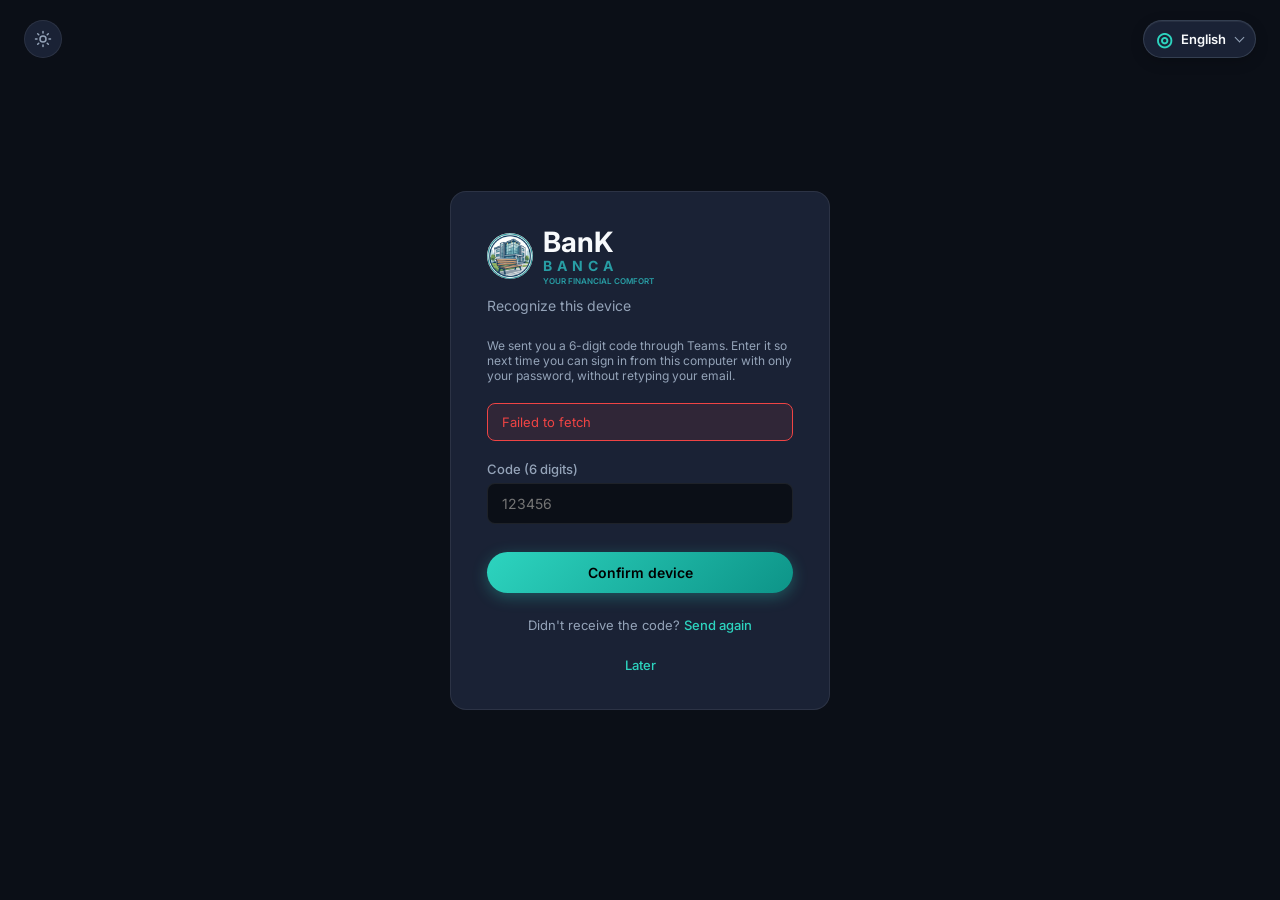
<file: frontend/enroll-device.html>
<!DOCTYPE html>
<html lang="en" data-i18n-title="enrollment.title">
<head>
    <script>try { if (localStorage.getItem('bank_preferred_language') && localStorage.getItem('bank_preferred_language') !== 'ro') document.documentElement.classList.add('i18n-pending'); } catch (_) {}</script>
    <script>try { if (localStorage.getItem('bank_theme') === 'light') document.documentElement.setAttribute('data-theme', 'light'); } catch (_) {}</script>
    <meta charset="UTF-8">
    <meta name="viewport" content="width=device-width, initial-scale=1.0">
    <title data-i18n="enrollment.title">Verifică dispozitivul - BanK</title>
    <link href="https://fonts.googleapis.com/css2?family=Inter:wght@400;500;600;700&display=swap" rel="stylesheet">
    <link rel="stylesheet" href="style.css">
</head>
<body class="auth-body">
    <div class="auth-page">
        <div class="auth-card">
            <div class="logo">
                <img class="logo-mark" src="static/bank-mark.jpg" alt="">
                <span class="logo-text">
                    <span class="logo-name">BanK</span>
                    <span class="logo-bank">BANCA</span>
                    <span class="logo-tagline" data-i18n="brand.tagline">CONFORTUL TAU FINANCIAR</span>
                </span>
            </div>
            <p class="auth-subtitle" data-i18n="enrollment.heading">Recunoaște acest dispozitiv</p>
            <p class="field-hint" style="margin-bottom: 20px;">
                <span data-i18n="enrollment.description">Ți-am trimis un cod de 6 cifre prin Teams. Introdu-l ca data viitoare să poți intra de pe acest calculator doar cu parola, fără să retastezi emailul.</span>
            </p>

            <div class="auth-error" id="enroll-error" hidden></div>

            <form id="enroll-form">
                <label class="field-label" for="enroll-code" data-i18n="recovery.code_label">Cod (6 cifre)</label>
                <input class="field-input" type="text" id="enroll-code" required inputmode="numeric" pattern="\d{6}" maxlength="6" placeholder="123456" autocomplete="one-time-code">

                <button class="btn btn-primary auth-submit" type="submit" data-i18n="enrollment.confirm">Confirmă dispozitivul</button>
            </form>

            <p class="auth-switch">
                <span data-i18n="recovery.resend_prompt">Nu a venit codul?</span> <a href="#" id="resend-code-link" data-i18n="recovery.resend">Trimite din nou</a>
            </p>
            <p class="auth-switch"><a href="index.html" data-i18n="enrollment.later">Mai târziu</a></p>
        </div>
    </div>

    <script src="api.js"></script>
    <script src="language.js"></script>
    <script src="theme.js"></script>
    <script>
        const errorEl = document.getElementById('enroll-error');

        async function requestCode() {
            try {
                await apiFetch('/trusted-devices/enroll/request', { method: 'POST' });
            } catch (err) {
                errorEl.textContent = err.message;
                errorEl.hidden = false;
            }
        }

        // Fires automatically on load - the user already has a session
        // (they just registered), so there's nothing to type before the
        // first code is sent.
        requestCode();

        document.getElementById('resend-code-link').addEventListener('click', (event) => {
            event.preventDefault();
            errorEl.hidden = true;
            requestCode();
        });

        document.getElementById('enroll-form').addEventListener('submit', async (event) => {
            event.preventDefault();
            errorEl.hidden = true;
            try {
                await apiFetch('/trusted-devices/enroll/verify', {
                    method: 'POST',
                    body: JSON.stringify({ code: document.getElementById('enroll-code').value }),
                });
                window.location.href = 'index.html';
            } catch (err) {
                errorEl.textContent = err.message;
                errorEl.hidden = false;
            }
        });
    </script>
</body>
</html>
</file>
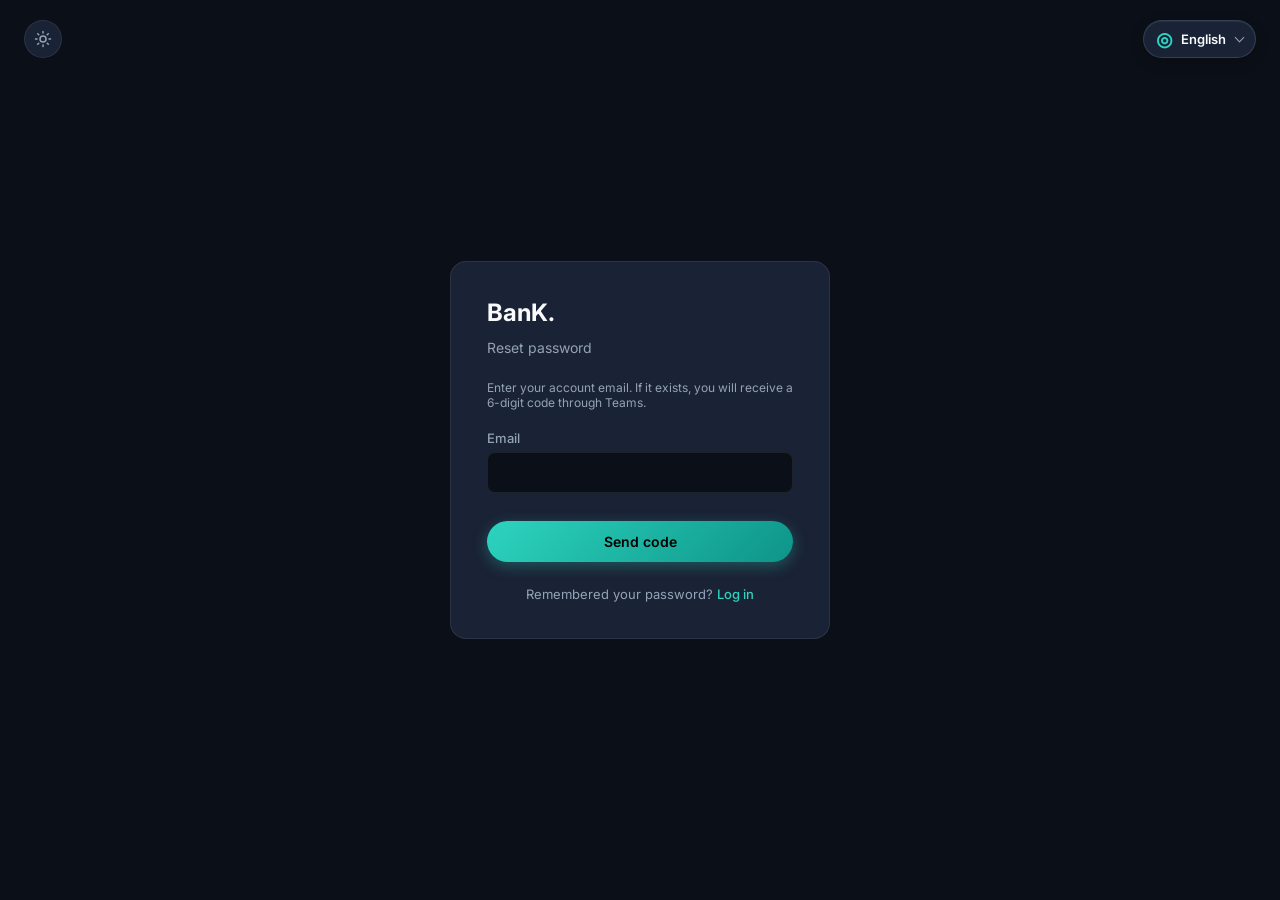
<file: frontend/forgot-password.html>
<!DOCTYPE html>
<html lang="en" data-i18n-title="recovery.title">
<head>
    <script>try { if (localStorage.getItem('bank_preferred_language') && localStorage.getItem('bank_preferred_language') !== 'ro') document.documentElement.classList.add('i18n-pending'); } catch (_) {}</script>
    <script>try { if (localStorage.getItem('bank_theme') === 'light') document.documentElement.setAttribute('data-theme', 'light'); } catch (_) {}</script>
    <meta charset="UTF-8">
    <meta name="viewport" content="width=device-width, initial-scale=1.0">
    <title data-i18n="recovery.title">Resetare parolă - BanK</title>
    <link href="https://fonts.googleapis.com/css2?family=Inter:wght@400;500;600;700&display=swap" rel="stylesheet">
    <link rel="stylesheet" href="style.css">
</head>
<body class="auth-body">
    <div class="auth-page">
        <div class="auth-card">
            <div class="logo"><h2>BanK.</h2></div>
            <p class="auth-subtitle" data-i18n="recovery.heading">Resetare parolă</p>

            <!-- Step 1: request a code -->
            <div id="request-step">
                <p class="field-hint" style="margin-bottom: 20px;">
                    <span data-i18n="recovery.request_hint">Introdu adresa de email a contului. Dacă există, primești un cod de 6 cifre prin Teams.</span>
                </p>

                <div class="auth-error" id="request-error" hidden></div>

                <form id="request-form">
                    <label class="field-label" for="request-email" data-i18n="common.Email">Email</label>
                    <input class="field-input" type="email" id="request-email" required autocomplete="email">

                    <button class="btn btn-primary auth-submit" type="submit" data-i18n="common.Trimite codul">Trimite codul</button>
                </form>
            </div>

            <!-- Step 2: verify the code alone, before showing any password field -->
            <div id="verify-step" hidden>
                <div class="auth-success" id="request-success">
                    <span data-i18n="recovery.code_sent">Dacă adresa există, un cod a fost trimis prin Teams.</span>
                </div>

                <div class="auth-error" id="verify-error" hidden></div>

                <form id="verify-form">
                    <label class="field-label" for="verify-code" data-i18n="recovery.code_label">Cod (6 cifre)</label>
                    <input class="field-input" type="text" id="verify-code" required inputmode="numeric" pattern="\d{6}" maxlength="6" placeholder="123456" autocomplete="one-time-code">

                    <button class="btn btn-primary auth-submit" type="submit" data-i18n="common.Verifică codul">Verifică codul</button>
                </form>

                <p class="auth-switch">
                    <span data-i18n="recovery.resend_prompt">Nu a venit codul?</span> <a href="#" id="resend-code-link" data-i18n="recovery.resend">Trimite din nou</a>
                </p>
            </div>

            <!-- Step 3: only reachable after the code above was confirmed valid -->
            <div id="password-step" hidden>
                <div class="auth-success" data-i18n="recovery.code_confirmed">Cod confirmat. Alege o parolă nouă.</div>

                <div class="auth-error" id="password-error" hidden></div>

                <form id="password-form">
                    <label class="field-label" for="new-password" data-i18n="common.Parolă nouă">Parolă nouă</label>
                    <div class="password-field-wrapper">
                        <input class="field-input" type="password" id="new-password" minlength="8" required autocomplete="new-password">
                        <button type="button" class="password-toggle-btn" data-target="new-password" tabindex="-1" aria-label="Arată parola" data-i18n-aria-label="profile.show_password"><i data-lucide="eye"></i></button>
                    </div>
                    <p class="field-hint" data-i18n="common.At least 8 characters">Cel puțin 8 caractere</p>

                    <label class="field-label" for="new-password-confirm" data-i18n="recovery.confirm_password">Confirmă parola nouă</label>
                    <div class="password-field-wrapper">
                        <input class="field-input" type="password" id="new-password-confirm" minlength="8" required autocomplete="new-password">
                        <button type="button" class="password-toggle-btn" data-target="new-password-confirm" tabindex="-1" aria-label="Arată parola" data-i18n-aria-label="profile.show_password"><i data-lucide="eye"></i></button>
                    </div>

                    <button class="btn btn-primary auth-submit" type="submit" data-i18n="recovery.submit">Resetează parola</button>
                </form>
            </div>

            <p class="auth-switch"><span data-i18n="recovery.remembered">Ți-ai amintit parola?</span> <a href="login.html" data-i18n="common.Log in">Log in</a></p>
        </div>
    </div>

    <script src="api.js"></script>
    <script src="language.js"></script>
    <script src="theme.js"></script>
    <script>
        const requestStep = document.getElementById('request-step');
        const verifyStep = document.getElementById('verify-step');
        const passwordStep = document.getElementById('password-step');

        const requestForm = document.getElementById('request-form');
        const requestError = document.getElementById('request-error');
        const verifyForm = document.getElementById('verify-form');
        const verifyError = document.getElementById('verify-error');
        const passwordForm = document.getElementById('password-form');
        const passwordError = document.getElementById('password-error');

        let submittedEmail = '';
        let verifiedCode = '';

        // Comodul (register.html) links here with ?email=... when a
        // registration attempt hits an existing account, so the user
        // doesn't have to retype what they just typed in the chat.
        const prefillEmail = new URLSearchParams(window.location.search).get('email');
        if (prefillEmail) {
            document.getElementById('request-email').value = prefillEmail;
        }

        function showStep(step) {
            requestStep.hidden = step !== 'request';
            verifyStep.hidden = step !== 'verify';
            passwordStep.hidden = step !== 'password';
        }

        async function requestCode(email) {
            await apiFetch('/auth/forgot-password', {
                method: 'POST',
                body: JSON.stringify({ email }),
            });
            submittedEmail = email;
            showStep('verify');
        }

        requestForm.addEventListener('submit', async (event) => {
            event.preventDefault();
            requestError.hidden = true;
            try {
                await requestCode(document.getElementById('request-email').value);
            } catch (err) {
                requestError.textContent = err.message;
                requestError.hidden = false;
            }
        });

        document.getElementById('resend-code-link').addEventListener('click', async (event) => {
            event.preventDefault();
            verifyError.hidden = true;
            try {
                await requestCode(submittedEmail);
            } catch (err) {
                verifyError.textContent = err.message;
                verifyError.hidden = false;
            }
        });

        // Step 2: verify the code alone - the backend checks it but does not
        // consume it, so the password form only appears once this succeeds.
        verifyForm.addEventListener('submit', async (event) => {
            event.preventDefault();
            verifyError.hidden = true;
            const code = document.getElementById('verify-code').value;
            try {
                await apiFetch('/auth/verify-reset-code', {
                    method: 'POST',
                    body: JSON.stringify({ email: submittedEmail, code }),
                });
                verifiedCode = code;
                showStep('password');
            } catch (err) {
                verifyError.textContent = err.message;
                verifyError.hidden = false;
            }
        });

        // Step 3: actually consume the code and set the new password.
        passwordForm.addEventListener('submit', async (event) => {
            event.preventDefault();
            passwordError.hidden = true;

            const newPassword = document.getElementById('new-password').value;
            const confirmPassword = document.getElementById('new-password-confirm').value;
            if (newPassword !== confirmPassword) {
                passwordError.textContent = t('recovery.password_mismatch', 'Parolele nu coincid.');
                passwordError.hidden = false;
                return;
            }

            try {
                await apiFetch('/auth/reset-password', {
                    method: 'POST',
                    body: JSON.stringify({
                        email: submittedEmail,
                        code: verifiedCode,
                        new_password: newPassword,
                    }),
                });
                window.location.href = 'login.html';
            } catch (err) {
                passwordError.textContent = err.message;
                passwordError.hidden = false;
            }
        });
    </script>
</body>
</html>
</file>
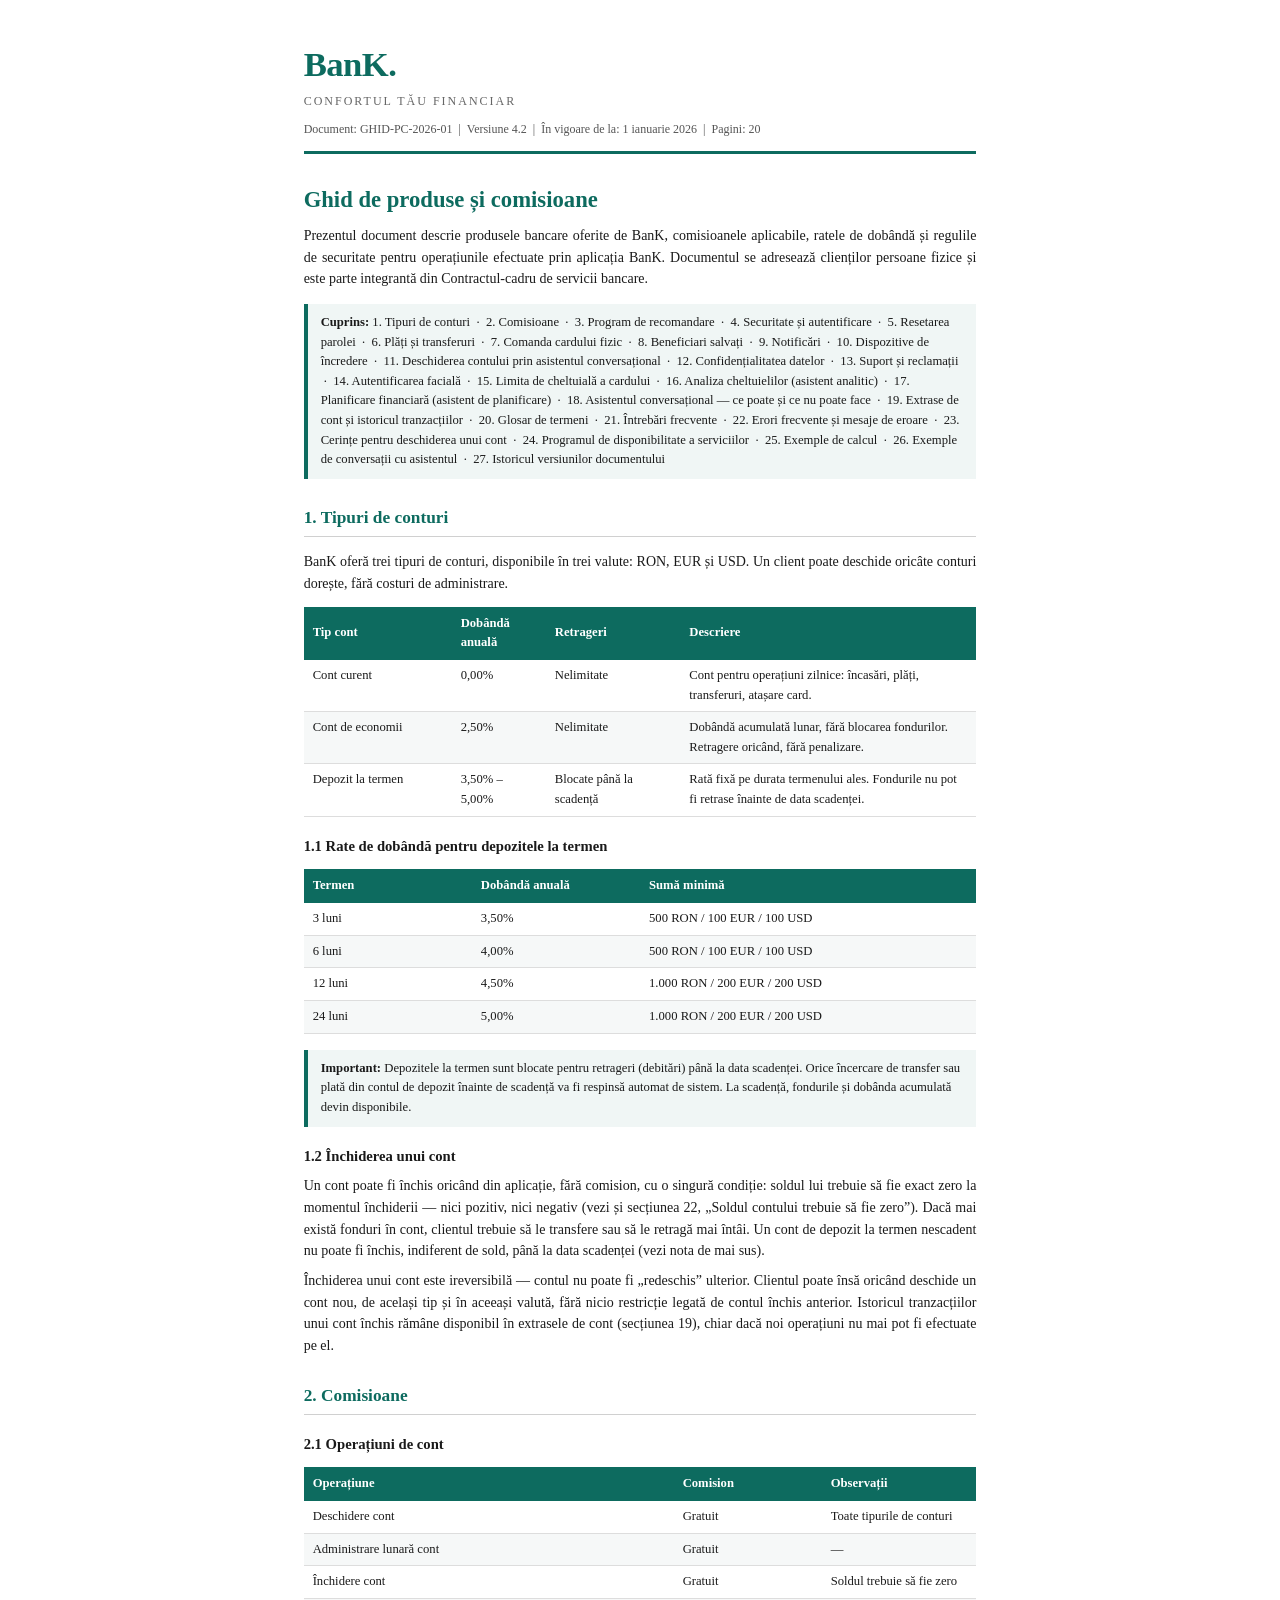
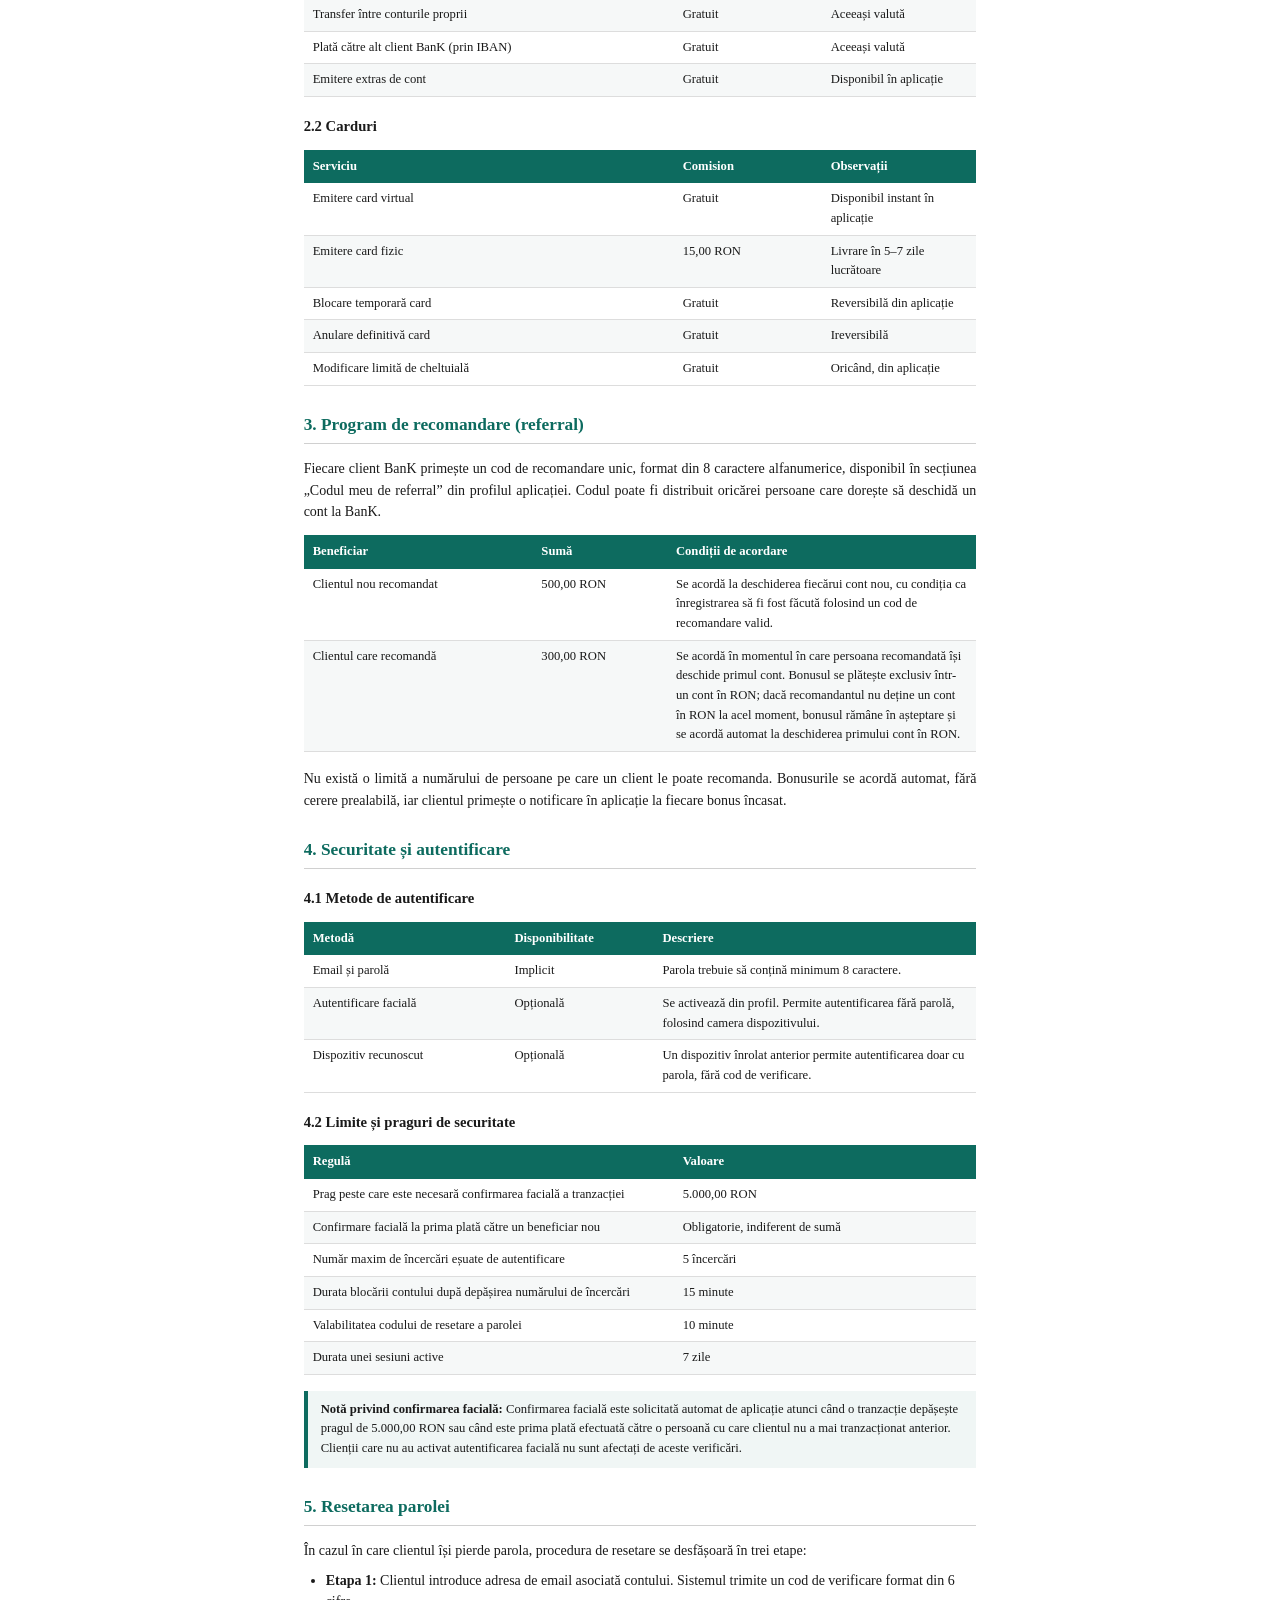
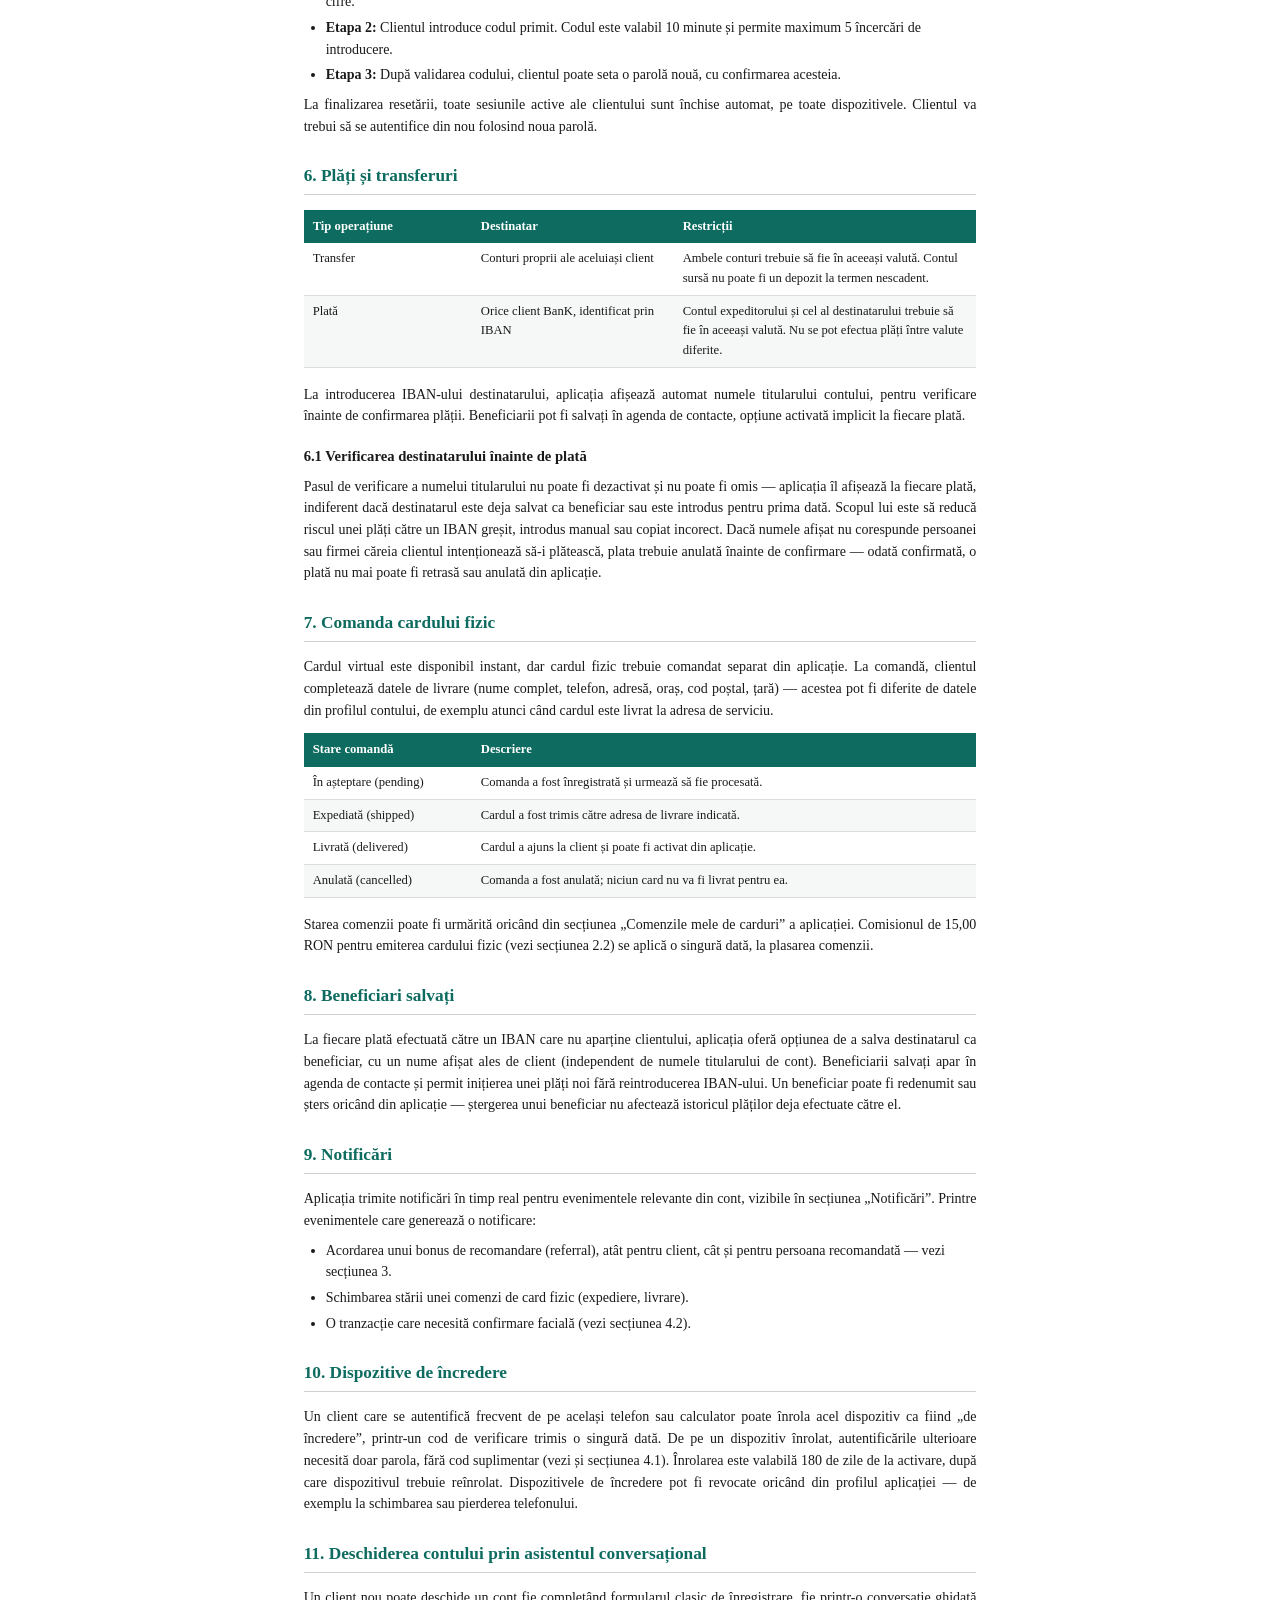
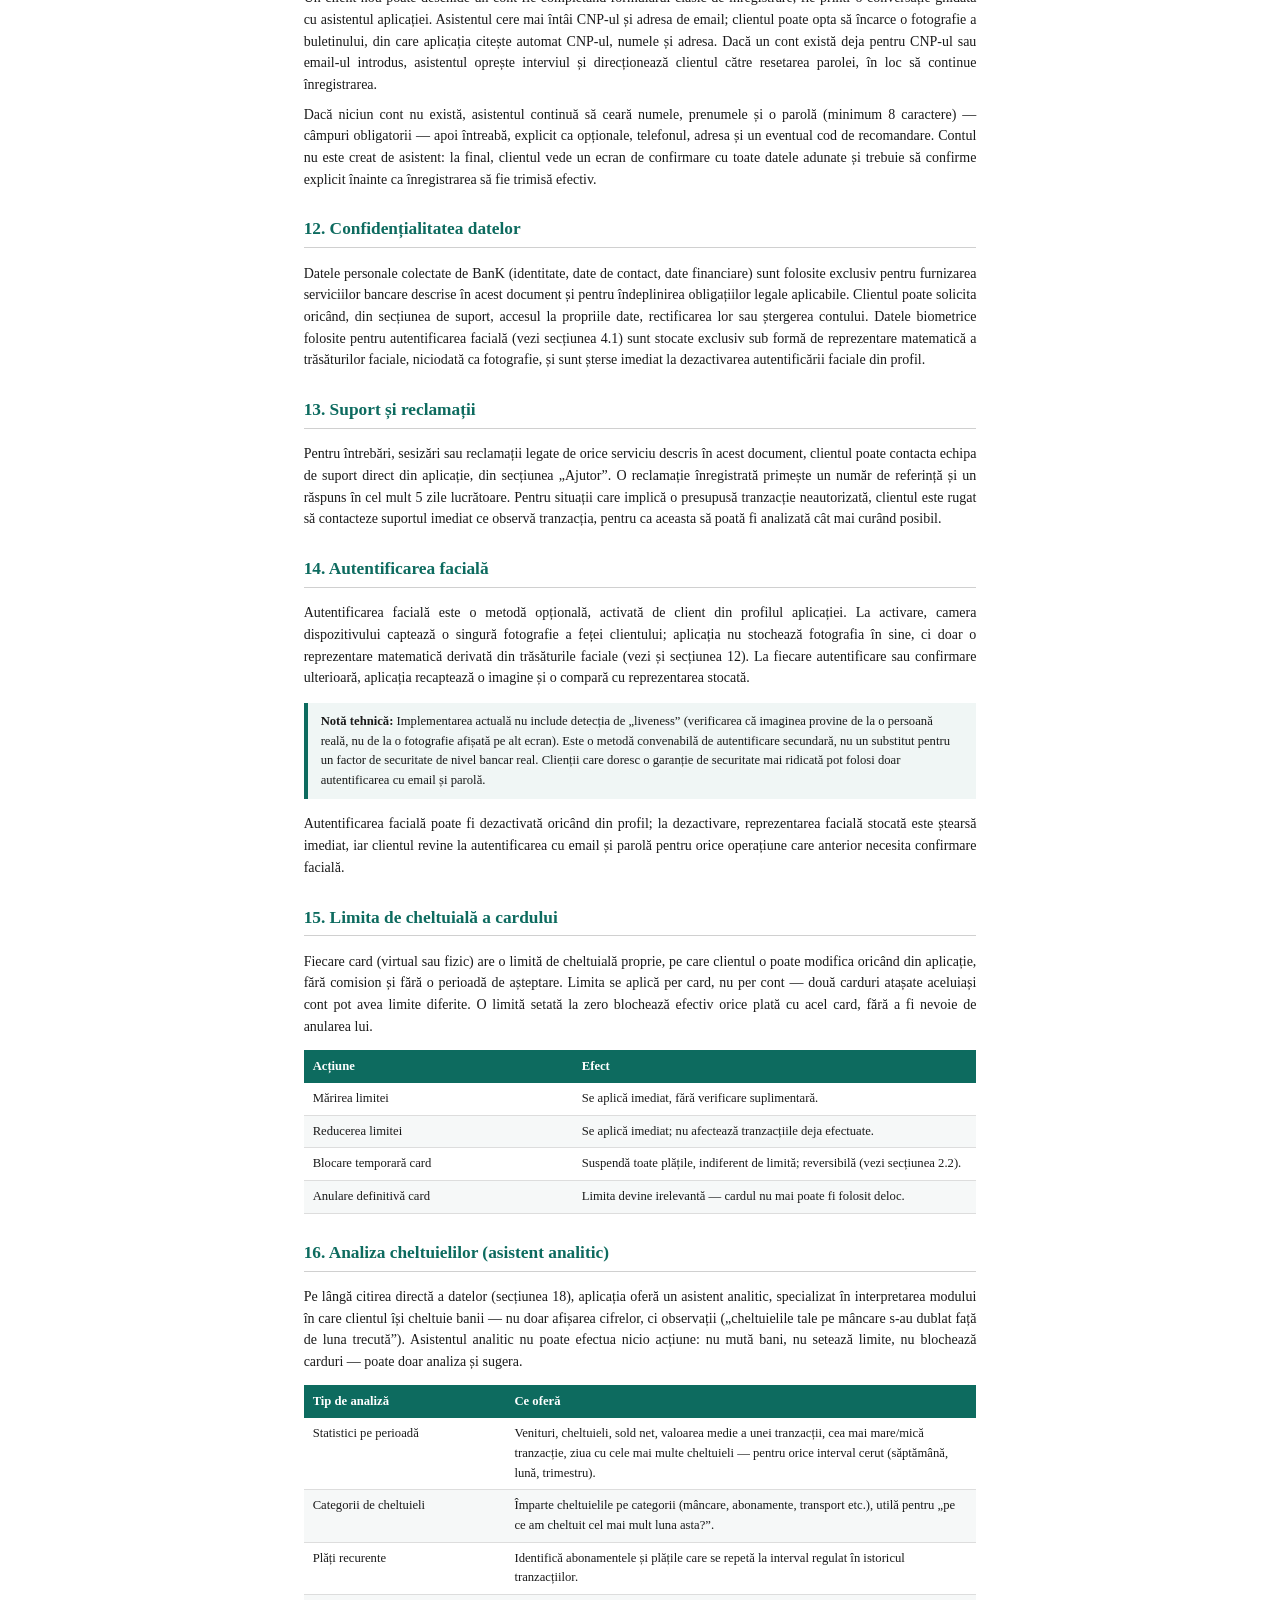
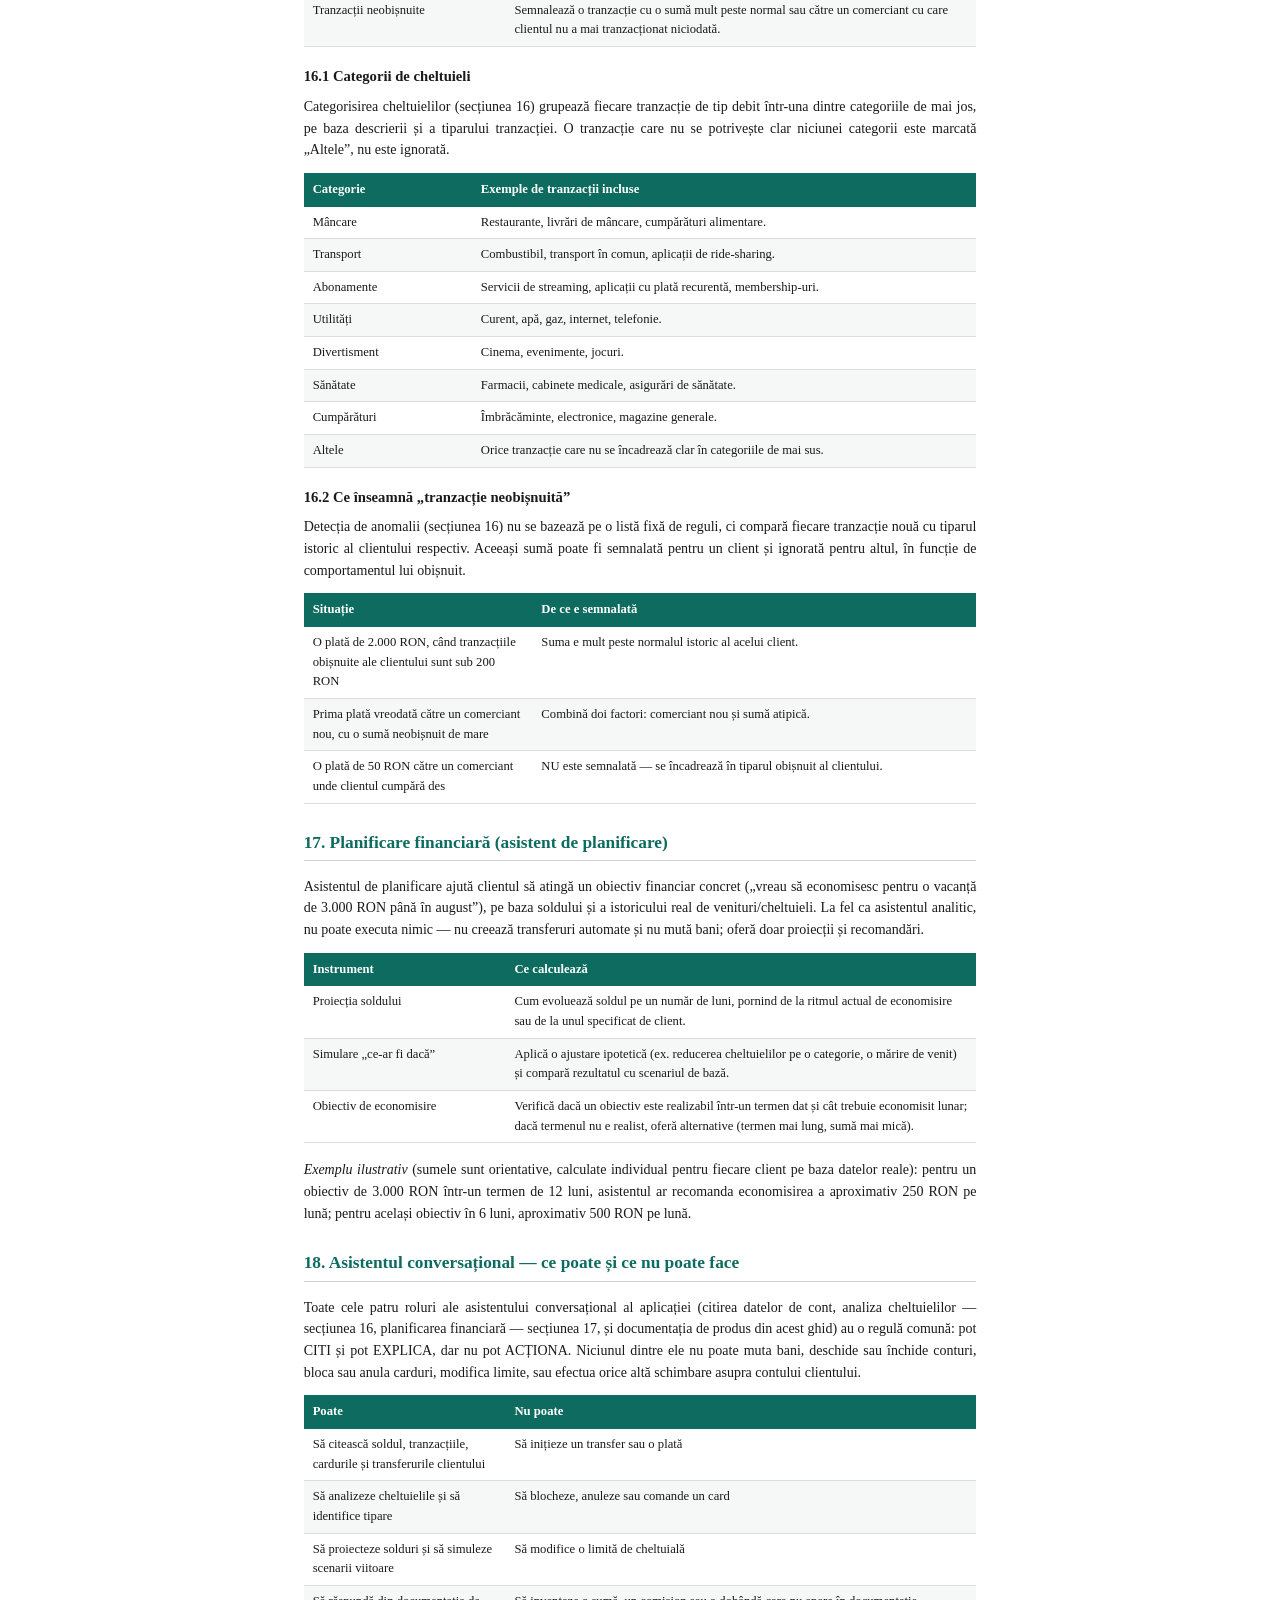
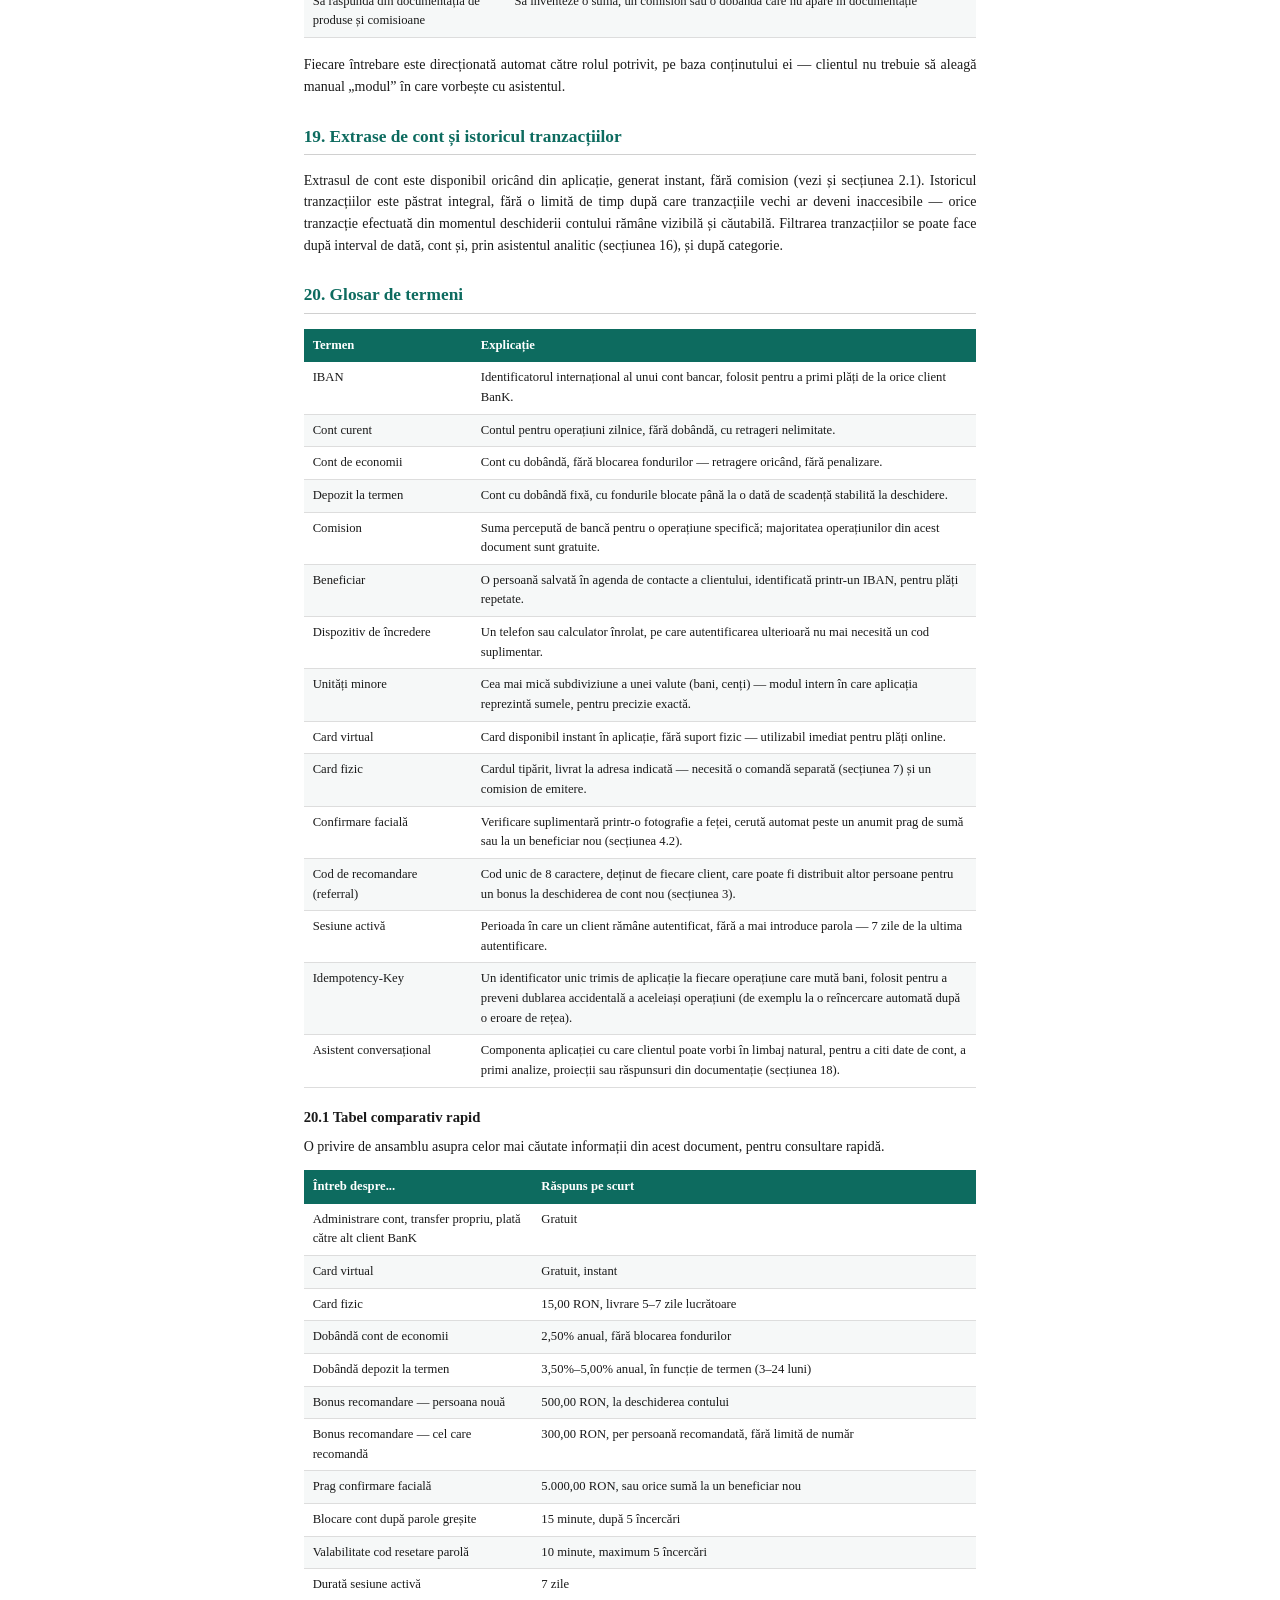
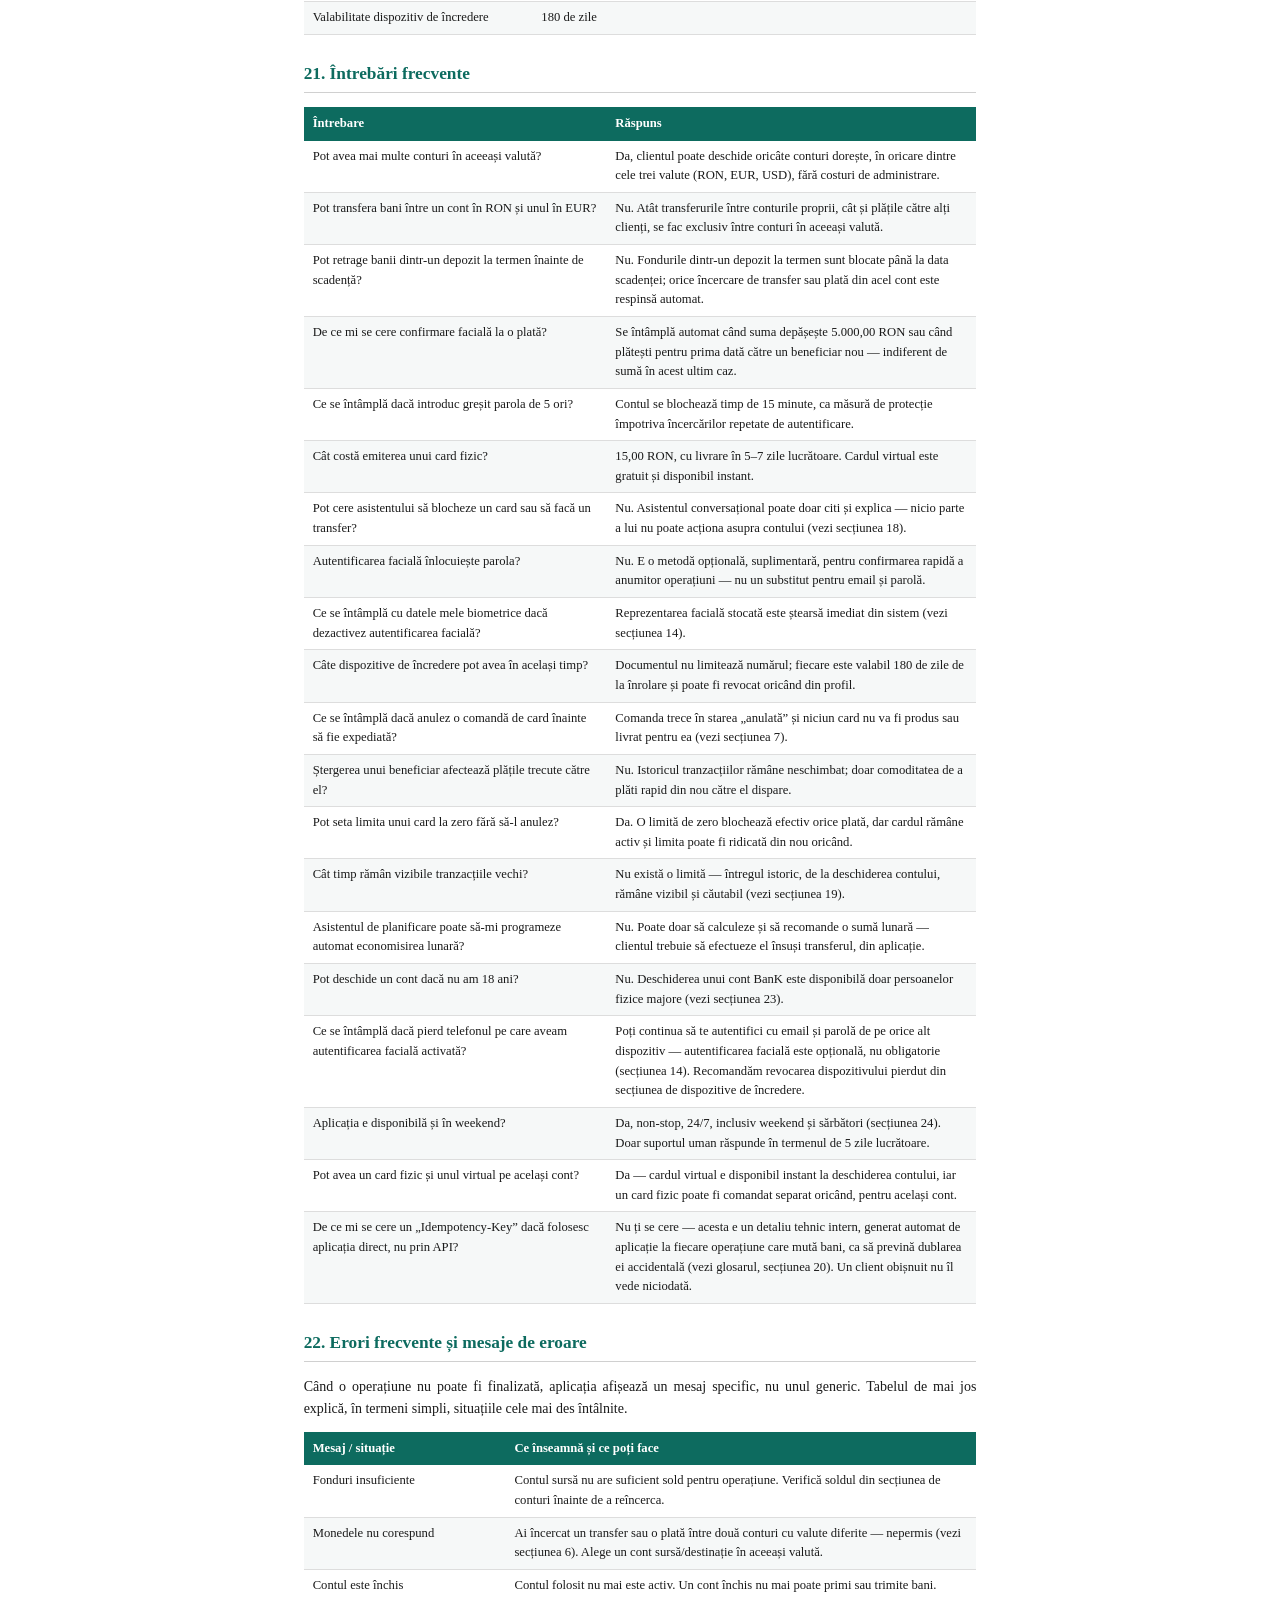
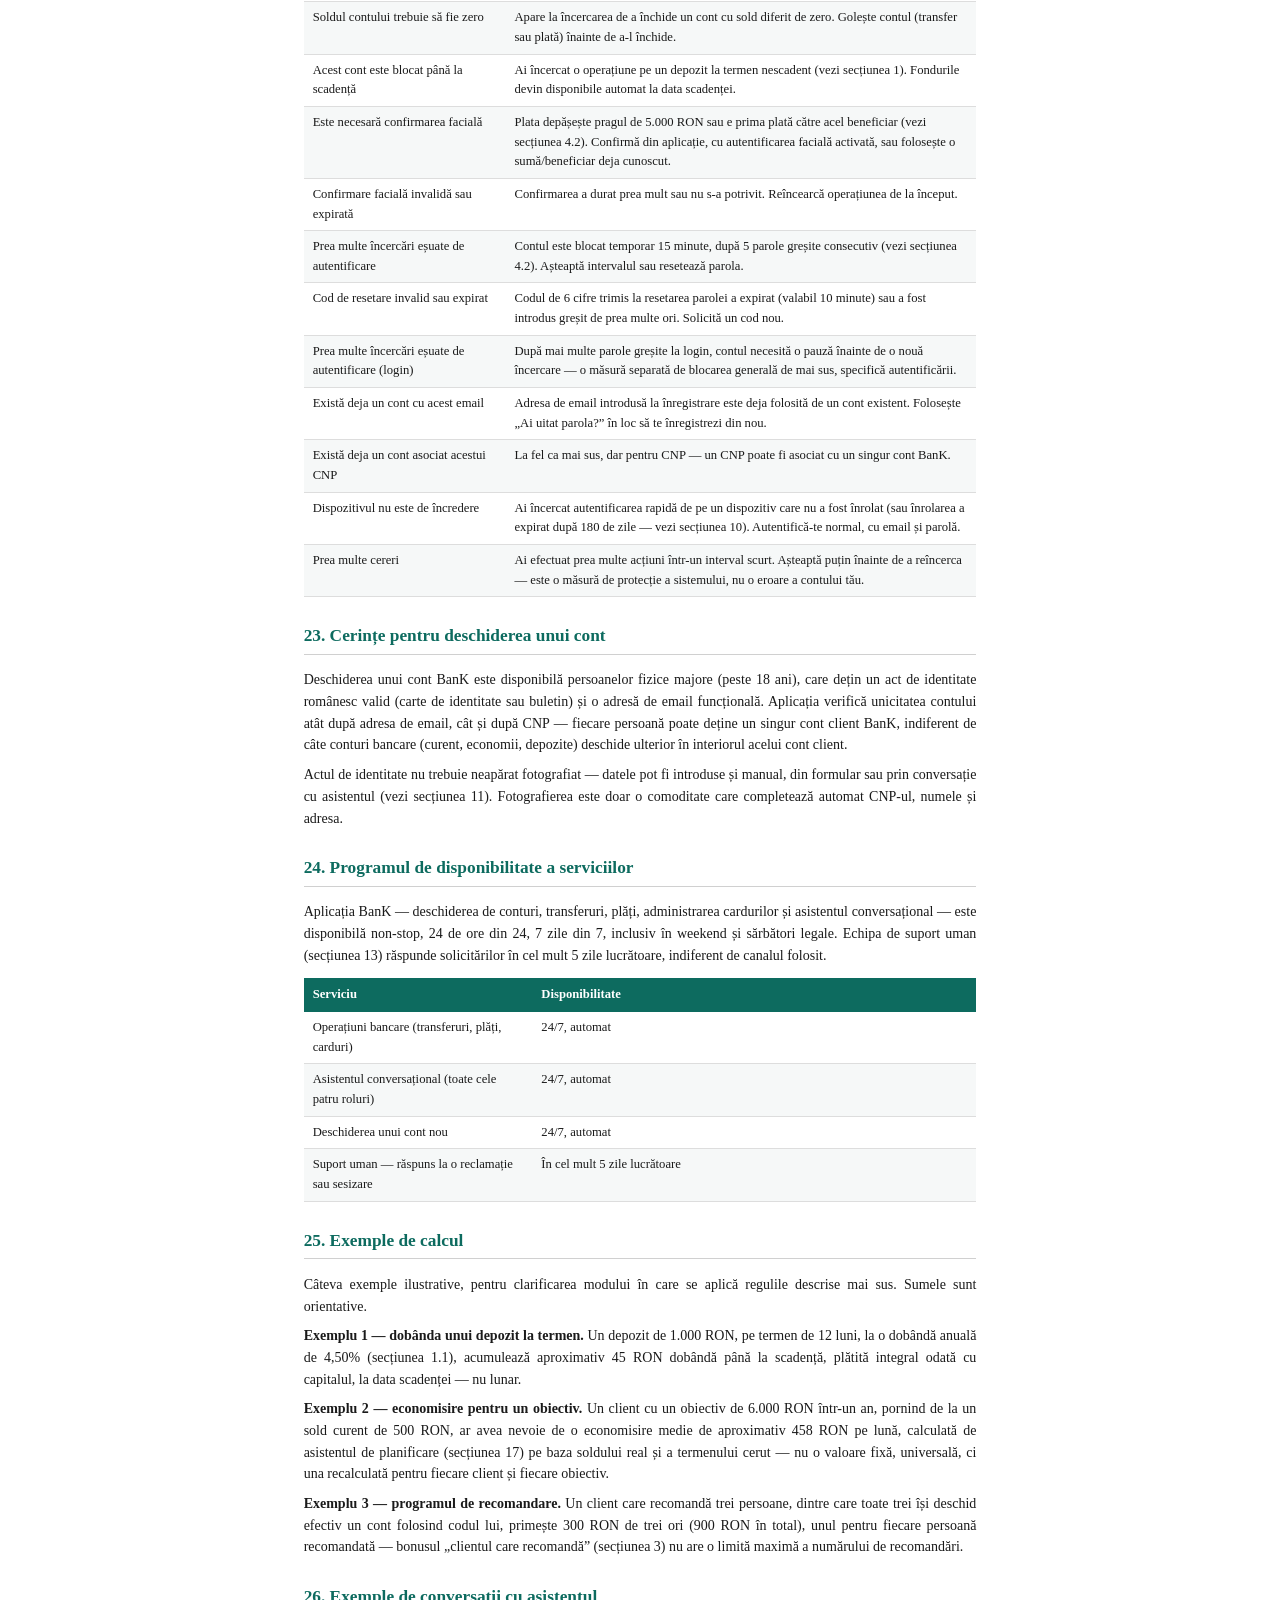
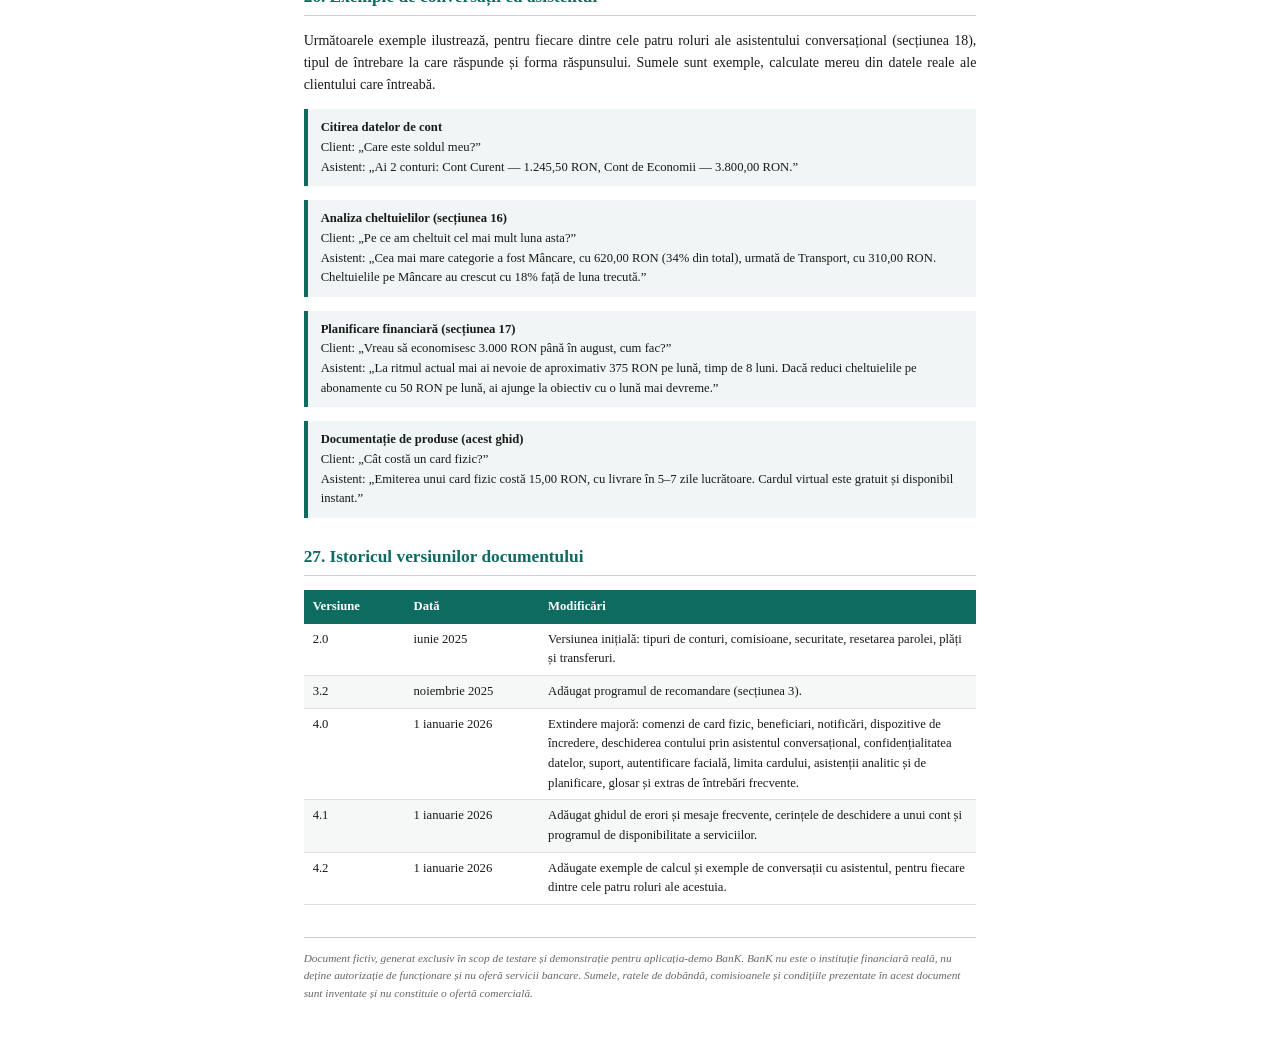
<file: backend/knowledge_base/ghid-produse-si-comisioane.html>
<!DOCTYPE html>
<html lang="ro">
<head>
<meta charset="UTF-8">
<title>BanK - Ghid de produse și comisioane</title>
<style>
    /* Print-first: this file exists to be exported as a PDF (Ctrl+P >
       "Save as PDF") and fed to Azure Document Intelligence as RAG source
       material. Tables are deliberate - prebuilt-layout extracts them as
       structured rows/columns, which chunk far better than prose. */
    @page {
        size: A4;
        margin: 18mm 16mm;
    }

    body {
        font-family: Georgia, "Times New Roman", serif;
        font-size: 10.5pt;
        line-height: 1.55;
        color: #1a1a1a;
        max-width: 178mm;
        margin: 0 auto;
        padding: 10mm;
    }

    header.doc-header {
        border-bottom: 3px solid #0d6b5f;
        padding-bottom: 12px;
        margin-bottom: 28px;
    }

    .brand {
        font-size: 26pt;
        font-weight: bold;
        color: #0d6b5f;
        letter-spacing: -0.5px;
    }

    .brand-sub {
        font-size: 9pt;
        letter-spacing: 2px;
        color: #666;
        text-transform: uppercase;
    }

    .doc-meta {
        margin-top: 10px;
        font-size: 9pt;
        color: #555;
    }

    h1 {
        font-size: 17pt;
        color: #0d6b5f;
        margin: 0 0 4px 0;
    }

    h2 {
        font-size: 13pt;
        color: #0d6b5f;
        border-bottom: 1px solid #d0d0d0;
        padding-bottom: 4px;
        margin-top: 26px;
        page-break-after: avoid;
    }

    h3 {
        font-size: 11pt;
        margin-top: 18px;
        margin-bottom: 6px;
        page-break-after: avoid;
    }

    p { margin: 8px 0; text-align: justify; }

    table {
        width: 100%;
        border-collapse: collapse;
        margin: 12px 0 16px 0;
        font-size: 9.5pt;
        page-break-inside: avoid;
    }

    th {
        background-color: #0d6b5f;
        color: #fff;
        text-align: left;
        padding: 7px 9px;
        font-weight: bold;
    }

    td {
        padding: 6px 9px;
        border-bottom: 1px solid #ddd;
        vertical-align: top;
    }

    tr:nth-child(even) td { background-color: #f6f8f8; }

    .note {
        background-color: #f0f6f5;
        border-left: 4px solid #0d6b5f;
        padding: 9px 13px;
        margin: 14px 0;
        font-size: 9.5pt;
        page-break-inside: avoid;
    }

    .disclaimer {
        margin-top: 32px;
        padding-top: 12px;
        border-top: 1px solid #ccc;
        font-size: 8.5pt;
        color: #666;
        font-style: italic;
    }

    ul { margin: 8px 0; padding-left: 22px; }
    li { margin: 4px 0; }

    .page-break { page-break-before: always; }
</style>
</head>
<body>

<header class="doc-header">
    <div class="brand">BanK.</div>
    <div class="brand-sub">Confortul tău financiar</div>
    <div class="doc-meta">
        Document: GHID-PC-2026-01 &nbsp;|&nbsp; Versiune 4.2 &nbsp;|&nbsp;
        În vigoare de la: 1 ianuarie 2026 &nbsp;|&nbsp; Pagini: 20
    </div>
</header>

<h1>Ghid de produse și comisioane</h1>
<p>
    Prezentul document descrie produsele bancare oferite de BanK, comisioanele
    aplicabile, ratele de dobândă și regulile de securitate pentru operațiunile
    efectuate prin aplicația BanK. Documentul se adresează clienților persoane
    fizice și este parte integrantă din Contractul-cadru de servicii bancare.
</p>

<div class="note">
    <strong>Cuprins:</strong> 1. Tipuri de conturi &nbsp;·&nbsp; 2. Comisioane
    &nbsp;·&nbsp; 3. Program de recomandare &nbsp;·&nbsp; 4. Securitate și
    autentificare &nbsp;·&nbsp; 5. Resetarea parolei &nbsp;·&nbsp; 6. Plăți și
    transferuri &nbsp;·&nbsp; 7. Comanda cardului fizic &nbsp;·&nbsp;
    8. Beneficiari salvați &nbsp;·&nbsp; 9. Notificări &nbsp;·&nbsp;
    10. Dispozitive de încredere &nbsp;·&nbsp; 11. Deschiderea contului prin
    asistentul conversațional &nbsp;·&nbsp; 12. Confidențialitatea datelor
    &nbsp;·&nbsp; 13. Suport și reclamații &nbsp;·&nbsp; 14. Autentificarea
    facială &nbsp;·&nbsp; 15. Limita de cheltuială a cardului &nbsp;·&nbsp;
    16. Analiza cheltuielilor (asistent analitic) &nbsp;·&nbsp;
    17. Planificare financiară (asistent de planificare) &nbsp;·&nbsp;
    18. Asistentul conversațional — ce poate și ce nu poate face &nbsp;·&nbsp;
    19. Extrase de cont și istoricul tranzacțiilor &nbsp;·&nbsp;
    20. Glosar de termeni &nbsp;·&nbsp; 21. Întrebări frecvente &nbsp;·&nbsp;
    22. Erori frecvente și mesaje de eroare &nbsp;·&nbsp;
    23. Cerințe pentru deschiderea unui cont &nbsp;·&nbsp;
    24. Programul de disponibilitate a serviciilor &nbsp;·&nbsp;
    25. Exemple de calcul &nbsp;·&nbsp; 26. Exemple de conversații cu
    asistentul &nbsp;·&nbsp; 27. Istoricul versiunilor documentului
</div>

<h2>1. Tipuri de conturi</h2>

<p>
    BanK oferă trei tipuri de conturi, disponibile în trei valute: RON, EUR și
    USD. Un client poate deschide oricâte conturi dorește, fără costuri de
    administrare.
</p>

<table>
    <thead>
        <tr>
            <th style="width: 22%">Tip cont</th>
            <th style="width: 14%">Dobândă anuală</th>
            <th style="width: 20%">Retrageri</th>
            <th>Descriere</th>
        </tr>
    </thead>
    <tbody>
        <tr>
            <td>Cont curent</td>
            <td>0,00%</td>
            <td>Nelimitate</td>
            <td>Cont pentru operațiuni zilnice: încasări, plăți, transferuri, atașare card.</td>
        </tr>
        <tr>
            <td>Cont de economii</td>
            <td>2,50%</td>
            <td>Nelimitate</td>
            <td>Dobândă acumulată lunar, fără blocarea fondurilor. Retragere oricând, fără penalizare.</td>
        </tr>
        <tr>
            <td>Depozit la termen</td>
            <td>3,50% – 5,00%</td>
            <td>Blocate până la scadență</td>
            <td>Rată fixă pe durata termenului ales. Fondurile nu pot fi retrase înainte de data scadenței.</td>
        </tr>
    </tbody>
</table>

<h3>1.1 Rate de dobândă pentru depozitele la termen</h3>

<table>
    <thead>
        <tr>
            <th style="width: 25%">Termen</th>
            <th style="width: 25%">Dobândă anuală</th>
            <th>Sumă minimă</th>
        </tr>
    </thead>
    <tbody>
        <tr><td>3 luni</td><td>3,50%</td><td>500 RON / 100 EUR / 100 USD</td></tr>
        <tr><td>6 luni</td><td>4,00%</td><td>500 RON / 100 EUR / 100 USD</td></tr>
        <tr><td>12 luni</td><td>4,50%</td><td>1.000 RON / 200 EUR / 200 USD</td></tr>
        <tr><td>24 luni</td><td>5,00%</td><td>1.000 RON / 200 EUR / 200 USD</td></tr>
    </tbody>
</table>

<div class="note">
    <strong>Important:</strong> Depozitele la termen sunt blocate pentru
    retrageri (debitări) până la data scadenței. Orice încercare de transfer
    sau plată din contul de depozit înainte de scadență va fi respinsă automat
    de sistem. La scadență, fondurile și dobânda acumulată devin disponibile.
</div>

<h3>1.2 Închiderea unui cont</h3>

<p>
    Un cont poate fi închis oricând din aplicație, fără comision, cu o singură
    condiție: soldul lui trebuie să fie exact zero la momentul închiderii —
    nici pozitiv, nici negativ (vezi și secțiunea 22, „Soldul contului trebuie
    să fie zero”). Dacă mai există fonduri în cont, clientul trebuie să le
    transfere sau să le retragă mai întâi. Un cont de depozit la termen
    nescadent nu poate fi închis, indiferent de sold, până la data scadenței
    (vezi nota de mai sus).
</p>

<p>
    Închiderea unui cont este ireversibilă — contul nu poate fi „redeschis”
    ulterior. Clientul poate însă oricând deschide un cont nou, de același tip
    și în aceeași valută, fără nicio restricție legată de contul închis
    anterior. Istoricul tranzacțiilor unui cont închis rămâne disponibil în
    extrasele de cont (secțiunea 19), chiar dacă noi operațiuni nu mai pot fi
    efectuate pe el.
</p>

<h2>2. Comisioane</h2>

<h3>2.1 Operațiuni de cont</h3>

<table>
    <thead>
        <tr>
            <th style="width: 55%">Operațiune</th>
            <th style="width: 22%">Comision</th>
            <th>Observații</th>
        </tr>
    </thead>
    <tbody>
        <tr><td>Deschidere cont</td><td>Gratuit</td><td>Toate tipurile de conturi</td></tr>
        <tr><td>Administrare lunară cont</td><td>Gratuit</td><td>—</td></tr>
        <tr><td>Închidere cont</td><td>Gratuit</td><td>Soldul trebuie să fie zero</td></tr>
        <tr><td>Transfer între conturile proprii</td><td>Gratuit</td><td>Aceeași valută</td></tr>
        <tr><td>Plată către alt client BanK (prin IBAN)</td><td>Gratuit</td><td>Aceeași valută</td></tr>
        <tr><td>Emitere extras de cont</td><td>Gratuit</td><td>Disponibil în aplicație</td></tr>
    </tbody>
</table>

<h3>2.2 Carduri</h3>

<table>
    <thead>
        <tr>
            <th style="width: 55%">Serviciu</th>
            <th style="width: 22%">Comision</th>
            <th>Observații</th>
        </tr>
    </thead>
    <tbody>
        <tr><td>Emitere card virtual</td><td>Gratuit</td><td>Disponibil instant în aplicație</td></tr>
        <tr><td>Emitere card fizic</td><td>15,00 RON</td><td>Livrare în 5–7 zile lucrătoare</td></tr>
        <tr><td>Blocare temporară card</td><td>Gratuit</td><td>Reversibilă din aplicație</td></tr>
        <tr><td>Anulare definitivă card</td><td>Gratuit</td><td>Ireversibilă</td></tr>
        <tr><td>Modificare limită de cheltuială</td><td>Gratuit</td><td>Oricând, din aplicație</td></tr>
    </tbody>
</table>

<div class="page-break"></div>

<h2>3. Program de recomandare (referral)</h2>

<p>
    Fiecare client BanK primește un cod de recomandare unic, format din 8
    caractere alfanumerice, disponibil în secțiunea „Codul meu de referral”
    din profilul aplicației. Codul poate fi distribuit oricărei persoane care
    dorește să deschidă un cont la BanK.
</p>

<table>
    <thead>
        <tr>
            <th style="width: 34%">Beneficiar</th>
            <th style="width: 20%">Sumă</th>
            <th>Condiții de acordare</th>
        </tr>
    </thead>
    <tbody>
        <tr>
            <td>Clientul nou recomandat</td>
            <td>500,00 RON</td>
            <td>
                Se acordă la deschiderea fiecărui cont nou, cu condiția ca
                înregistrarea să fi fost făcută folosind un cod de recomandare
                valid.
            </td>
        </tr>
        <tr>
            <td>Clientul care recomandă</td>
            <td>300,00 RON</td>
            <td>
                Se acordă în momentul în care persoana recomandată își deschide
                primul cont. Bonusul se plătește exclusiv într-un cont în RON;
                dacă recomandantul nu deține un cont în RON la acel moment,
                bonusul rămâne în așteptare și se acordă automat la deschiderea
                primului cont în RON.
            </td>
        </tr>
    </tbody>
</table>

<p>
    Nu există o limită a numărului de persoane pe care un client le poate
    recomanda. Bonusurile se acordă automat, fără cerere prealabilă, iar
    clientul primește o notificare în aplicație la fiecare bonus încasat.
</p>

<h2>4. Securitate și autentificare</h2>

<h3>4.1 Metode de autentificare</h3>

<table>
    <thead>
        <tr>
            <th style="width: 30%">Metodă</th>
            <th style="width: 22%">Disponibilitate</th>
            <th>Descriere</th>
        </tr>
    </thead>
    <tbody>
        <tr>
            <td>Email și parolă</td>
            <td>Implicit</td>
            <td>Parola trebuie să conțină minimum 8 caractere.</td>
        </tr>
        <tr>
            <td>Autentificare facială</td>
            <td>Opțională</td>
            <td>Se activează din profil. Permite autentificarea fără parolă, folosind camera dispozitivului.</td>
        </tr>
        <tr>
            <td>Dispozitiv recunoscut</td>
            <td>Opțională</td>
            <td>Un dispozitiv înrolat anterior permite autentificarea doar cu parola, fără cod de verificare.</td>
        </tr>
    </tbody>
</table>

<h3>4.2 Limite și praguri de securitate</h3>

<table>
    <thead>
        <tr>
            <th style="width: 55%">Regulă</th>
            <th>Valoare</th>
        </tr>
    </thead>
    <tbody>
        <tr>
            <td>Prag peste care este necesară confirmarea facială a tranzacției</td>
            <td>5.000,00 RON</td>
        </tr>
        <tr>
            <td>Confirmare facială la prima plată către un beneficiar nou</td>
            <td>Obligatorie, indiferent de sumă</td>
        </tr>
        <tr>
            <td>Număr maxim de încercări eșuate de autentificare</td>
            <td>5 încercări</td>
        </tr>
        <tr>
            <td>Durata blocării contului după depășirea numărului de încercări</td>
            <td>15 minute</td>
        </tr>
        <tr>
            <td>Valabilitatea codului de resetare a parolei</td>
            <td>10 minute</td>
        </tr>
        <tr>
            <td>Durata unei sesiuni active</td>
            <td>7 zile</td>
        </tr>
    </tbody>
</table>

<div class="note">
    <strong>Notă privind confirmarea facială:</strong> Confirmarea facială este
    solicitată automat de aplicație atunci când o tranzacție depășește pragul
    de 5.000,00 RON sau când este prima plată efectuată către o persoană cu
    care clientul nu a mai tranzacționat anterior. Clienții care nu au activat
    autentificarea facială nu sunt afectați de aceste verificări.
</div>

<h2>5. Resetarea parolei</h2>

<p>
    În cazul în care clientul își pierde parola, procedura de resetare se
    desfășoară în trei etape:
</p>

<ul>
    <li><strong>Etapa 1:</strong> Clientul introduce adresa de email asociată contului. Sistemul trimite un cod de verificare format din 6 cifre.</li>
    <li><strong>Etapa 2:</strong> Clientul introduce codul primit. Codul este valabil 10 minute și permite maximum 5 încercări de introducere.</li>
    <li><strong>Etapa 3:</strong> După validarea codului, clientul poate seta o parolă nouă, cu confirmarea acesteia.</li>
</ul>

<p>
    La finalizarea resetării, toate sesiunile active ale clientului sunt
    închise automat, pe toate dispozitivele. Clientul va trebui să se
    autentifice din nou folosind noua parolă.
</p>

<h2>6. Plăți și transferuri</h2>

<table>
    <thead>
        <tr>
            <th style="width: 25%">Tip operațiune</th>
            <th style="width: 30%">Destinatar</th>
            <th>Restricții</th>
        </tr>
    </thead>
    <tbody>
        <tr>
            <td>Transfer</td>
            <td>Conturi proprii ale aceluiași client</td>
            <td>Ambele conturi trebuie să fie în aceeași valută. Contul sursă nu poate fi un depozit la termen nescadent.</td>
        </tr>
        <tr>
            <td>Plată</td>
            <td>Orice client BanK, identificat prin IBAN</td>
            <td>Contul expeditorului și cel al destinatarului trebuie să fie în aceeași valută. Nu se pot efectua plăți între valute diferite.</td>
        </tr>
    </tbody>
</table>

<p>
    La introducerea IBAN-ului destinatarului, aplicația afișează automat numele
    titularului contului, pentru verificare înainte de confirmarea plății.
    Beneficiarii pot fi salvați în agenda de contacte, opțiune activată implicit
    la fiecare plată.
</p>

<h3>6.1 Verificarea destinatarului înainte de plată</h3>

<p>
    Pasul de verificare a numelui titularului nu poate fi dezactivat și nu
    poate fi omis — aplicația îl afișează la fiecare plată, indiferent dacă
    destinatarul este deja salvat ca beneficiar sau este introdus pentru prima
    dată. Scopul lui este să reducă riscul unei plăți către un IBAN greșit,
    introdus manual sau copiat incorect. Dacă numele afișat nu corespunde
    persoanei sau firmei căreia clientul intenționează să-i plătească, plata
    trebuie anulată înainte de confirmare — odată confirmată, o plată nu mai
    poate fi retrasă sau anulată din aplicație.
</p>

<div class="page-break"></div>

<h2>7. Comanda cardului fizic</h2>

<p>
    Cardul virtual este disponibil instant, dar cardul fizic trebuie comandat
    separat din aplicație. La comandă, clientul completează datele de livrare
    (nume complet, telefon, adresă, oraș, cod poștal, țară) — acestea pot fi
    diferite de datele din profilul contului, de exemplu atunci când cardul
    este livrat la adresa de serviciu.
</p>

<table>
    <thead>
        <tr>
            <th style="width: 25%">Stare comandă</th>
            <th>Descriere</th>
        </tr>
    </thead>
    <tbody>
        <tr><td>În așteptare (pending)</td><td>Comanda a fost înregistrată și urmează să fie procesată.</td></tr>
        <tr><td>Expediată (shipped)</td><td>Cardul a fost trimis către adresa de livrare indicată.</td></tr>
        <tr><td>Livrată (delivered)</td><td>Cardul a ajuns la client și poate fi activat din aplicație.</td></tr>
        <tr><td>Anulată (cancelled)</td><td>Comanda a fost anulată; niciun card nu va fi livrat pentru ea.</td></tr>
    </tbody>
</table>

<p>
    Starea comenzii poate fi urmărită oricând din secțiunea „Comenzile mele de
    carduri” a aplicației. Comisionul de 15,00 RON pentru emiterea cardului
    fizic (vezi secțiunea 2.2) se aplică o singură dată, la plasarea comenzii.
</p>

<h2>8. Beneficiari salvați</h2>

<p>
    La fiecare plată efectuată către un IBAN care nu aparține clientului,
    aplicația oferă opțiunea de a salva destinatarul ca beneficiar, cu un
    nume afișat ales de client (independent de numele titularului de cont).
    Beneficiarii salvați apar în agenda de contacte și permit inițierea unei
    plăți noi fără reintroducerea IBAN-ului. Un beneficiar poate fi redenumit
    sau șters oricând din aplicație — ștergerea unui beneficiar nu afectează
    istoricul plăților deja efectuate către el.
</p>

<h2>9. Notificări</h2>

<p>
    Aplicația trimite notificări în timp real pentru evenimentele relevante
    din cont, vizibile în secțiunea „Notificări”. Printre evenimentele care
    generează o notificare:
</p>

<ul>
    <li>Acordarea unui bonus de recomandare (referral), atât pentru client, cât și pentru persoana recomandată — vezi secțiunea 3.</li>
    <li>Schimbarea stării unei comenzi de card fizic (expediere, livrare).</li>
    <li>O tranzacție care necesită confirmare facială (vezi secțiunea 4.2).</li>
</ul>

<h2>10. Dispozitive de încredere</h2>

<p>
    Un client care se autentifică frecvent de pe același telefon sau
    calculator poate înrola acel dispozitiv ca fiind „de încredere”, printr-un
    cod de verificare trimis o singură dată. De pe un dispozitiv înrolat,
    autentificările ulterioare necesită doar parola, fără cod suplimentar
    (vezi și secțiunea 4.1). Înrolarea este valabilă 180 de zile de la
    activare, după care dispozitivul trebuie reînrolat. Dispozitivele de
    încredere pot fi revocate oricând din profilul aplicației — de exemplu la
    schimbarea sau pierderea telefonului.
</p>

<h2>11. Deschiderea contului prin asistentul conversațional</h2>

<p>
    Un client nou poate deschide un cont fie completând formularul clasic de
    înregistrare, fie printr-o conversație ghidată cu asistentul aplicației.
    Asistentul cere mai întâi CNP-ul și adresa de email; clientul poate opta
    să încarce o fotografie a buletinului, din care aplicația citește automat
    CNP-ul, numele și adresa. Dacă un cont există deja pentru CNP-ul sau
    email-ul introdus, asistentul oprește interviul și direcționează clientul
    către resetarea parolei, în loc să continue înregistrarea.
</p>

<p>
    Dacă niciun cont nu există, asistentul continuă să ceară numele, prenumele
    și o parolă (minimum 8 caractere) — câmpuri obligatorii — apoi întreabă,
    explicit ca opționale, telefonul, adresa și un eventual cod de
    recomandare. Contul nu este creat de asistent: la final, clientul vede un
    ecran de confirmare cu toate datele adunate și trebuie să confirme
    explicit înainte ca înregistrarea să fie trimisă efectiv.
</p>

<h2>12. Confidențialitatea datelor</h2>

<p>
    Datele personale colectate de BanK (identitate, date de contact, date
    financiare) sunt folosite exclusiv pentru furnizarea serviciilor bancare
    descrise în acest document și pentru îndeplinirea obligațiilor legale
    aplicabile. Clientul poate solicita oricând, din secțiunea de suport,
    accesul la propriile date, rectificarea lor sau ștergerea contului.
    Datele biometrice folosite pentru autentificarea facială (vezi secțiunea
    4.1) sunt stocate exclusiv sub formă de reprezentare matematică a
    trăsăturilor faciale, niciodată ca fotografie, și sunt șterse imediat la
    dezactivarea autentificării faciale din profil.
</p>

<h2>13. Suport și reclamații</h2>

<p>
    Pentru întrebări, sesizări sau reclamații legate de orice serviciu descris
    în acest document, clientul poate contacta echipa de suport direct din
    aplicație, din secțiunea „Ajutor”. O reclamație înregistrată primește un
    număr de referință și un răspuns în cel mult 5 zile lucrătoare. Pentru
    situații care implică o presupusă tranzacție neautorizată, clientul este
    rugat să contacteze suportul imediat ce observă tranzacția, pentru ca
    aceasta să poată fi analizată cât mai curând posibil.
</p>

<h2>14. Autentificarea facială</h2>

<p>
    Autentificarea facială este o metodă opțională, activată de client din
    profilul aplicației. La activare, camera dispozitivului captează o singură
    fotografie a feței clientului; aplicația nu stochează fotografia în sine,
    ci doar o reprezentare matematică derivată din trăsăturile faciale (vezi
    și secțiunea 12). La fiecare autentificare sau confirmare ulterioară,
    aplicația recaptează o imagine și o compară cu reprezentarea stocată.
</p>

<div class="note">
    <strong>Notă tehnică:</strong> Implementarea actuală nu include detecția
    de „liveness” (verificarea că imaginea provine de la o persoană reală, nu
    de la o fotografie afișată pe alt ecran). Este o metodă convenabilă de
    autentificare secundară, nu un substitut pentru un factor de securitate de
    nivel bancar real. Clienții care doresc o garanție de securitate mai
    ridicată pot folosi doar autentificarea cu email și parolă.
</div>

<p>
    Autentificarea facială poate fi dezactivată oricând din profil; la
    dezactivare, reprezentarea facială stocată este ștearsă imediat, iar
    clientul revine la autentificarea cu email și parolă pentru orice
    operațiune care anterior necesita confirmare facială.
</p>

<h2>15. Limita de cheltuială a cardului</h2>

<p>
    Fiecare card (virtual sau fizic) are o limită de cheltuială proprie, pe
    care clientul o poate modifica oricând din aplicație, fără comision și
    fără o perioadă de așteptare. Limita se aplică per card, nu per cont —
    două carduri atașate aceluiași cont pot avea limite diferite. O limită
    setată la zero blochează efectiv orice plată cu acel card, fără a fi
    nevoie de anularea lui.
</p>

<table>
    <thead>
        <tr>
            <th style="width: 40%">Acțiune</th>
            <th>Efect</th>
        </tr>
    </thead>
    <tbody>
        <tr><td>Mărirea limitei</td><td>Se aplică imediat, fără verificare suplimentară.</td></tr>
        <tr><td>Reducerea limitei</td><td>Se aplică imediat; nu afectează tranzacțiile deja efectuate.</td></tr>
        <tr><td>Blocare temporară card</td><td>Suspendă toate plățile, indiferent de limită; reversibilă (vezi secțiunea 2.2).</td></tr>
        <tr><td>Anulare definitivă card</td><td>Limita devine irelevantă — cardul nu mai poate fi folosit deloc.</td></tr>
    </tbody>
</table>

<h2>16. Analiza cheltuielilor (asistent analitic)</h2>

<p>
    Pe lângă citirea directă a datelor (secțiunea 18), aplicația oferă un
    asistent analitic, specializat în interpretarea modului în care clientul
    își cheltuie banii — nu doar afișarea cifrelor, ci observații („cheltuielile
    tale pe mâncare s-au dublat față de luna trecută”). Asistentul analitic nu
    poate efectua nicio acțiune: nu mută bani, nu setează limite, nu blochează
    carduri — poate doar analiza și sugera.
</p>

<table>
    <thead>
        <tr>
            <th style="width: 30%">Tip de analiză</th>
            <th>Ce oferă</th>
        </tr>
    </thead>
    <tbody>
        <tr>
            <td>Statistici pe perioadă</td>
            <td>Venituri, cheltuieli, sold net, valoarea medie a unei tranzacții, cea mai mare/mică tranzacție, ziua cu cele mai multe cheltuieli — pentru orice interval cerut (săptămână, lună, trimestru).</td>
        </tr>
        <tr>
            <td>Categorii de cheltuieli</td>
            <td>Împarte cheltuielile pe categorii (mâncare, abonamente, transport etc.), utilă pentru „pe ce am cheltuit cel mai mult luna asta?”.</td>
        </tr>
        <tr>
            <td>Plăți recurente</td>
            <td>Identifică abonamentele și plățile care se repetă la interval regulat în istoricul tranzacțiilor.</td>
        </tr>
        <tr>
            <td>Tranzacții neobișnuite</td>
            <td>Semnalează o tranzacție cu o sumă mult peste normal sau către un comerciant cu care clientul nu a mai tranzacționat niciodată.</td>
        </tr>
    </tbody>
</table>

<h3>16.1 Categorii de cheltuieli</h3>

<p>
    Categorisirea cheltuielilor (secțiunea 16) grupează fiecare tranzacție de
    tip debit într-una dintre categoriile de mai jos, pe baza descrierii și a
    tiparului tranzacției. O tranzacție care nu se potrivește clar niciunei
    categorii este marcată „Altele”, nu este ignorată.
</p>

<table>
    <thead>
        <tr>
            <th style="width: 25%">Categorie</th>
            <th>Exemple de tranzacții incluse</th>
        </tr>
    </thead>
    <tbody>
        <tr><td>Mâncare</td><td>Restaurante, livrări de mâncare, cumpărături alimentare.</td></tr>
        <tr><td>Transport</td><td>Combustibil, transport în comun, aplicații de ride-sharing.</td></tr>
        <tr><td>Abonamente</td><td>Servicii de streaming, aplicații cu plată recurentă, membership-uri.</td></tr>
        <tr><td>Utilități</td><td>Curent, apă, gaz, internet, telefonie.</td></tr>
        <tr><td>Divertisment</td><td>Cinema, evenimente, jocuri.</td></tr>
        <tr><td>Sănătate</td><td>Farmacii, cabinete medicale, asigurări de sănătate.</td></tr>
        <tr><td>Cumpărături</td><td>Îmbrăcăminte, electronice, magazine generale.</td></tr>
        <tr><td>Altele</td><td>Orice tranzacție care nu se încadrează clar în categoriile de mai sus.</td></tr>
    </tbody>
</table>

<h3>16.2 Ce înseamnă „tranzacție neobișnuită”</h3>

<p>
    Detecția de anomalii (secțiunea 16) nu se bazează pe o listă fixă de
    reguli, ci compară fiecare tranzacție nouă cu tiparul istoric al
    clientului respectiv. Aceeași sumă poate fi semnalată pentru un client și
    ignorată pentru altul, în funcție de comportamentul lui obișnuit.
</p>

<table>
    <thead>
        <tr>
            <th style="width: 34%">Situație</th>
            <th>De ce e semnalată</th>
        </tr>
    </thead>
    <tbody>
        <tr>
            <td>O plată de 2.000 RON, când tranzacțiile obișnuite ale clientului sunt sub 200 RON</td>
            <td>Suma e mult peste normalul istoric al acelui client.</td>
        </tr>
        <tr>
            <td>Prima plată vreodată către un comerciant nou, cu o sumă neobișnuit de mare</td>
            <td>Combină doi factori: comerciant nou și sumă atipică.</td>
        </tr>
        <tr>
            <td>O plată de 50 RON către un comerciant unde clientul cumpără des</td>
            <td>NU este semnalată — se încadrează în tiparul obișnuit al clientului.</td>
        </tr>
    </tbody>
</table>

<h2>17. Planificare financiară (asistent de planificare)</h2>

<p>
    Asistentul de planificare ajută clientul să atingă un obiectiv financiar
    concret („vreau să economisesc pentru o vacanță de 3.000 RON până în
    august”), pe baza soldului și a istoricului real de venituri/cheltuieli.
    La fel ca asistentul analitic, nu poate executa nimic — nu creează
    transferuri automate și nu mută bani; oferă doar proiecții și recomandări.
</p>

<table>
    <thead>
        <tr>
            <th style="width: 30%">Instrument</th>
            <th>Ce calculează</th>
        </tr>
    </thead>
    <tbody>
        <tr>
            <td>Proiecția soldului</td>
            <td>Cum evoluează soldul pe un număr de luni, pornind de la ritmul actual de economisire sau de la unul specificat de client.</td>
        </tr>
        <tr>
            <td>Simulare „ce-ar fi dacă”</td>
            <td>Aplică o ajustare ipotetică (ex. reducerea cheltuielilor pe o categorie, o mărire de venit) și compară rezultatul cu scenariul de bază.</td>
        </tr>
        <tr>
            <td>Obiectiv de economisire</td>
            <td>Verifică dacă un obiectiv este realizabil într-un termen dat și cât trebuie economisit lunar; dacă termenul nu e realist, oferă alternative (termen mai lung, sumă mai mică).</td>
        </tr>
    </tbody>
</table>

<p>
    <em>Exemplu ilustrativ</em> (sumele sunt orientative, calculate individual
    pentru fiecare client pe baza datelor reale): pentru un obiectiv de 3.000
    RON într-un termen de 12 luni, asistentul ar recomanda economisirea a
    aproximativ 250 RON pe lună; pentru același obiectiv în 6 luni,
    aproximativ 500 RON pe lună.
</p>

<h2>18. Asistentul conversațional — ce poate și ce nu poate face</h2>

<p>
    Toate cele patru roluri ale asistentului conversațional al aplicației
    (citirea datelor de cont, analiza cheltuielilor — secțiunea 16,
    planificarea financiară — secțiunea 17, și documentația de produs din
    acest ghid) au o regulă comună: pot CITI și pot EXPLICA, dar nu pot
    ACȚIONA. Niciunul dintre ele nu poate muta bani, deschide sau închide
    conturi, bloca sau anula carduri, modifica limite, sau efectua orice altă
    schimbare asupra contului clientului.
</p>

<table>
    <thead>
        <tr>
            <th style="width: 30%">Poate</th>
            <th>Nu poate</th>
        </tr>
    </thead>
    <tbody>
        <tr>
            <td>Să citească soldul, tranzacțiile, cardurile și transferurile clientului</td>
            <td>Să inițieze un transfer sau o plată</td>
        </tr>
        <tr>
            <td>Să analizeze cheltuielile și să identifice tipare</td>
            <td>Să blocheze, anuleze sau comande un card</td>
        </tr>
        <tr>
            <td>Să proiecteze solduri și să simuleze scenarii viitoare</td>
            <td>Să modifice o limită de cheltuială</td>
        </tr>
        <tr>
            <td>Să răspundă din documentația de produse și comisioane</td>
            <td>Să inventeze o sumă, un comision sau o dobândă care nu apare în documentație</td>
        </tr>
    </tbody>
</table>

<p>
    Fiecare întrebare este direcționată automat către rolul potrivit, pe baza
    conținutului ei — clientul nu trebuie să aleagă manual „modul” în care
    vorbește cu asistentul.
</p>

<h2>19. Extrase de cont și istoricul tranzacțiilor</h2>

<p>
    Extrasul de cont este disponibil oricând din aplicație, generat instant,
    fără comision (vezi și secțiunea 2.1). Istoricul tranzacțiilor este
    păstrat integral, fără o limită de timp după care tranzacțiile vechi ar
    deveni inaccesibile — orice tranzacție efectuată din momentul deschiderii
    contului rămâne vizibilă și căutabilă. Filtrarea tranzacțiilor se poate
    face după interval de dată, cont și, prin asistentul analitic
    (secțiunea 16), și după categorie.
</p>

<h2>20. Glosar de termeni</h2>

<table>
    <thead>
        <tr>
            <th style="width: 25%">Termen</th>
            <th>Explicație</th>
        </tr>
    </thead>
    <tbody>
        <tr><td>IBAN</td><td>Identificatorul internațional al unui cont bancar, folosit pentru a primi plăți de la orice client BanK.</td></tr>
        <tr><td>Cont curent</td><td>Contul pentru operațiuni zilnice, fără dobândă, cu retrageri nelimitate.</td></tr>
        <tr><td>Cont de economii</td><td>Cont cu dobândă, fără blocarea fondurilor — retragere oricând, fără penalizare.</td></tr>
        <tr><td>Depozit la termen</td><td>Cont cu dobândă fixă, cu fondurile blocate până la o dată de scadență stabilită la deschidere.</td></tr>
        <tr><td>Comision</td><td>Suma percepută de bancă pentru o operațiune specifică; majoritatea operațiunilor din acest document sunt gratuite.</td></tr>
        <tr><td>Beneficiar</td><td>O persoană salvată în agenda de contacte a clientului, identificată printr-un IBAN, pentru plăți repetate.</td></tr>
        <tr><td>Dispozitiv de încredere</td><td>Un telefon sau calculator înrolat, pe care autentificarea ulterioară nu mai necesită un cod suplimentar.</td></tr>
        <tr><td>Unități minore</td><td>Cea mai mică subdiviziune a unei valute (bani, cenți) — modul intern în care aplicația reprezintă sumele, pentru precizie exactă.</td></tr>
        <tr><td>Card virtual</td><td>Card disponibil instant în aplicație, fără suport fizic — utilizabil imediat pentru plăți online.</td></tr>
        <tr><td>Card fizic</td><td>Cardul tipărit, livrat la adresa indicată — necesită o comandă separată (secțiunea 7) și un comision de emitere.</td></tr>
        <tr><td>Confirmare facială</td><td>Verificare suplimentară printr-o fotografie a feței, cerută automat peste un anumit prag de sumă sau la un beneficiar nou (secțiunea 4.2).</td></tr>
        <tr><td>Cod de recomandare (referral)</td><td>Cod unic de 8 caractere, deținut de fiecare client, care poate fi distribuit altor persoane pentru un bonus la deschiderea de cont nou (secțiunea 3).</td></tr>
        <tr><td>Sesiune activă</td><td>Perioada în care un client rămâne autentificat, fără a mai introduce parola — 7 zile de la ultima autentificare.</td></tr>
        <tr><td>Idempotency-Key</td><td>Un identificator unic trimis de aplicație la fiecare operațiune care mută bani, folosit pentru a preveni dublarea accidentală a aceleiași operațiuni (de exemplu la o reîncercare automată după o eroare de rețea).</td></tr>
        <tr><td>Asistent conversațional</td><td>Componenta aplicației cu care clientul poate vorbi în limbaj natural, pentru a citi date de cont, a primi analize, proiecții sau răspunsuri din documentație (secțiunea 18).</td></tr>
    </tbody>
</table>

<h3>20.1 Tabel comparativ rapid</h3>

<p>
    O privire de ansamblu asupra celor mai căutate informații din acest
    document, pentru consultare rapidă.
</p>

<table>
    <thead>
        <tr>
            <th style="width: 34%">Întreb despre...</th>
            <th>Răspuns pe scurt</th>
        </tr>
    </thead>
    <tbody>
        <tr><td>Administrare cont, transfer propriu, plată către alt client BanK</td><td>Gratuit</td></tr>
        <tr><td>Card virtual</td><td>Gratuit, instant</td></tr>
        <tr><td>Card fizic</td><td>15,00 RON, livrare 5–7 zile lucrătoare</td></tr>
        <tr><td>Dobândă cont de economii</td><td>2,50% anual, fără blocarea fondurilor</td></tr>
        <tr><td>Dobândă depozit la termen</td><td>3,50%–5,00% anual, în funcție de termen (3–24 luni)</td></tr>
        <tr><td>Bonus recomandare — persoana nouă</td><td>500,00 RON, la deschiderea contului</td></tr>
        <tr><td>Bonus recomandare — cel care recomandă</td><td>300,00 RON, per persoană recomandată, fără limită de număr</td></tr>
        <tr><td>Prag confirmare facială</td><td>5.000,00 RON, sau orice sumă la un beneficiar nou</td></tr>
        <tr><td>Blocare cont după parole greșite</td><td>15 minute, după 5 încercări</td></tr>
        <tr><td>Valabilitate cod resetare parolă</td><td>10 minute, maximum 5 încercări</td></tr>
        <tr><td>Durată sesiune activă</td><td>7 zile</td></tr>
        <tr><td>Valabilitate dispozitiv de încredere</td><td>180 de zile</td></tr>
    </tbody>
</table>

<h2>21. Întrebări frecvente</h2>

<table>
    <thead>
        <tr>
            <th style="width: 45%">Întrebare</th>
            <th>Răspuns</th>
        </tr>
    </thead>
    <tbody>
        <tr>
            <td>Pot avea mai multe conturi în aceeași valută?</td>
            <td>Da, clientul poate deschide oricâte conturi dorește, în oricare dintre cele trei valute (RON, EUR, USD), fără costuri de administrare.</td>
        </tr>
        <tr>
            <td>Pot transfera bani între un cont în RON și unul în EUR?</td>
            <td>Nu. Atât transferurile între conturile proprii, cât și plățile către alți clienți, se fac exclusiv între conturi în aceeași valută.</td>
        </tr>
        <tr>
            <td>Pot retrage banii dintr-un depozit la termen înainte de scadență?</td>
            <td>Nu. Fondurile dintr-un depozit la termen sunt blocate până la data scadenței; orice încercare de transfer sau plată din acel cont este respinsă automat.</td>
        </tr>
        <tr>
            <td>De ce mi se cere confirmare facială la o plată?</td>
            <td>Se întâmplă automat când suma depășește 5.000,00 RON sau când plătești pentru prima dată către un beneficiar nou — indiferent de sumă în acest ultim caz.</td>
        </tr>
        <tr>
            <td>Ce se întâmplă dacă introduc greșit parola de 5 ori?</td>
            <td>Contul se blochează timp de 15 minute, ca măsură de protecție împotriva încercărilor repetate de autentificare.</td>
        </tr>
        <tr>
            <td>Cât costă emiterea unui card fizic?</td>
            <td>15,00 RON, cu livrare în 5–7 zile lucrătoare. Cardul virtual este gratuit și disponibil instant.</td>
        </tr>
        <tr>
            <td>Pot cere asistentului să blocheze un card sau să facă un transfer?</td>
            <td>Nu. Asistentul conversațional poate doar citi și explica — nicio parte a lui nu poate acționa asupra contului (vezi secțiunea 18).</td>
        </tr>
        <tr>
            <td>Autentificarea facială înlocuiește parola?</td>
            <td>Nu. E o metodă opțională, suplimentară, pentru confirmarea rapidă a anumitor operațiuni — nu un substitut pentru email și parolă.</td>
        </tr>
        <tr>
            <td>Ce se întâmplă cu datele mele biometrice dacă dezactivez autentificarea facială?</td>
            <td>Reprezentarea facială stocată este ștearsă imediat din sistem (vezi secțiunea 14).</td>
        </tr>
        <tr>
            <td>Câte dispozitive de încredere pot avea în același timp?</td>
            <td>Documentul nu limitează numărul; fiecare este valabil 180 de zile de la înrolare și poate fi revocat oricând din profil.</td>
        </tr>
        <tr>
            <td>Ce se întâmplă dacă anulez o comandă de card înainte să fie expediată?</td>
            <td>Comanda trece în starea „anulată” și niciun card nu va fi produs sau livrat pentru ea (vezi secțiunea 7).</td>
        </tr>
        <tr>
            <td>Ștergerea unui beneficiar afectează plățile trecute către el?</td>
            <td>Nu. Istoricul tranzacțiilor rămâne neschimbat; doar comoditatea de a plăti rapid din nou către el dispare.</td>
        </tr>
        <tr>
            <td>Pot seta limita unui card la zero fără să-l anulez?</td>
            <td>Da. O limită de zero blochează efectiv orice plată, dar cardul rămâne activ și limita poate fi ridicată din nou oricând.</td>
        </tr>
        <tr>
            <td>Cât timp rămân vizibile tranzacțiile vechi?</td>
            <td>Nu există o limită — întregul istoric, de la deschiderea contului, rămâne vizibil și căutabil (vezi secțiunea 19).</td>
        </tr>
        <tr>
            <td>Asistentul de planificare poate să-mi programeze automat economisirea lunară?</td>
            <td>Nu. Poate doar să calculeze și să recomande o sumă lunară — clientul trebuie să efectueze el însuși transferul, din aplicație.</td>
        </tr>
        <tr>
            <td>Pot deschide un cont dacă nu am 18 ani?</td>
            <td>Nu. Deschiderea unui cont BanK este disponibilă doar persoanelor fizice majore (vezi secțiunea 23).</td>
        </tr>
        <tr>
            <td>Ce se întâmplă dacă pierd telefonul pe care aveam autentificarea facială activată?</td>
            <td>Poți continua să te autentifici cu email și parolă de pe orice alt dispozitiv — autentificarea facială este opțională, nu obligatorie (secțiunea 14). Recomandăm revocarea dispozitivului pierdut din secțiunea de dispozitive de încredere.</td>
        </tr>
        <tr>
            <td>Aplicația e disponibilă și în weekend?</td>
            <td>Da, non-stop, 24/7, inclusiv weekend și sărbători (secțiunea 24). Doar suportul uman răspunde în termenul de 5 zile lucrătoare.</td>
        </tr>
        <tr>
            <td>Pot avea un card fizic și unul virtual pe același cont?</td>
            <td>Da — cardul virtual e disponibil instant la deschiderea contului, iar un card fizic poate fi comandat separat oricând, pentru același cont.</td>
        </tr>
        <tr>
            <td>De ce mi se cere un „Idempotency-Key” dacă folosesc aplicația direct, nu prin API?</td>
            <td>Nu ți se cere — acesta e un detaliu tehnic intern, generat automat de aplicație la fiecare operațiune care mută bani, ca să prevină dublarea ei accidentală (vezi glosarul, secțiunea 20). Un client obișnuit nu îl vede niciodată.</td>
        </tr>
    </tbody>
</table>

<h2>22. Erori frecvente și mesaje de eroare</h2>

<p>
    Când o operațiune nu poate fi finalizată, aplicația afișează un mesaj
    specific, nu unul generic. Tabelul de mai jos explică, în termeni simpli,
    situațiile cele mai des întâlnite.
</p>

<table>
    <thead>
        <tr>
            <th style="width: 30%">Mesaj / situație</th>
            <th>Ce înseamnă și ce poți face</th>
        </tr>
    </thead>
    <tbody>
        <tr>
            <td>Fonduri insuficiente</td>
            <td>Contul sursă nu are suficient sold pentru operațiune. Verifică soldul din secțiunea de conturi înainte de a reîncerca.</td>
        </tr>
        <tr>
            <td>Monedele nu corespund</td>
            <td>Ai încercat un transfer sau o plată între două conturi cu valute diferite — nepermis (vezi secțiunea 6). Alege un cont sursă/destinație în aceeași valută.</td>
        </tr>
        <tr>
            <td>Contul este închis</td>
            <td>Contul folosit nu mai este activ. Un cont închis nu mai poate primi sau trimite bani.</td>
        </tr>
        <tr>
            <td>Soldul contului trebuie să fie zero</td>
            <td>Apare la încercarea de a închide un cont cu sold diferit de zero. Golește contul (transfer sau plată) înainte de a-l închide.</td>
        </tr>
        <tr>
            <td>Acest cont este blocat până la scadență</td>
            <td>Ai încercat o operațiune pe un depozit la termen nescadent (vezi secțiunea 1). Fondurile devin disponibile automat la data scadenței.</td>
        </tr>
        <tr>
            <td>Este necesară confirmarea facială</td>
            <td>Plata depășește pragul de 5.000 RON sau e prima plată către acel beneficiar (vezi secțiunea 4.2). Confirmă din aplicație, cu autentificarea facială activată, sau folosește o sumă/beneficiar deja cunoscut.</td>
        </tr>
        <tr>
            <td>Confirmare facială invalidă sau expirată</td>
            <td>Confirmarea a durat prea mult sau nu s-a potrivit. Reîncearcă operațiunea de la început.</td>
        </tr>
        <tr>
            <td>Prea multe încercări eșuate de autentificare</td>
            <td>Contul este blocat temporar 15 minute, după 5 parole greșite consecutiv (vezi secțiunea 4.2). Așteaptă intervalul sau resetează parola.</td>
        </tr>
        <tr>
            <td>Cod de resetare invalid sau expirat</td>
            <td>Codul de 6 cifre trimis la resetarea parolei a expirat (valabil 10 minute) sau a fost introdus greșit de prea multe ori. Solicită un cod nou.</td>
        </tr>
        <tr>
            <td>Prea multe încercări eșuate de autentificare (login)</td>
            <td>După mai multe parole greșite la login, contul necesită o pauză înainte de o nouă încercare — o măsură separată de blocarea generală de mai sus, specifică autentificării.</td>
        </tr>
        <tr>
            <td>Există deja un cont cu acest email</td>
            <td>Adresa de email introdusă la înregistrare este deja folosită de un cont existent. Folosește „Ai uitat parola?” în loc să te înregistrezi din nou.</td>
        </tr>
        <tr>
            <td>Există deja un cont asociat acestui CNP</td>
            <td>La fel ca mai sus, dar pentru CNP — un CNP poate fi asociat cu un singur cont BanK.</td>
        </tr>
        <tr>
            <td>Dispozitivul nu este de încredere</td>
            <td>Ai încercat autentificarea rapidă de pe un dispozitiv care nu a fost înrolat (sau înrolarea a expirat după 180 de zile — vezi secțiunea 10). Autentifică-te normal, cu email și parolă.</td>
        </tr>
        <tr>
            <td>Prea multe cereri</td>
            <td>Ai efectuat prea multe acțiuni într-un interval scurt. Așteaptă puțin înainte de a reîncerca — este o măsură de protecție a sistemului, nu o eroare a contului tău.</td>
        </tr>
    </tbody>
</table>

<h2>23. Cerințe pentru deschiderea unui cont</h2>

<p>
    Deschiderea unui cont BanK este disponibilă persoanelor fizice majore
    (peste 18 ani), care dețin un act de identitate românesc valid (carte de
    identitate sau buletin) și o adresă de email funcțională. Aplicația
    verifică unicitatea contului atât după adresa de email, cât și după CNP —
    fiecare persoană poate deține un singur cont client BanK, indiferent de
    câte conturi bancare (curent, economii, depozite) deschide ulterior în
    interiorul acelui cont client.
</p>

<p>
    Actul de identitate nu trebuie neapărat fotografiat — datele pot fi
    introduse și manual, din formular sau prin conversație cu asistentul
    (vezi secțiunea 11). Fotografierea este doar o comoditate care completează
    automat CNP-ul, numele și adresa.
</p>

<h2>24. Programul de disponibilitate a serviciilor</h2>

<p>
    Aplicația BanK — deschiderea de conturi, transferuri, plăți, administrarea
    cardurilor și asistentul conversațional — este disponibilă non-stop, 24 de
    ore din 24, 7 zile din 7, inclusiv în weekend și sărbători legale. Echipa
    de suport uman (secțiunea 13) răspunde solicitărilor în cel mult 5 zile
    lucrătoare, indiferent de canalul folosit.
</p>

<table>
    <thead>
        <tr>
            <th style="width: 34%">Serviciu</th>
            <th>Disponibilitate</th>
        </tr>
    </thead>
    <tbody>
        <tr><td>Operațiuni bancare (transferuri, plăți, carduri)</td><td>24/7, automat</td></tr>
        <tr><td>Asistentul conversațional (toate cele patru roluri)</td><td>24/7, automat</td></tr>
        <tr><td>Deschiderea unui cont nou</td><td>24/7, automat</td></tr>
        <tr><td>Suport uman — răspuns la o reclamație sau sesizare</td><td>În cel mult 5 zile lucrătoare</td></tr>
    </tbody>
</table>

<h2>25. Exemple de calcul</h2>

<p>
    Câteva exemple ilustrative, pentru clarificarea modului în care se aplică
    regulile descrise mai sus. Sumele sunt orientative.
</p>

<p>
    <strong>Exemplu 1 — dobânda unui depozit la termen.</strong> Un depozit de
    1.000 RON, pe termen de 12 luni, la o dobândă anuală de 4,50% (secțiunea
    1.1), acumulează aproximativ 45 RON dobândă până la scadență, plătită
    integral odată cu capitalul, la data scadenței — nu lunar.
</p>

<p>
    <strong>Exemplu 2 — economisire pentru un obiectiv.</strong> Un client cu
    un obiectiv de 6.000 RON într-un an, pornind de la un sold curent de 500
    RON, ar avea nevoie de o economisire medie de aproximativ 458 RON pe lună,
    calculată de asistentul de planificare (secțiunea 17) pe baza soldului
    real și a termenului cerut — nu o valoare fixă, universală, ci una
    recalculată pentru fiecare client și fiecare obiectiv.
</p>

<p>
    <strong>Exemplu 3 — programul de recomandare.</strong> Un client care
    recomandă trei persoane, dintre care toate trei își deschid efectiv un
    cont folosind codul lui, primește 300 RON de trei ori (900 RON în total),
    unul pentru fiecare persoană recomandată — bonusul „clientul care
    recomandă” (secțiunea 3) nu are o limită maximă a numărului de recomandări.
</p>

<h2>26. Exemple de conversații cu asistentul</h2>

<p>
    Următoarele exemple ilustrează, pentru fiecare dintre cele patru roluri
    ale asistentului conversațional (secțiunea 18), tipul de întrebare la care
    răspunde și forma răspunsului. Sumele sunt exemple, calculate mereu din
    datele reale ale clientului care întreabă.
</p>

<div class="note">
    <strong>Citirea datelor de cont</strong><br>
    Client: „Care este soldul meu?”<br>
    Asistent: „Ai 2 conturi: Cont Curent — 1.245,50 RON, Cont de Economii —
    3.800,00 RON.”
</div>

<div class="note">
    <strong>Analiza cheltuielilor (secțiunea 16)</strong><br>
    Client: „Pe ce am cheltuit cel mai mult luna asta?”<br>
    Asistent: „Cea mai mare categorie a fost Mâncare, cu 620,00 RON (34% din
    total), urmată de Transport, cu 310,00 RON. Cheltuielile pe Mâncare au
    crescut cu 18% față de luna trecută.”
</div>

<div class="note">
    <strong>Planificare financiară (secțiunea 17)</strong><br>
    Client: „Vreau să economisesc 3.000 RON până în august, cum fac?”<br>
    Asistent: „La ritmul actual mai ai nevoie de aproximativ 375 RON pe lună,
    timp de 8 luni. Dacă reduci cheltuielile pe abonamente cu 50 RON pe lună,
    ai ajunge la obiectiv cu o lună mai devreme.”
</div>

<div class="note">
    <strong>Documentație de produse (acest ghid)</strong><br>
    Client: „Cât costă un card fizic?”<br>
    Asistent: „Emiterea unui card fizic costă 15,00 RON, cu livrare în 5–7
    zile lucrătoare. Cardul virtual este gratuit și disponibil instant.”
</div>

<h2>27. Istoricul versiunilor documentului</h2>

<table>
    <thead>
        <tr>
            <th style="width: 15%">Versiune</th>
            <th style="width: 20%">Dată</th>
            <th>Modificări</th>
        </tr>
    </thead>
    <tbody>
        <tr><td>2.0</td><td>iunie 2025</td><td>Versiunea inițială: tipuri de conturi, comisioane, securitate, resetarea parolei, plăți și transferuri.</td></tr>
        <tr><td>3.2</td><td>noiembrie 2025</td><td>Adăugat programul de recomandare (secțiunea 3).</td></tr>
        <tr><td>4.0</td><td>1 ianuarie 2026</td><td>Extindere majoră: comenzi de card fizic, beneficiari, notificări, dispozitive de încredere, deschiderea contului prin asistentul conversațional, confidențialitatea datelor, suport, autentificare facială, limita cardului, asistenții analitic și de planificare, glosar și extras de întrebări frecvente.</td></tr>
        <tr><td>4.1</td><td>1 ianuarie 2026</td><td>Adăugat ghidul de erori și mesaje frecvente, cerințele de deschidere a unui cont și programul de disponibilitate a serviciilor.</td></tr>
        <tr><td>4.2</td><td>1 ianuarie 2026</td><td>Adăugate exemple de calcul și exemple de conversații cu asistentul, pentru fiecare dintre cele patru roluri ale acestuia.</td></tr>
    </tbody>
</table>

<div class="disclaimer">
    Document fictiv, generat exclusiv în scop de testare și demonstrație pentru
    aplicația-demo BanK. BanK nu este o instituție financiară reală, nu deține
    autorizație de funcționare și nu oferă servicii bancare. Sumele, ratele de
    dobândă, comisioanele și condițiile prezentate în acest document sunt
    inventate și nu constituie o ofertă comercială.
</div>

</body>
</html>
</file>
<file: frontend/style.css>
:root {
    /* Color Palette (dark theme - default) */
    --bg-dark: #0B0F17;
    --bg-surface: #1A2235;
    --bg-surface-hover: #232d46;
    --primary-teal: #2DD4BF;
    --primary-teal-hover: #1ebba6;
    --secondary-blue: #3b82f6;
    --text-main: #F8FAFC;
    --text-muted: #94A3B8;
    --income-green: #10B981;
    --expense-red: #EF4444;
    --frozen-blue: #7dd3fc;
    --warning-amber: #f59e0b;
    --border-color: rgba(255, 255, 255, 0.08);

    /* The AI avatar's gradient (below) needs to stay vivid in both themes -
       unlike --primary-teal, which gets darkened for the light theme so it
       stays readable as text/borders on white. Kept out of the light-theme
       override block on purpose: same value in both themes. */
    --avatar-gradient-start: #2DD4BF;
    --avatar-gradient-end: #3b82f6;

    /* Text color for the handful of buttons/bubbles filled solid with
       --primary-teal (Generează card virtual, the send button, the user's
       own chat bubble, the active onboarding tab). Black reads fine on the
       vivid mint teal above, but --primary-teal darkens quite a bit for the
       light theme (contrast as *text* on white, see below) and black on
       that darker teal looks muddy - white is the better pairing there. */
    --on-teal-text: #000;

    /* Neutral tint used for subtle fills/hovers on top of a surface (a
       fraction of --text-main, in effect). Flipped to a dark tint in the
       light theme below so hover/fill states stay visible on white. */
    --overlay-02: rgba(255, 255, 255, 0.02);
    --overlay-03: rgba(255, 255, 255, 0.03);
    --overlay-04: rgba(255, 255, 255, 0.04);
    --overlay-05: rgba(255, 255, 255, 0.05);
    --overlay-06: rgba(255, 255, 255, 0.06);
    --overlay-08: rgba(255, 255, 255, 0.08);
    --overlay-1: rgba(255, 255, 255, 0.1);
    --overlay-2: rgba(255, 255, 255, 0.2);
    --overlay-5: rgba(255, 255, 255, 0.5);

    /* Translucent variants of --bg-dark/--bg-surface, for glass-effect
       panels layered over backdrop-filter: blur(). Kept as separate
       properties (rather than computed from the opaque ones) since CSS
       can't derive an rgba() from a hex custom property. */
    --header-bg: rgba(11, 15, 23, 0.8);
    --surface-translucent: rgba(26, 34, 53, 0.95);

    /* Spacing & Layout */
    --border-radius: 16px;
    --border-radius-sm: 8px;
    --sidebar-width: 260px;
    --header-height: 70px;
    --transition: all 0.3s ease;
}

/* --- Light theme ---
   Applied by setting data-theme="light" on <html> (see theme.js). Every
   color above is a custom property, so this block is the only place the
   light palette needs to live - the rest of the stylesheet just reacts. */
[data-theme="light"] {
    --bg-dark: #F1F5F9;
    --bg-surface: #FFFFFF;
    --bg-surface-hover: #EEF2F6;
    /* Darker than the dark-theme teal/blue/green/red so text set in these
       colors (transaction amounts, links, status labels - not just fills)
       stays readable on a white background. */
    --primary-teal: #0F766E;
    --primary-teal-hover: #0D9488;
    --secondary-blue: #2563EB;
    --text-main: #0F172A;
    --text-muted: #55647A;
    --income-green: #059669;
    --expense-red: #DC2626;
    --frozen-blue: #0369A1;
    --warning-amber: #B45309;
    --border-color: #E2E8F0;

    --overlay-02: rgba(15, 23, 42, 0.02);
    --overlay-03: rgba(15, 23, 42, 0.03);
    --overlay-04: rgba(15, 23, 42, 0.04);
    --overlay-05: rgba(15, 23, 42, 0.05);
    --overlay-06: rgba(15, 23, 42, 0.06);
    --overlay-08: rgba(15, 23, 42, 0.08);
    --overlay-1: rgba(15, 23, 42, 0.1);
    --overlay-2: rgba(15, 23, 42, 0.2);
    --overlay-5: rgba(15, 23, 42, 0.5);

    --header-bg: rgba(241, 245, 249, 0.8);
    --surface-translucent: rgba(255, 255, 255, 0.95);

    --on-teal-text: #fff;
}

* {
    margin: 0;
    padding: 0;
    box-sizing: border-box;
    font-family: 'Inter', sans-serif;
}

body {
    background-color: var(--bg-dark);
    color: var(--text-main);
    overflow: hidden; /* Prevent body scroll, handle inside main */
}

.app-container {
    display: flex;
    height: 100vh;
    width: 100vw;
}

/* Sidebar */
.sidebar {
    width: var(--sidebar-width);
    background-color: var(--bg-dark);
    border-right: 1px solid var(--border-color);
    display: flex;
    flex-direction: column;
    padding: 24px;
}

.logo {
    display: flex;
    align-items: center;
    gap: 10px;
    margin-bottom: 40px;
    width: fit-content;
    max-width: 100%;
}

.logo-mark {
    width: 52px;
    height: 52px;
    flex: 0 0 52px;
    border-radius: 50%;
    object-fit: cover;
}

.logo-text {
    display: flex;
    min-width: 0;
    flex-direction: column;
    line-height: 1;
}

.logo-name {
    color: var(--text-main);
    font-size: 28px;
    font-weight: 700;
}

.logo-bank {
    color: #289da4;
    font-size: 14px;
    font-weight: 700;
    letter-spacing: 5px;
    margin-top: 3px;
}

.logo-tagline {
    color: #289da4;
    font-size: 8px;
    font-weight: 600;
    margin-top: 4px;
    white-space: nowrap;
}

.sidebar .logo {
    align-self: center;
}

.nav-menu {
    display: flex;
    flex-direction: column;
    gap: 12px;
}

.conversation-history {
    display: flex;
    flex: 1;
    min-height: 0;
    flex-direction: column;
    margin-top: 24px;
    padding-top: 20px;
    border-top: 1px solid var(--border-color);
}

.conversation-history[hidden] {
    display: none;
}

.conversation-history-header {
    padding: 0 8px 10px;
}

.conversation-history-header h2 {
    color: var(--text-muted);
    font-size: 11px;
    font-weight: 600;
    letter-spacing: 0.06em;
    text-transform: uppercase;
}

.conversation-history-list {
    display: flex;
    min-height: 0;
    flex-direction: column;
    gap: 4px;
    overflow-y: auto;
    scrollbar-color: var(--bg-surface-hover) transparent;
    scrollbar-width: thin;
}

.conversation-history-list::-webkit-scrollbar {
    width: 6px;
}

.conversation-history-list::-webkit-scrollbar-track {
    background: transparent;
}

.conversation-history-list::-webkit-scrollbar-thumb {
    background-color: var(--bg-surface-hover);
    border: 1px solid var(--bg-dark);
    border-radius: 6px;
}

.conversation-history-item {
    display: flex;
    align-items: center;
    gap: 4px;
    border-radius: var(--border-radius-sm);
}

.conversation-history-item:hover,
.conversation-history-item:focus-within {
    background-color: var(--overlay-03);
}

.conversation-history-item.active {
    background-color: rgba(45, 212, 191, 0.1);
}

.conversation-history-select {
    display: flex;
    min-width: 0;
    flex: 1;
    flex-direction: column;
    gap: 4px;
    padding: 9px 4px 9px 8px;
    border: none;
    background: transparent;
    color: var(--text-main);
    cursor: pointer;
    overflow: hidden;
    text-align: left;
}

.conversation-history-preview {
    overflow: hidden;
    font-size: 12px;
    font-weight: 500;
    text-overflow: ellipsis;
    white-space: nowrap;
}

.conversation-history-time {
    color: var(--text-muted);
    font-size: 11px;
}

.conversation-history-actions {
    display: flex;
    gap: 3px;
    padding-right: 2px;
    opacity: 0;
    transition: var(--transition);
}

.conversation-history-item:hover .conversation-history-actions,
.conversation-history-item:focus-within .conversation-history-actions,
.conversation-history-item.active .conversation-history-actions {
    opacity: 1;
}

.conversation-history-action {
    display: inline-flex;
    width: 22px;
    height: 22px;
    align-items: center;
    justify-content: center;
    padding: 0;
    border: none;
    border-radius: 50%;
    background: transparent;
    color: var(--text-muted);
    cursor: pointer;
}

.conversation-history-action:hover {
    background-color: var(--overlay-08);
    color: var(--text-main);
}

.conversation-history-action i {
    width: 11px;
    height: 11px;
}

.conversation-history-rename-input {
    /* A direct sibling of .conversation-history-select now, not nested
       inside it (see beginConversationRename in app.js) - flex: 1 replaces
       the flex:1 that button would otherwise have contributed, so the
       input still fills the row the same way. */
    flex: 1;
    width: 100%;
    min-width: 0;
    border: 1px solid var(--primary-teal);
    border-radius: 4px;
    background-color: var(--bg-surface);
    color: var(--text-main);
    font-size: 12px;
    outline: none;
    padding: 6px 8px;
}

.conversation-history-empty,
.conversation-history-error {
    padding: 10px 8px;
    color: var(--text-muted);
    font-size: 12px;
    line-height: 1.4;
}

.conversation-history-error {
    color: var(--expense-red);
}

.nav-item {
    display: flex;
    align-items: center;
    gap: 12px;
    padding: 14px 16px;
    background: transparent;
    border: none;
    color: var(--text-muted);
    font-size: 15px;
    font-weight: 500;
    cursor: pointer;
    border-radius: var(--border-radius-sm);
    transition: var(--transition);
    text-align: left;
}

.nav-item:hover {
    color: var(--text-main);
    background-color: var(--overlay-03);
}

.nav-item.active {
    color: var(--primary-teal);
    background-color: rgba(45, 212, 191, 0.1);
}

.nav-item .icon {
    width: 20px;
    height: 20px;
    stroke-width: 2;
}

/* Main Content Area */
.main-content {
    flex: 1;
    display: flex;
    flex-direction: column;
    height: 100%;
}

/* Header */
.top-header {
    height: var(--header-height);
    border-bottom: 1px solid var(--border-color);
    display: flex;
    align-items: center;
    justify-content: space-between;
    padding: 0 40px;
    background-color: var(--header-bg);
    backdrop-filter: blur(10px);
    /* backdrop-filter creates its own stacking context, which otherwise traps
       the profile-panel dropdown's z-index below .views-container's content
       (e.g. the balance card) regardless of that dropdown's own z-index -
       lifting the whole header above it here is what actually fixes that. */
    position: relative;
    z-index: 200;
}

.search-bar {
    display: flex;
    align-items: center;
    background-color: var(--bg-surface);
    padding: 10px 16px;
    border-radius: 24px;
    width: 320px;
    border: 1px solid transparent;
    transition: var(--transition);
}

.search-bar .icon {
    width: 20px;
    height: 20px;
    color: var(--text-muted);
    stroke-width: 2;
}

.search-bar:focus-within {
    border-color: var(--primary-teal);
}

.search-bar input {
    background: transparent;
    border: none;
    color: var(--text-main);
    margin-left: 10px;
    width: 100%;
    outline: none;
}

.search-bar input::placeholder {
    color: var(--text-muted);
}

.user-actions {
    display: flex;
    align-items: center;
    gap: 14px;
    position: relative;
    flex-shrink: 0;
}

/* --- Profile menu: auto-hide dropdown opened from the header name/avatar --- */
.profile-panel {
    position: absolute;
    top: calc(100% + 14px);
    right: 0;
    width: 260px;
    background-color: var(--bg-surface);
    border: 1px solid var(--border-color);
    border-radius: var(--border-radius);
    box-shadow: 0 20px 50px rgba(0, 0, 0, 0.5);
    padding: 12px;
    z-index: 150;
}

.profile-panel[hidden] { display: none; }

.profile-panel-header {
    padding: 8px 12px 14px;
    margin-bottom: 8px;
    border-bottom: 1px solid var(--border-color);
}
.profile-panel-name { font-size: 15px; font-weight: 600; }
.profile-panel-email { font-size: 12px; color: var(--text-muted); margin-top: 2px; }

.profile-menu-item {
    display: flex;
    align-items: center;
    gap: 12px;
    width: 100%;
    padding: 10px 12px;
    background: transparent;
    border: none;
    border-radius: var(--border-radius-sm);
    color: var(--text-main);
    font-size: 14px;
    font-weight: 500;
    text-align: left;
    cursor: pointer;
    transition: var(--transition);
}

.profile-menu-item:hover { background-color: var(--overlay-06); }

.profile-menu-item .icon { width: 18px; height: 18px; color: var(--text-muted); stroke-width: 2; }

/* --- Notifications dropdown: anchored under the bell (left of .user-actions,
   unlike the profile menu which anchors right under the name/avatar) --- */
.notifications-panel {
    left: 0;
    right: auto;
    width: 340px;
    max-height: calc(100vh - 110px);
    overflow-y: auto;
    padding: 0;
}

.notifications-panel .profile-panel-header { padding: 14px 16px; margin-bottom: 0; }

#notifications-list { padding: 8px; }

.notification-item {
    display: flex;
    gap: 12px;
    padding: 12px;
    border-radius: var(--border-radius-sm);
}

.notification-item.unread { background-color: rgba(45, 212, 191, 0.06); }

.notification-item .notification-dot {
    flex-shrink: 0;
    width: 8px;
    height: 8px;
    border-radius: 50%;
    background-color: var(--primary-teal);
    margin-top: 6px;
}

.notification-item.unread .notification-dot { visibility: visible; }
.notification-item:not(.unread) .notification-dot { visibility: hidden; }

.notification-item .notification-title { font-size: 14px; font-weight: 600; }
.notification-item .notification-body { font-size: 13px; color: var(--text-muted); margin-top: 2px; }
.notification-item .notification-time { font-size: 11px; color: var(--text-muted); margin-top: 6px; }

/* --- Standalone cards: destinations reached only via the profile menu --- */
.standalone-card {
    background-color: var(--bg-surface);
    border: 1px solid var(--border-color);
    border-radius: var(--border-radius);
    padding: 40px;
    max-width: 480px;
    /* Stays visible above #face-flashlight-overlay (z-index 90) while its
       camera is active - see the flashlight comment near .modal-overlay. */
    position: relative;
    z-index: 91;
}

.standalone-card.centered { text-align: center; }

/* --- Face login camera (enrollment view + login.html) --- */
.face-camera-wrap {
    width: 100%;
    max-width: 360px;
    aspect-ratio: 4 / 3;
    margin: 0 auto;
    background-color: var(--bg-dark);
    border: 1px solid var(--border-color);
    border-radius: var(--border-radius-sm);
    overflow: hidden;
}

.face-camera-wrap video {
    width: 100%;
    height: 100%;
    object-fit: cover;
    display: block;
    transform: scaleX(-1); /* mirror, like a real camera preview */
}

.notification-btn {
    background: transparent;
    border: none;
    color: var(--text-muted);
    font-size: 20px;
    cursor: pointer;
    position: relative;
}

.notification-btn .icon {
    width: 20px;
    height: 20px;
    stroke-width: 2;
}

/* Numbered pill, not a plain dot: shows the actual unread count so "seen"
   (see notification-item.unread below) has a number to count down from,
   not just a presence/absence signal. Caps its own display text at "9+"
   in JS (see refreshNotificationsBadge) - width stays a circle up to two
   digits, then grows into a pill for "9+" without ever clipping. */
.notification-btn .badge {
    position: absolute;
    top: -5px;
    right: -7px;
    min-width: 16px;
    height: 16px;
    padding: 0 4px;
    background-color: var(--primary-teal);
    color: var(--bg-dark);
    border: 2px solid var(--bg-surface);
    border-radius: 999px;
    font-size: 10px;
    font-weight: 700;
    line-height: 12px;
    text-align: center;
    box-sizing: border-box;
}

.avatar {
    width: 40px;
    height: 40px;
    border-radius: 50%;
    cursor: pointer;
    overflow: hidden;
}

.avatar img {
    width: 100%;
    height: 100%;
    display: block;
    object-fit: cover;
}

.avatar.avatar-emoji {
    display: flex;
    align-items: center;
    justify-content: center;
    font-size: 20px;
    background: linear-gradient(135deg, var(--primary-teal) 0%, #0d9488 100%);
}

.user-profile {
    display: flex;
    align-items: center;
    gap: 10px;
    cursor: pointer;
}

.user-profile span {
    font-size: 14px;
    font-weight: 500;
    color: var(--text-main);
    max-width: 150px;
    overflow: hidden;
    text-overflow: ellipsis;
    white-space: nowrap;
}

/* Views Container */
.views-container {
    flex: 1;
    overflow-y: auto;
    padding: 40px;
}

.view {
    display: none;
    animation: fadeIn 0.4s ease;
}

.view.active {
    display: block;
}

@keyframes fadeIn {
    from { opacity: 0; transform: translateY(10px); }
    to { opacity: 1; transform: translateY(0); }
}

/* --- Profile view (avatar picker) --- */
.profile-avatar-preview {
    width: 96px;
    height: 96px;
    border-radius: 50%;
    background: linear-gradient(135deg, var(--primary-teal) 0%, #0d9488 100%);
    display: flex;
    align-items: center;
    justify-content: center;
    font-size: 48px;
    margin: 0 auto 16px;
}

.profile-subtitle {
    color: var(--text-muted);
    margin-bottom: 24px;
}

.emoji-grid {
    display: grid;
    grid-template-columns: repeat(5, 1fr);
    gap: 12px;
}

.emoji-option {
    font-size: 24px;
    padding: 12px;
    border-radius: var(--border-radius-sm);
    border: 1px solid var(--border-color);
    background-color: var(--overlay-03);
    cursor: pointer;
    transition: var(--transition);
}

.emoji-option:hover {
    background-color: var(--overlay-08);
}

.emoji-option.selected {
    border-color: var(--primary-teal);
    background-color: rgba(45, 212, 191, 0.15);
}

/* Common Components */
.btn {
    padding: 12px 24px;
    border-radius: 24px;
    font-weight: 600;
    font-size: 14px;
    cursor: pointer;
    transition: var(--transition);
    display: inline-flex;
    align-items: center;
    gap: 8px;
    border: none;
}

/* display:inline-flex above beats the browser's default [hidden] rule at
   equal specificity (author stylesheet wins ties) - without this, a
   hidden .btn (e.g. face-capture buttons toggled by JS) stays visible. */
.btn[hidden] {
    display: none;
}

.btn-primary {
    background: linear-gradient(135deg, var(--primary-teal) 0%, #0d9488 100%);
    color: var(--on-teal-text);
    box-shadow: 0 4px 15px rgba(45, 212, 191, 0.3);
}

.btn-primary:hover {
    transform: translateY(-2px);
    box-shadow: 0 6px 20px rgba(45, 212, 191, 0.4);
}

.btn-secondary {
    background-color: var(--overlay-05);
    color: var(--text-main);
    border: 1px solid var(--border-color);
}

.btn-secondary:hover {
    background-color: var(--overlay-1);
}

.btn-danger {
    background: linear-gradient(135deg, #ef4444 0%, #b91c1c 100%);
    color: #fff;
    box-shadow: 0 4px 15px rgba(239, 68, 68, 0.3);
}

.btn-danger:hover {
    transform: translateY(-2px);
    box-shadow: 0 6px 20px rgba(239, 68, 68, 0.4);
}

.section-title {
    font-size: 18px;
    font-weight: 600;
    margin-bottom: 20px;
    color: var(--text-main);
}

.view-title {
    font-size: 28px;
    font-weight: 700;
    margin-bottom: 30px;
}

/* --- View 1: Dashboard --- */
.dashboard-header {
    margin-bottom: 40px;
}

.total-balance-card {
    background-color: var(--bg-surface);
    padding: 30px;
    border-radius: var(--border-radius);
    border: 1px solid var(--border-color);
    position: relative;
    overflow: hidden;
}

.total-balance-card::before {
    content: '';
    position: absolute;
    top: -50%;
    right: -20%;
    width: 300px;
    height: 300px;
    background: radial-gradient(circle, rgba(45,212,191,0.15) 0%, rgba(0,0,0,0) 70%);
    border-radius: 50%;
    z-index: 0;
}

.total-balance-card > * {
    position: relative;
    z-index: 1;
}

.label {
    color: var(--text-muted);
    font-size: 14px;
    text-transform: uppercase;
    letter-spacing: 1px;
}

.balance {
    font-size: 48px;
    font-weight: 700;
    margin: 10px 0 24px 0;
}

.balance .minor {
    color: var(--text-muted);
    font-size: 24px;
}

.total-balance-card .actions {
    display: flex;
    gap: 16px;
}

.dashboard-grid {
    display: grid;
    grid-template-columns: 2fr 1fr;
    gap: 30px;
}

.accounts-grid {
    display: grid;
    grid-template-columns: repeat(auto-fill, minmax(200px, 1fr));
    gap: 20px;
}

.account-card {
    position: relative;
    background-color: var(--bg-surface);
    padding: 20px;
    border-radius: var(--border-radius);
    border: 1px solid var(--border-color);
    transition: var(--transition);
    cursor: pointer;
}

.acc-statement-btn {
    position: absolute;
    top: 16px;
    right: 16px;
    background: none;
    border: none;
    color: var(--text-muted);
    cursor: pointer;
    padding: 4px;
    line-height: 1;
    border-radius: 6px;
}
.acc-statement-btn:hover { color: var(--primary-teal); background-color: var(--overlay-06); }
.acc-statement-btn svg { width: 18px; height: 18px; }

.account-card:hover {
    background-color: var(--bg-surface-hover);
    transform: translateY(-3px);
}

.acc-icon {
    width: 40px;
    height: 40px;
    border-radius: 12px;
    display: flex;
    align-items: center;
    justify-content: center;
    font-size: 20px;
    margin-bottom: 16px;
    background-color: var(--overlay-05);
}

.acc-info h3 {
    font-size: 15px;
    font-weight: 600;
}

.acc-info p {
    font-size: 13px;
    color: var(--text-muted);
    margin-top: 4px;
}

.acc-balance {
    margin-top: 16px;
    font-size: 18px;
    font-weight: 700;
}

/* Count-up/down feedback for balance figures (see animateBalance in app.js):
   a brief green/red tint while the number is ticking toward its new value,
   fading back to the normal text color once the animation finishes. */
.acc-balance, .balance, .pot-amounts {
    transition: color 0.4s ease;
}
.balance-flash-up { color: var(--income-green); }
.balance-flash-down { color: var(--expense-red); }

.transactions-list {
    background-color: var(--bg-surface);
    border-radius: var(--border-radius);
    border: 1px solid var(--border-color);
    padding: 10px 20px;
}

.transaction-item {
    display: flex;
    align-items: center;
    padding: 16px 0;
    border-bottom: 1px solid var(--border-color);
}

.transaction-item:last-child {
    border-bottom: none;
}

.tx-icon {
    width: 40px;
    height: 40px;
    border-radius: 50%;
    display: flex;
    align-items: center;
    justify-content: center;
    font-size: 18px;
    background-color: var(--overlay-05);
    margin-right: 16px;
}

.tx-details {
    flex: 1;
}

.tx-details h4 {
    font-size: 15px;
    font-weight: 500;
}

.tx-details .time {
    font-size: 12px;
    color: var(--text-muted);
    margin-top: 4px;
    display: block;
}

.tx-amount {
    font-weight: 600;
    font-size: 15px;
}

.tx-amount.positive { color: var(--income-green); }
.tx-amount.negative { color: var(--text-main); } /* Revolut usually keeps it white/black for expense */

/* --- View: All Transactions (grouped by month) --- */
.section-header-row {
    display: flex;
    align-items: center;
    justify-content: space-between;
    margin-bottom: 20px;
}

.section-header-row .section-title { margin-bottom: 0; }

.link-btn {
    background: none;
    border: none;
    color: var(--primary-teal);
    font-size: 13px;
    font-weight: 600;
    cursor: pointer;
    padding: 0;
}

.link-btn:hover { text-decoration: underline; }

.month-group { margin-bottom: 30px; }

.month-header {
    font-size: 13px;
    font-weight: 600;
    text-transform: uppercase;
    letter-spacing: 0.06em;
    color: var(--text-muted);
    margin-bottom: 12px;
}

/* --- View 2: AI Chat --- */
.chat-container {
    display: flex;
    flex-direction: column;
    height: calc(100vh - var(--header-height) - 80px);
    background-color: var(--bg-surface);
    border-radius: var(--border-radius);
    border: 1px solid var(--border-color);
    overflow: hidden;
}

.chat-header {
    display: flex;
    align-items: center;
    padding: 20px;
    border-bottom: 1px solid var(--border-color);
    background-color: var(--surface-translucent);
}

.chat-header .ai-avatar {
    width: 48px;
    height: 48px;
    flex-shrink: 0;
    border-radius: 50%;
    background: linear-gradient(135deg, var(--avatar-gradient-start), var(--avatar-gradient-end));
    display: flex;
    align-items: center;
    justify-content: center;
    font-size: 24px;
    margin-right: 16px;
    /* Always a saturated teal/blue fill regardless of theme, so the icon
       needs to stay a fixed light color for contrast rather than following
       --text-main (which turns dark navy in the light theme and would go
       muddy against the teal end of the gradient). */
    color: #fff;
}

.ai-info h2 { font-size: 18px; }
.ai-info .status { font-size: 12px; color: var(--primary-teal); }

.chat-messages {
    flex: 1;
    padding: 20px;
    overflow-y: auto;
    display: flex;
    flex-direction: column;
    gap: 20px;
}

.message {
    display: flex;
    align-items: flex-start;
    max-width: 80%;
}

.message.ai { align-self: flex-start; }
.message.user { align-self: flex-end; flex-direction: row-reverse; }

.message .avatar {
    width: 32px;
    height: 32px;
    flex-shrink: 0;
    border-radius: 50%;
    background: linear-gradient(135deg, var(--avatar-gradient-start), var(--avatar-gradient-end));
    display: flex;
    align-items: center;
    justify-content: center;
    font-size: 14px;
    margin-right: 12px;
    color: #fff;
}
.message.user .avatar { margin-right: 0; margin-left: 12px; }

/* Column wrapper (see app.js appendChatBubble) so the agent tag stacks above
   the bubble instead of sitting beside it in .message's flex row. */
.message-content {
    display: flex;
    flex-direction: column;
    min-width: 0;
}

.agent-tag {
    position: relative;
    display: inline-block;
    width: fit-content;
    font-size: 0.75rem;
    color: var(--text-muted);
    opacity: 0.7;
    margin-bottom: 4px;
    padding: 2px 8px;
    border-radius: 10px;
    background: var(--overlay-05);
    cursor: help;
}

/* Custom tooltip (replaces the OS-styled `title` attribute tooltip) - same
   dark-surface convention as .spending-donut-tooltip. Below the tag since
   the tag sits at the top of an AI bubble, so there's rarely room above it. */
.agent-tag-tooltip {
    position: absolute;
    top: calc(100% + 8px);
    left: 0;
    min-width: 240px;
    max-width: 320px;
    padding: 8px 10px;
    background-color: var(--bg-dark);
    border: 1px solid var(--bg-surface-hover);
    border-radius: 6px;
    font-size: 0.75rem;
    line-height: 1.5;
    color: var(--text-main);
    white-space: normal;
    box-shadow: 0 4px 12px rgba(0, 0, 0, 0.4);
    z-index: 100;
    opacity: 0;
    pointer-events: none;
    transform: translateY(-4px);
    transition: opacity 120ms ease, transform 120ms ease;
}

/* A multi-agent turn (Step 15 cross-agent handoff): "-> Analiza -> Bancar".
   Slightly less faded than a single-agent tag - a turn that changed hands is
   worth noticing, where the ordinary one-agent tag is background metadata. */
.agent-tag-chain {
    opacity: 0.85;
}

.agent-tag-tooltip div + div {
    margin-top: 2px;
}

/* Per-hop heading inside a chain tooltip, so three "Motiv:" rows in a row
   still say which agent each belongs to. */
.agent-tag-tooltip-hop {
    margin-top: 8px;
    font-weight: 600;
    color: var(--text-muted);
}

.agent-tag-tooltip-hop:first-child {
    margin-top: 0;
}

.agent-tag-tooltip::before {
    content: '';
    position: absolute;
    top: -4px;
    left: 12px;
    width: 8px;
    height: 8px;
    background-color: var(--bg-dark);
    border-left: 1px solid var(--bg-surface-hover);
    border-top: 1px solid var(--bg-surface-hover);
    transform: rotate(45deg);
}

.agent-tag:hover .agent-tag-tooltip,
.agent-tag:focus-visible .agent-tag-tooltip {
    opacity: 1;
    pointer-events: auto;
    transform: translateY(0);
}

.message .bubble {
    padding: 14px 18px;
    border-radius: 18px;
    font-size: 14px;
    line-height: 1.5;
}

.message.ai .bubble {
    background-color: var(--overlay-05);
    border-bottom-left-radius: 4px;
}

.message.user .bubble {
    background-color: var(--primary-teal);
    color: var(--on-teal-text);
    border-bottom-right-radius: 4px;
}

/* Copy and read-aloud controls, appended under every real AI reply (see
   appendChatBubble in app.js - skipped for the transient typing bubble).
   align-self keeps the row a compact left-anchored control rather than
   stretching full-width like .message-content's other flex children. */
.message-actions {
    display: flex;
    align-self: flex-start;
    gap: 2px;
    margin-top: 6px;
}

.message-copy-btn,
.message-speak-btn {
    display: inline-flex;
    align-items: center;
    gap: 4px;
    padding: 4px 6px;
    background: transparent;
    border: none;
    border-radius: var(--border-radius-sm);
    color: var(--text-muted);
    font-size: 12px;
    cursor: pointer;
    transition: var(--transition);
}

.message-copy-btn:hover,
.message-copy-btn:focus-visible,
.message-speak-btn:hover,
.message-speak-btn:focus-visible {
    color: var(--text-main);
    background-color: var(--overlay-06);
    outline: none;
}

.message-copy-btn .icon,
.message-speak-btn .icon {
    width: 13px;
    height: 13px;
    stroke-width: 2;
}

/* Quick, subtle confirmation: the icon swaps to a checkmark and tints
   income-green for a moment (see the setTimeout in app.js), then both
   revert - no layout shift, no popup. */
.message-copy-btn.is-copied {
    color: var(--income-green);
}

/* Stays teal - not a brief pulse like .is-copied above - for as long as the
   message is actually playing, since unlike the copy confirmation this
   reflects real, possibly multi-second, ongoing state (see the stop-glyph
   swap and stopMessageSpeech in app.js). */
.message-speak-btn.is-speaking {
    color: var(--primary-teal);
}

/* Assistant is thinking: same bubble, a quiet label over three pulsing dots. */
.typing-label {
    font-size: 12px;
    color: var(--text-muted);
    margin-bottom: 6px;
}

.typing-dots {
    display: flex;
    align-items: center;
    gap: 5px;
}

.typing-dot {
    width: 7px;
    height: 7px;
    border-radius: 50%;
    background-color: var(--text-muted);
    animation: typing-pulse 1.2s ease-in-out infinite;
}

.typing-dot:nth-child(2) { animation-delay: 0.2s; }
.typing-dot:nth-child(3) { animation-delay: 0.4s; }

@keyframes typing-pulse {
    0%, 60%, 100% { opacity: 0.3; }
    30% { opacity: 1; }
}

@media (prefers-reduced-motion: reduce) {
    .typing-dot { animation: none; opacity: 0.6; }
}

/* A failed request reads as an assistant turn, but visibly not a real answer. */
.message.ai .bubble.error {
    background-color: rgba(239, 68, 68, 0.12);
    border: 1px solid rgba(239, 68, 68, 0.35);
    color: var(--text-main);
}

/* Projection Widget inside AI chat */
.projection-widget {
    margin-top: 16px;
    background-color: rgba(0,0,0,0.2);
    padding: 16px;
    border-radius: 12px;
    border: 1px solid rgba(45,212,191,0.2);
}

.chart-placeholder { margin-bottom: 12px; }
.progress-bar-bg {
    height: 8px;
    background-color: var(--overlay-1);
    border-radius: 4px;
    overflow: hidden;
}
.progress-bar-fill {
    height: 100%;
    background-color: var(--primary-teal);
    border-radius: 4px;
}
.projection-text { font-size: 13px; color: var(--text-main); }

/* Human-in-the-loop card */
.human-in-the-loop-card {
    margin-top: 16px;
    background: linear-gradient(145deg, rgba(45,212,191,0.1) 0%, rgba(0,0,0,0.2) 100%);
    border: 1px solid var(--primary-teal);
    padding: 16px;
    border-radius: 12px;
}

.action-proposal strong {
    color: var(--primary-teal);
    font-size: 13px;
    text-transform: uppercase;
    letter-spacing: 0.5px;
    display: block;
    margin-bottom: 8px;
}

.proposal-field {
    display: flex;
    justify-content: space-between;
    font-size: 13px;
    padding: 4px 0;
    border-bottom: 1px solid var(--overlay-06);
}
.proposal-field span:first-child { color: var(--text-muted); }
.proposal-field span:last-child { font-weight: 500; text-align: right; }

.proposal-actions {
    display: flex;
    gap: 10px;
    margin-top: 14px;
}
.proposal-actions .btn { flex: 1; justify-content: center; padding: 8px 16px; font-size: 13px; }

.proposal-confirmed {
    color: var(--income-green);
    font-weight: 500;
    display: flex;
    align-items: center;
    gap: 8px;
}
.proposal-confirmed .icon { width: 18px; height: 18px; }

.proposal-cancelled {
    color: var(--text-muted);
    font-style: italic;
}

.action-proposal p { font-size: 14px; margin-bottom: 16px; }

.hitl-actions {
    display: flex;
    gap: 12px;
}

.chat-input-area {
    padding: 20px;
    border-top: 1px solid var(--border-color);
    display: flex;
    gap: 12px;
}

.chat-input {
    flex: 1;
    background-color: var(--overlay-05);
    border: 1px solid var(--border-color);
    padding: 14px 20px;
    border-radius: 24px;
    color: var(--text-main);
    outline: none;
}
.chat-input:focus { border-color: var(--primary-teal); }

.btn-send {
    width: 48px;
    height: 48px;
    border-radius: 50%;
    background-color: var(--primary-teal);
    color: var(--on-teal-text);
    border: none;
    font-size: 18px;
    cursor: pointer;
    display: flex;
    align-items: center;
    justify-content: center;
    transition: var(--transition);
}
.btn-send:hover { transform: scale(1.05); }
.btn-send:disabled { opacity: 0.5; cursor: not-allowed; transform: none; }

/* --- View 3: Cards Management --- */
.cards-carousel {
    display: flex;
    gap: 30px;
    margin-bottom: 40px;
    overflow-x: auto;
    padding-bottom: 20px;
}

/* Unlike most components, this card doesn't just re-theme its existing
   colors - it gets a genuinely different look per theme (dark gradient vs.
   a light pastel one below), so its children (card number, labels, status
   badge, the limit/cancel buttons) can keep reading the page's ordinary
   --text-main/--text-muted/accent variables and stay well-contrasted
   without any card-specific overrides: those variables are already tuned
   for whichever background - dark or light - the active theme puts here. */
.credit-card {
    min-width: 340px;
    height: 210px;
    border-radius: 20px;
    padding: 24px;
    display: flex;
    flex-direction: column;
    justify-content: space-between;
    position: relative;
    overflow: hidden;
    box-shadow: 0 10px 30px rgba(0,0,0,0.3);
    color: var(--text-main);
}

.credit-card.virtual {
    background: linear-gradient(135deg, #1e293b 0%, #0f172a 100%);
    border: 1px solid var(--primary-teal);
}

.credit-card.virtual::after {
    content: '';
    position: absolute;
    top: 0; right: 0; bottom: 0; left: 0;
    background: radial-gradient(circle at top right, rgba(45,212,191,0.2) 0%, transparent 60%);
}

.credit-card.physical {
    background: linear-gradient(135deg, #334155 0%, #1e293b 100%);
    border: 1px solid rgba(255,255,255,0.1);
}

/* Light theme: a real card here would still be dark in real life (like the
   language-selector trigger, this one keeps its own identity rather than
   inverting to look like a form field), but a flat reuse of the dark
   gradient reads as a jarring black cutout on an otherwise white page. A
   pale, glassy tint keeps the same "card" identity while sitting naturally
   on light surfaces. */
[data-theme="light"] .credit-card.virtual {
    background: linear-gradient(135deg, #F0FDFA 0%, #99F6E4 100%);
    border: 1px solid var(--primary-teal);
}

[data-theme="light"] .credit-card.virtual::after {
    background: radial-gradient(circle at top right, rgba(13, 148, 136, 0.16) 0%, transparent 60%);
}

[data-theme="light"] .credit-card.physical {
    background: linear-gradient(135deg, #F8FAFC 0%, #E2E8F0 100%);
    border: 1px solid rgba(15, 23, 42, 0.12);
}

.card-header {
    display: flex;
    justify-content: space-between;
    align-items: center;
    position: relative;
    z-index: 1;
}

.card-type {
    font-size: 12px;
    text-transform: uppercase;
    letter-spacing: 1px;
    color: var(--text-muted);
}

.card-logo {
    font-weight: 700;
    font-style: italic;
    font-size: 20px;
}

.card-number {
    font-size: 22px;
    letter-spacing: 2px;
    font-family: monospace;
    position: relative;
    z-index: 1;
}

.card-footer {
    display: flex;
    justify-content: space-between;
    align-items: flex-end;
    position: relative;
    z-index: 1;
}

.card-details {
    display: flex;
    gap: 20px;
}

.detail { display: flex; flex-direction: column; }
.detail .label { font-size: 10px; color: var(--text-muted); margin-bottom: 4px; }
.detail span { font-size: 14px; }

.card-secret {
    font-family: monospace;
    letter-spacing: 1px;
}

/* Reused far beyond the credit-card eye toggle it's named after - also the
   chat attach/mic buttons and the copy-IBAN/referral buttons, all sitting on
   a regular (theme-aware) surface, so its fill uses the overlay vars here. */
.card-eye-btn {
    align-self: center;
    display: inline-flex;
    align-items: center;
    justify-content: center;
    width: 28px;
    height: 28px;
    background: var(--overlay-08);
    border: 1px solid var(--overlay-2);
    color: var(--text-muted);
    border-radius: 50%;
    cursor: pointer;
    flex-shrink: 0;
}

.card-eye-btn:hover {
    color: var(--text-main);
    border-color: var(--overlay-5);
}

.chat-mic-btn {
    align-self: center;
    width: 40px;
    height: 40px;
}

.chat-mic-btn.listening {
    color: #fff;
    background: var(--expense-red);
    border-color: var(--expense-red);
    animation: mic-pulse 1.4s ease-in-out infinite;
}

@keyframes mic-pulse {
    0%, 100% { box-shadow: 0 0 0 0 rgba(239, 68, 68, 0.5); }
    50% { box-shadow: 0 0 0 8px rgba(239, 68, 68, 0); }
}

.card-eye-btn i {
    width: 14px;
    height: 14px;
}

/* --- Password show/hide toggle (register, login, forgot/change password) --- */
.password-field-wrapper { position: relative; }

.password-field-wrapper .field-input { padding-right: 44px; }

.password-toggle-btn {
    position: absolute;
    right: 6px;
    top: 50%;
    transform: translateY(-50%);
    display: inline-flex;
    align-items: center;
    justify-content: center;
    width: 28px;
    height: 28px;
    background: transparent;
    border: none;
    color: var(--text-muted);
    cursor: pointer;
    border-radius: 50%;
}

.password-toggle-btn:hover {
    color: var(--text-main);
    background: var(--overlay-08);
}

.password-toggle-btn i {
    width: 16px;
    height: 16px;
}

.cards-actions {
    display: flex;
    gap: 16px;
    margin-bottom: 40px;
}

.card-limits {
    background-color: var(--bg-surface);
    padding: 24px;
    border-radius: var(--border-radius);
    max-width: 500px;
}

.card-limits h3 {
    font-size: 15px;
    margin-bottom: 16px;
}

.limit-info {
    display: flex;
    justify-content: space-between;
    font-size: 13px;
    margin-bottom: 10px;
    color: var(--text-muted);
}

.progress-bg {
    height: 10px;
    background-color: var(--overlay-05);
    border-radius: 5px;
    overflow: hidden;
}

.progress-fill {
    height: 100%;
    background-color: var(--primary-teal);
    border-radius: 5px;
}
.progress-fill.teal { background-color: var(--primary-teal); }
.progress-fill.blue { background-color: var(--secondary-blue); }
.progress-fill.green { background-color: var(--income-green); }

/* --- View 4: Analytics --- */
.analytics-grid {
    display: grid;
    grid-template-columns: 1.25fr 1fr;
    gap: 30px;
}

.chart-card, .pots-card {
    background-color: var(--bg-surface);
    padding: 30px;
    border-radius: var(--border-radius);
    border: 1px solid var(--border-color);
}

.chart-card h3, .pots-card h3 {
    font-size: 18px;
    margin-bottom: 30px;
}

.donut-chart-container {
    display: flex;
    align-items: center;
    gap: 28px;
}


.spending-donut-wrap {
    position: relative;
    width: 230px;
    height: 230px;
    flex-shrink: 0;
}

.spending-donut {
    width: 100%;
    height: 100%;
    overflow: visible;
}

/* The invisible hit target: stays at rest (--rot only, no hover translate/
   scale) so hovering it can never move it out from under the pointer - see
   buildSpendingDonutSegments's docstring for why this has to be a separate
   element from the animated, visible fill circle below. */
.spending-segment-hit {
    transform-box: fill-box;
    transform-origin: center;
    transform: rotate(var(--rot));
    pointer-events: stroke;
    cursor: pointer;
}

/* Positioning + the mount animation + the hover pop-out are ALL one
   `transform` chain, driven purely by custom properties so every state
   change (mount, hover) is just a var() override the browser can transition
   smoothly - see buildSpendingDonutSegments for why translate/rotate/scale
   live together here instead of split across a parent <g>'s SVG attribute.
   pointer-events: none because this is the element that moves on hover -
   the sibling .spending-segment-hit above is what's actually hit-tested. */
.spending-segment-fill {
    transform-box: fill-box;
    transform-origin: center;
    --hx: 0px;
    --hy: 0px;
    --scale: 0.55;
    transform: translate(var(--hx), var(--hy)) rotate(var(--rot)) scale(var(--scale));
    opacity: 0;
    filter: drop-shadow(0 2px 3px rgba(0, 0, 0, 0.35));
    transition: filter 0.2s ease;
    pointer-events: none;
}

/* Mount phase only: the staggered (--seg-delay) grow-in. Swapped for
   .is-mounted's fast, undelayed transition once the entrance finishes (see
   renderSpendingDonut) so hovering a later slice never inherits its mount
   delay and feels laggy to respond. */
.spending-donut-wrap.is-mounting .spending-segment-fill {
    --scale: 1;
    opacity: 1;
    transition:
        transform 0.5s cubic-bezier(0.16, 1, 0.3, 1) var(--seg-delay, 0ms),
        opacity 0.4s ease var(--seg-delay, 0ms),
        filter 0.2s ease;
}

.spending-donut-wrap.is-mounted .spending-segment-fill {
    --scale: 1;
    opacity: 1;
    transition:
        transform 0.2s cubic-bezier(0.34, 1.56, 0.64, 1),
        opacity 0.2s ease,
        filter 0.2s ease;
}

/* Hover/focus "pop": the slice pushes outward along its own radius (--hx-
   active/--hy-active, precomputed per slice) and brightens; every other
   slice dims so a colorblind user can confirm "this slice = this category"
   by highlight and position, never by matching hues alone (see
   wireSpendingCategoryHover). */
.spending-donut.has-active .spending-segment:not(.is-active) .spending-segment-fill {
    opacity: 0.28;
}

.spending-segment.is-active .spending-segment-fill {
    --hx: var(--hx-active);
    --hy: var(--hy-active);
    --scale: 1.05;
    filter: drop-shadow(0 4px 8px rgba(0, 0, 0, 0.45)) brightness(1.12);
}

.spending-segment:focus-visible .spending-segment-fill {
    outline: 2px solid var(--text-main);
    outline-offset: 2px;
}

.spending-donut-center {
    position: absolute;
    top: 50%;
    left: 50%;
    transform: translate(-50%, -50%);
    display: flex;
    flex-direction: column;
    align-items: center;
    gap: 2px;
    text-align: center;
    pointer-events: none;
}

.spending-donut-total-label {
    font-size: 13px;
    color: var(--text-muted);
    text-transform: uppercase;
    letter-spacing: 0.04em;
}

.spending-donut-total-value {
    font-size: 21px;
    font-weight: 700;
    color: var(--text-main);
}

.spending-donut-tooltip {
    position: absolute;
    top: -8px;
    left: 50%;
    transform: translate(-50%, -100%);
    display: flex;
    flex-direction: column;
    align-items: center;
    gap: 1px;
    padding: 6px 10px;
    border-radius: var(--border-radius-sm);
    background-color: var(--bg-dark);
    border: 1px solid var(--bg-surface-hover);
    white-space: nowrap;
    pointer-events: none;
    box-shadow: 0 4px 12px rgba(0, 0, 0, 0.4);
}

.spending-donut-tooltip-value { font-size: 15px; font-weight: 700; color: var(--text-main); }
.spending-donut-tooltip-label { font-size: 12px; color: var(--text-muted); }
.spending-donut-tooltip[hidden] { display: none; }

.legend { display: flex; flex-direction: column; gap: 6px; flex: 1; min-width: 0; }
.legend-item {
    display: flex;
    align-items: center;
    font-size: 16px;
    padding: 8px 10px;
    margin: 0 -10px;
    border-radius: var(--border-radius-sm);
    cursor: pointer;
    transition: background-color 0.15s ease, opacity 0.15s ease;
}
.legend-item.is-active { background-color: var(--bg-surface-hover); }
.legend.has-active .legend-item:not(.is-active) { opacity: 0.45; }
.legend-item:focus-visible { outline: 2px solid var(--text-main); outline-offset: -2px; }
.dot { width: 14px; height: 14px; border-radius: 50%; margin-right: 14px; flex-shrink: 0; }

.pots-list { display: flex; flex-direction: column; gap: 24px; }

.pot-item .pot-header {
    display: flex;
    align-items: center;
    margin-bottom: 12px;
}

.pot-icon { font-size: 20px; margin-right: 12px; }
.pot-name { font-weight: 500; flex: 1; }
.pot-amounts { font-size: 13px; color: var(--text-muted); }

/* --- Savings / term-deposit accounts (Investiții & Bugetare) --- */
.savings-product-picker {
    display: grid;
    grid-template-columns: 1fr 1fr;
    gap: 14px;
}

.savings-product-btn {
    display: flex;
    flex-direction: column;
    align-items: flex-start;
    gap: 6px;
    background-color: var(--overlay-03);
    border: 1px solid var(--border-color);
    border-radius: var(--border-radius-sm);
    padding: 16px;
    color: var(--text-main);
    font-family: inherit;
    cursor: pointer;
    text-align: left;
    transition: var(--transition);
}

.savings-product-btn:hover {
    border-color: var(--primary-teal);
    background-color: rgba(45, 212, 191, 0.06);
}

.savings-product-btn .icon {
    width: 22px;
    height: 22px;
    color: var(--primary-teal);
    stroke-width: 1.75;
    margin-bottom: 4px;
}

.savings-product-btn-title { font-weight: 600; font-size: 14px; }
.savings-product-btn-rate { color: var(--primary-teal); font-weight: 600; font-size: 15px; }
.savings-product-btn-desc { color: var(--text-muted); font-size: 12px; }

.savings-account-item .pot-header { margin-bottom: 6px; }
.savings-account-maturity { font-size: 12px; color: var(--text-muted); margin-top: 4px; }
.savings-account-maturity.locked { color: var(--primary-teal); }

.savings-projection-box {
    background-color: rgba(45, 212, 191, 0.08);
    border: 1px solid rgba(45, 212, 191, 0.25);
    border-radius: var(--border-radius-sm);
    padding: 14px 16px;
    margin-top: 16px;
    font-size: 13px;
}

.savings-projection-box .projection-total {
    font-size: 20px;
    font-weight: 700;
    color: var(--primary-teal);
    margin-top: 4px;
}

/* Responsive Adjustments */
@media (max-width: 1024px) {
    .dashboard-grid, .analytics-grid { grid-template-columns: 1fr; }
}

/* --- Auth pages (login.html / register.html) --- */
.auth-body {
    overflow: auto;
    display: flex;
    align-items: center;
    justify-content: center;
    min-height: 100vh;
}

/* Machine-translation control. On auth screens it is fixed; the dashboard
   places the same component naturally in the header action row. */
.language-selector {
    position: relative;
    flex-shrink: 0;
}

.language-selector-trigger {
    display: inline-flex;
    align-items: center;
    height: 38px;
    gap: 8px;
    padding: 0 12px;
    border: 1px solid rgba(148, 163, 184, 0.22);
    border-radius: 999px;
    background: var(--bg-surface);
    box-shadow: inset 0 1px 0 rgba(255, 255, 255, 0.06), 0 4px 14px rgba(0, 0, 0, 0.18);
    color: var(--text-main);
    font: inherit;
    font-size: 13px;
    font-weight: 600;
    cursor: pointer;
    transition: border-color 160ms ease, background 160ms ease, transform 160ms ease;
}

.language-selector-icon {
    color: var(--primary-teal);
    font-size: 19px;
    line-height: 1;
}

.language-selector-current { white-space: nowrap; }

.language-selector-chevron {
    width: 7px;
    height: 7px;
    margin-left: 2px;
    border-right: 1.5px solid var(--text-muted);
    border-bottom: 1.5px solid var(--text-muted);
    transform: translateY(-2px) rotate(45deg);
    transition: transform 160ms ease;
}

.language-selector-trigger[aria-expanded="true"] .language-selector-chevron {
    transform: translateY(2px) rotate(225deg);
}

.language-selector-trigger:hover,
.language-selector-trigger:focus-visible {
    border-color: rgba(45, 212, 191, 0.72);
    background: var(--bg-surface-hover);
    outline: none;
}

.language-selector-menu {
    position: absolute;
    top: calc(100% + 10px);
    right: 0;
    z-index: 500;
    width: 178px;
    padding: 6px;
    border: 1px solid rgba(148, 163, 184, 0.2);
    border-radius: 14px;
    background: var(--bg-surface);
    box-shadow: 0 18px 40px rgba(0, 0, 0, 0.42);
}

.language-selector-menu[hidden] { display: none; }

.language-selector-option {
    display: block;
    width: 100%;
    border: 0;
    border-radius: 9px;
    padding: 10px 11px;
    background: transparent;
    color: var(--text-main);
    font: inherit;
    font-size: 13px;
    text-align: left;
    cursor: pointer;
}

.language-selector-option:hover,
.language-selector-option:focus-visible,
.language-selector-option[aria-selected="true"] {
    background: rgba(45, 212, 191, 0.13);
    color: var(--primary-teal);
    outline: none;
}

.auth-body .language-selector {
    position: fixed;
    top: 20px;
    right: 24px;
    z-index: 1000;
}

/* Dark/light switch injected by theme.js - see the file for why it lives
   there rather than in markup (mirrors how language.js self-injects the
   selector above). Styled like the icon buttons in .user-actions on the
   dashboard/admin header, fixed top-left on the auth pages (which have no
   header) so it never collides with the language selector's own fixed
   position on the right. */
.theme-toggle-btn {
    display: inline-flex;
    align-items: center;
    justify-content: center;
    width: 38px;
    height: 38px;
    flex-shrink: 0;
    background: transparent;
    border: 1px solid var(--border-color);
    border-radius: 50%;
    color: var(--text-muted);
    cursor: pointer;
    transition: var(--transition);
}

.theme-toggle-btn:hover,
.theme-toggle-btn:focus-visible {
    color: var(--text-main);
    background-color: var(--overlay-06);
    border-color: var(--primary-teal);
    outline: none;
}

.theme-toggle-btn svg { display: block; }

.auth-body .theme-toggle-btn {
    position: fixed;
    top: 20px;
    left: 24px;
    z-index: 1000;
    background: var(--bg-surface);
}

/* Returning visitors never see the old language before their cached bundle
   is applied. Romanian is the source language and remains visible. */
html.i18n-pending body { visibility: hidden; }

/* Returning visitors never see the old language before their cached bundle
   is applied. Romanian is the source language and stays visible. */
html.i18n-pending body { visibility: hidden; }

@media (max-width: 640px) {
    .auth-body .language-selector { top: 12px; right: 12px; }
    .auth-body .theme-toggle-btn { top: 12px; left: 12px; }
    .top-header { padding: 0 16px; }
    .search-bar { width: min(220px, 38vw); }
    .user-actions { gap: 8px; }
    .user-profile span { display: none; }
}

.auth-page {
    width: 100%;
    display: flex;
    align-items: center;
    justify-content: center;
    padding: 40px 20px;
}

.auth-card {
    width: 100%;
    max-width: 380px;
    background-color: var(--bg-surface);
    border: 1px solid var(--border-color);
    border-radius: var(--border-radius);
    padding: 36px;
    /* Stays visible above #face-flashlight-overlay (z-index 90) while its
       camera is active - see the flashlight comment near .modal-overlay. */
    position: relative;
    z-index: 91;
}

.auth-card-wide { max-width: 480px; }
.auth-card-comodul-active { max-width: 640px; }

.onboarding-mode-switch {
    display: flex;
    gap: 8px;
    background-color: var(--overlay-03);
    border: 1px solid var(--border-color);
    border-radius: 999px;
    padding: 4px;
    margin-bottom: 24px;
}

.mode-tab {
    flex: 1;
    background: transparent;
    border: none;
    border-radius: 999px;
    padding: 10px 16px;
    font-size: 13px;
    font-weight: 500;
    color: var(--text-muted);
    cursor: pointer;
    transition: var(--transition);
}

.mode-tab:hover { color: var(--text-main); }

.mode-tab.active {
    background-color: var(--primary-teal);
    color: var(--on-teal-text);
}

.comodul-chat-container { height: 480px; }

.comodul-upload-box { padding: 0 20px; margin-bottom: 16px; }

.auth-card .logo {
    margin-bottom: 12px;
}

.auth-card .logo-mark {
    width: 46px;
    height: 46px;
    flex-basis: 46px;
}

.auth-subtitle {
    color: var(--text-muted);
    font-size: 14px;
    margin-bottom: 24px;
}

.auth-error {
    background-color: rgba(239, 68, 68, 0.1);
    border: 1px solid var(--expense-red);
    color: var(--expense-red);
    border-radius: var(--border-radius-sm);
    padding: 10px 14px;
    font-size: 13px;
    margin-bottom: 20px;
}

.auth-success {
    background-color: rgba(16, 185, 129, 0.1);
    border: 1px solid var(--income-green);
    color: var(--income-green);
    border-radius: var(--border-radius-sm);
    padding: 10px 14px;
    font-size: 13px;
    margin-bottom: 20px;
}

.iban-input-row {
    display: flex;
    align-items: center;
    gap: 8px;
}

.iban-input-row .field-input { flex: 1; }

.my-iban-box {
    display: flex;
    align-items: center;
    gap: 10px;
    background-color: var(--overlay-04);
    border: 1px solid var(--border-color);
    border-radius: var(--border-radius-sm);
    padding: 10px 14px;
    margin-bottom: 20px;
}

.my-iban-box .iban-value {
    font-family: monospace;
    font-size: 14px;
    letter-spacing: 1px;
    flex: 1;
}

.contact-item, .payment-item {
    display: flex;
    justify-content: space-between;
    align-items: center;
    padding: 10px 0;
    border-bottom: 1px solid var(--border-color);
    cursor: default;
}

.contact-item:last-child, .payment-item:last-child {
    border-bottom: none;
}

.contact-item { cursor: default; }
.contact-item-fill { cursor: pointer; flex: 1; min-width: 0; }
.contact-item-fill:hover { color: var(--primary-teal); }

.contact-item .name, .payment-item .name {
    font-weight: 500;
    font-size: 14px;
}

.contact-item .iban, .payment-item .meta {
    font-size: 12px;
    color: var(--text-muted);
    font-family: monospace;
}

.contact-subscription-badge {
    display: inline-block;
    background-color: rgba(245, 158, 11, 0.12);
    color: var(--warning-amber);
    font-size: 10px;
    font-weight: 600;
    text-transform: uppercase;
    letter-spacing: 0.03em;
    padding: 2px 8px;
    border-radius: 10px;
    vertical-align: middle;
}

.contact-website {
    display: block;
    font-size: 12px;
    color: var(--primary-teal);
    text-decoration: none;
    overflow: hidden;
    text-overflow: ellipsis;
    white-space: nowrap;
}

.contact-website:hover {
    text-decoration: underline;
}

.payment-item .amount {
    font-weight: 600;
    font-size: 14px;
}

.contact-remove-btn {
    background: none;
    border: none;
    color: var(--text-muted);
    cursor: pointer;
    padding: 4px;
    display: flex;
    align-items: center;
    margin-right: 4px;
}
.contact-remove-btn:hover { color: var(--expense-red); }
.contact-remove-btn i { width: 14px; height: 14px; }

.pots-card-header {
    display: flex;
    justify-content: space-between;
    align-items: center;
}

.btn-icon-add {
    background: none;
    border: 1px solid var(--border-color);
    color: var(--primary-teal);
    border-radius: 50%;
    width: 28px;
    height: 28px;
    display: flex;
    align-items: center;
    justify-content: center;
    cursor: pointer;
}
.btn-icon-add:hover { border-color: var(--primary-teal); }
.btn-icon-add i { width: 16px; height: 16px; }

.inline-add-form {
    display: flex;
    gap: 8px;
    margin: 12px 0;
    flex-wrap: wrap;
}
.inline-add-form .field-input { flex: 1; min-width: 120px; }

.scheduled-transfer-item {
    display: flex;
    justify-content: space-between;
    align-items: center;
    gap: 12px;
    padding: 10px 0;
    border-bottom: 1px solid var(--border-color);
}
.scheduled-transfer-item:last-child { border-bottom: none; }
.scheduled-transfer-item .name { font-weight: 500; font-size: 14px; }
.scheduled-transfer-item .meta { font-size: 12px; color: var(--text-muted); }
.scheduled-transfer-error-note { color: var(--expense-red); }
.scheduled-transfer-actions { display: flex; gap: 12px; flex-shrink: 0; }

.field-label {
    display: block;
    font-size: 13px;
    font-weight: 500;
    color: var(--text-muted);
    margin-bottom: 6px;
    margin-top: 16px;
}

.field-label:first-child { margin-top: 0; }

.field-optional { font-weight: 400; color: var(--text-muted); }

.field-input {
    width: 100%;
    background-color: var(--bg-dark);
    border: 1px solid var(--border-color);
    border-radius: var(--border-radius-sm);
    padding: 11px 14px;
    color: var(--text-main);
    font-size: 14px;
    font-family: inherit;
}

.field-input:focus {
    outline: none;
    border-color: var(--primary-teal);
}

.field-hint {
    font-size: 12px;
    color: var(--text-muted);
    margin-top: 5px;
}

.field-hint.ocr-success { color: var(--income-green); }
.field-hint.ocr-warning { color: var(--expense-red); }

#chat-attach-status {
    margin: -10px 20px 12px;
}

#document-attach-status {
    margin: -10px 20px 12px;
}

.document-chip {
    display: inline-flex;
    align-items: center;
    gap: 8px;
    margin: 12px 20px 0;
    padding: 6px 10px;
    background-color: var(--bg-surface);
    border: 1px solid var(--primary-teal);
    border-radius: var(--border-radius-sm);
    font-size: 12px;
    color: var(--text-muted);
    width: fit-content;
}

/* display:inline-flex above beats the browser's default [hidden] rule at
   equal specificity (author stylesheet wins ties, see the same note on
   .btn) - without this, the chip stays visible (as an empty box) even
   when no document is attached. */
.document-chip[hidden] {
    display: none;
}

.document-chip-close {
    background: none;
    border: none;
    color: var(--text-muted);
    cursor: pointer;
    font-size: 12px;
    line-height: 1;
    padding: 0;
}
.document-chip-close:hover { color: var(--expense-red); }

.documents-to-sign-list {
    display: flex;
    flex-direction: column;
    gap: 12px;
}

.document-to-sign-card {
    display: flex;
    align-items: center;
    justify-content: space-between;
    gap: 16px;
    padding: 16px 20px;
    background-color: var(--bg-surface);
    border: 1px solid var(--border-color);
    border-radius: var(--border-radius-sm);
}

.document-to-sign-actions {
    display: flex;
    align-items: center;
    gap: 10px;
    flex-shrink: 0;
}

.document-to-sign-status {
    display: inline-flex;
    align-items: center;
    gap: 6px;
    color: var(--income-green);
    font-size: 0.9rem;
    white-space: nowrap;
}

.ocr-upload-box { margin-bottom: 20px; }

.file-dropzone {
    display: flex;
    align-items: center;
    gap: 12px;
    background-color: var(--overlay-02);
    border: 1px dashed var(--border-color);
    border-radius: var(--border-radius-sm);
    padding: 14px 16px;
    cursor: pointer;
    transition: var(--transition);
}

.file-dropzone:hover,
.file-dropzone:focus-visible {
    border-color: var(--primary-teal);
    background-color: rgba(45, 212, 191, 0.06);
    outline: none;
}

.file-dropzone.dragover {
    border-color: var(--primary-teal);
    background-color: rgba(45, 212, 191, 0.1);
}

.file-dropzone-icon {
    display: flex;
    align-items: center;
    flex-shrink: 0;
    color: var(--text-muted);
}

.file-dropzone-icon svg {
    width: 20px;
    height: 20px;
    stroke-width: 1.75;
}

.mode-tab .icon,
.attachment-icon svg {
    width: 14px;
    height: 14px;
    stroke-width: 2;
    vertical-align: -2px;
}

.file-dropzone-text {
    font-size: 13px;
    color: var(--text-muted);
}

.file-dropzone-filename {
    font-size: 13px;
    color: var(--text-main);
    font-weight: 500;
}

.file-dropzone-link {
    color: var(--primary-teal);
    font-weight: 500;
    text-decoration: underline;
}

.field-row {
    display: grid;
    grid-template-columns: 1fr 1fr;
    gap: 16px;
}

.auth-submit {
    width: 100%;
    justify-content: center;
    margin-top: 28px;
}

.auth-switch {
    text-align: center;
    font-size: 13px;
    color: var(--text-muted);
    margin-top: 24px;
}

.auth-switch a { color: var(--primary-teal); text-decoration: none; font-weight: 500; }
.auth-switch a:hover { text-decoration: underline; }

/* --- Modals (new account / transfer) --- */
.modal-overlay {
    position: fixed;
    inset: 0;
    background-color: rgba(0, 0, 0, 0.6);
    display: flex;
    align-items: center;
    justify-content: center;
    /* Must beat .top-header (200) - it sits in its own stacking context
       (position: relative for the profile-panel dropdown fix) and would
       otherwise paint over any modal opened from inside the dashboard,
       most visibly with the face-confirm flashlight: the header stayed
       dark and interactive while everything below it went white. */
    z-index: 300;
}

.modal-overlay[hidden] { display: none; }

/* "Flashlight": while a face camera is active, most of the screen flashes
   solid white at max device brightness, to act as a passive light source
   for whoever's face the camera needs to see - the same trick real
   ID-scanning apps use (see setFaceFlashlight in api.js). Sits below the
   actual camera UI, which stays "positioned" with a higher z-index (see
   .auth-card/.standalone-card below) so the video/controls remain visible
   on top of the flash. */
#face-flashlight-overlay {
    position: fixed;
    inset: 0;
    background-color: #ffffff;
    z-index: 90;
    opacity: 0;
    pointer-events: none;
    transition: opacity 0.25s ease;
}
#face-flashlight-overlay.is-active { opacity: 1; }

/* Modal-based camera flow (the step-up face-confirm modal): the backdrop
   itself goes white - the .modal card is its own DOM child, so it always
   paints on top of its own parent's background with no z-index changes
   needed.

   The card's OWN background goes white too, not just the backdrop around
   it: .modal is capped at 420px, but on a narrow phone screen (exactly
   where a flashlight is actually useful) that card fills nearly the whole
   viewport, leaving almost none of the backdrop's white visible - "full
   screen" only held on wide viewports without this. Colors below are
   fixed, not theme tokens: the flashlight is always pure white regardless
   of the app's light/dark theme, so its own text/buttons need their own
   fixed dark colors to stay legible against it either way. */
.modal-overlay.face-flashlight { background-color: #ffffff; }

.modal-overlay.face-flashlight .modal {
    background-color: #ffffff;
    border-color: rgba(11, 15, 23, 0.12);
    color: #0B0F17;
}

.modal-overlay.face-flashlight .modal-close { color: #0B0F17; }
.modal-overlay.face-flashlight .modal-close:hover { color: #000000; }

.modal-overlay.face-flashlight .btn-secondary {
    background-color: rgba(11, 15, 23, 0.06);
    color: #0B0F17;
    border-color: rgba(11, 15, 23, 0.2);
}

.modal-overlay.face-flashlight .btn-secondary:hover {
    background-color: rgba(11, 15, 23, 0.12);
}

.modal {
    width: 100%;
    max-width: 420px;
    background-color: var(--bg-surface);
    border: 1px solid var(--border-color);
    border-radius: var(--border-radius);
    padding: 28px;
    margin: 20px;
}

.modal-header {
    display: flex;
    align-items: center;
    justify-content: space-between;
    margin-bottom: 20px;
}

.modal-header h3 { font-size: 18px; font-weight: 600; }

.modal-close {
    background: none;
    border: none;
    color: var(--text-muted);
    cursor: pointer;
    padding: 4px;
    display: flex;
}

.modal-close:hover { color: var(--text-main); }

.modal-actions {
    display: flex;
    gap: 12px;
    margin-top: 24px;
}

.modal-actions .btn { flex: 1; justify-content: center; }

/* --- Confirm dialog (window.confirm() replacement, see showConfirmDialog
   in app.js) - same entrance-animation approach as #price-increase-modal
   below: a plain CSS `animation` on the overlay/card that auto-replays
   every time [hidden] is removed, no JS-driven class toggling needed.
   Closing is instant (hidden = true), same as every other modal in this
   app, so this dialog doesn't feel out of place next to the others. --- */
@keyframes confirm-dialog-backdrop-in {
    from { opacity: 0; backdrop-filter: blur(0); -webkit-backdrop-filter: blur(0); }
    to { opacity: 1; backdrop-filter: blur(6px); -webkit-backdrop-filter: blur(6px); }
}

@keyframes confirm-dialog-pop-in {
    from { opacity: 0; transform: scale(0.94) translateY(10px); }
    to { opacity: 1; transform: scale(1) translateY(0); }
}

#confirm-dialog-overlay {
    animation: confirm-dialog-backdrop-in 0.22s ease-out;
}

.confirm-dialog {
    max-width: 380px;
    text-align: center;
    box-shadow: 0 20px 60px rgba(0, 0, 0, 0.45);
    animation: confirm-dialog-pop-in 0.3s cubic-bezier(0.34, 1.56, 0.64, 1);
}

.confirm-dialog-icon {
    width: 52px;
    height: 52px;
    margin: 0 auto 16px;
    border-radius: 50%;
    display: flex;
    align-items: center;
    justify-content: center;
    background-color: rgba(239, 68, 68, 0.12);
    color: var(--expense-red);
}
.confirm-dialog-icon i { width: 26px; height: 26px; }

.confirm-dialog-title {
    font-size: 17px;
    font-weight: 700;
    margin-bottom: 8px;
}

.confirm-dialog-message {
    font-size: 14px;
    color: var(--text-muted);
    line-height: 1.5;
}

@media (prefers-reduced-motion: reduce) {
    #confirm-dialog-overlay, .confirm-dialog { animation: none; }
}

/* --- Prompt dialog (window.prompt() replacement, see showPromptDialog in
   app.js) - reuses the .confirm-dialog shell (same entrance animation,
   same icon/title/message layout) with a neutral teal icon instead of the
   danger-red one, plus a single labeled input. --- */
.prompt-dialog-icon {
    background-color: rgba(45, 212, 191, 0.12);
    color: var(--primary-teal);
}

.prompt-dialog-form { margin-top: 18px; }

.prompt-dialog-input-wrap { position: relative; }

.prompt-dialog-input-wrap .field-input { padding-right: 52px; text-align: left; }

.prompt-dialog-suffix {
    position: absolute;
    top: 50%;
    right: 14px;
    transform: translateY(-50%);
    font-size: 13px;
    font-weight: 600;
    color: var(--text-muted);
    pointer-events: none;
}

.prompt-dialog-form .auth-error { margin: 12px 0 0; }

/* --- Subscription price-increase block --- */
@keyframes price-increase-pop-in {
    0% { opacity: 0; transform: scale(0.9) translateY(12px); }
    100% { opacity: 1; transform: scale(1) translateY(0); }
}

@keyframes price-increase-icon-pulse {
    0%, 100% { box-shadow: 0 0 0 0 rgba(245, 158, 11, 0.35); }
    50% { box-shadow: 0 0 0 12px rgba(245, 158, 11, 0); }
}

@keyframes price-increase-fade-in {
    from { opacity: 0; }
    to { opacity: 1; }
}

#price-increase-modal {
    animation: price-increase-fade-in 0.2s ease-out;
}

.price-increase-modal {
    text-align: center;
    animation: price-increase-pop-in 0.35s cubic-bezier(0.34, 1.56, 0.64, 1);
}

.price-increase-icon {
    width: 56px;
    height: 56px;
    margin: 0 auto 16px;
    border-radius: 50%;
    display: flex;
    align-items: center;
    justify-content: center;
    background: rgba(245, 158, 11, 0.15);
    color: var(--warning-amber);
    animation: price-increase-icon-pulse 2s ease-out 0.35s 2;
}

.price-increase-icon i { width: 26px; height: 26px; }

.price-increase-title {
    font-size: 18px;
    font-weight: 600;
    margin-bottom: 8px;
}

.price-increase-message {
    color: var(--text-muted);
    font-size: 14px;
    margin-bottom: 16px;
}

.price-increase-message #price-increase-merchant {
    color: var(--text-main);
    font-weight: 600;
}

.price-increase-amounts {
    display: flex;
    align-items: center;
    justify-content: center;
    gap: 10px;
    margin-bottom: 16px;
}

.price-increase-old {
    color: var(--text-muted);
    text-decoration: line-through;
    font-size: 15px;
}

.price-increase-amounts .icon {
    width: 16px;
    height: 16px;
    color: var(--text-muted);
}

.price-increase-new {
    color: var(--warning-amber);
    font-weight: 700;
    font-size: 20px;
}

.price-increase-blocked-note {
    display: inline-flex;
    align-items: center;
    gap: 6px;
    background-color: rgba(239, 68, 68, 0.1);
    color: var(--expense-red);
    font-size: 12px;
    font-weight: 600;
    padding: 6px 14px;
    border-radius: 20px;
    margin-bottom: 16px;
}

.price-increase-website-link {
    display: flex;
    align-items: center;
    justify-content: center;
    gap: 6px;
    color: var(--primary-teal);
    text-decoration: none;
    font-size: 14px;
    font-weight: 500;
    margin-bottom: 8px;
}

.price-increase-website-link:hover { text-decoration: underline; }
.price-increase-website-link .icon { width: 14px; height: 14px; }
.price-increase-website-link[hidden] { display: none; }

/* --- Step-up auth modal (proposal confirm - see Step 11) --- */
.step-up-option { margin-top: 16px; }
.step-up-option:first-of-type { margin-top: 4px; }
#step-up-face-btn { display: flex; align-items: center; justify-content: center; gap: 8px; }

.step-up-divider {
    display: flex;
    align-items: center;
    gap: 12px;
    margin: 20px 0 4px;
    color: var(--text-muted);
    font-size: 12px;
    text-transform: uppercase;
    letter-spacing: 0.5px;
}
.step-up-divider::before, .step-up-divider::after {
    content: '';
    flex: 1;
    height: 1px;
    background-color: var(--border-color);
}

/* --- Proposal card states (confirmed/rejected - see renderProposalCard) --- */
.human-in-the-loop-card.proposal-confirmed {
    border-color: var(--income-green);
    background: linear-gradient(145deg, rgba(16,185,129,0.12) 0%, rgba(0,0,0,0.2) 100%);
}
.human-in-the-loop-card.proposal-rejected {
    border-color: var(--border-color);
    background: var(--overlay-03);
    opacity: 0.7;
}
.proposal-status-label {
    font-size: 13px;
    font-weight: 500;
    display: flex;
    align-items: center;
    gap: 6px;
}
.proposal-status-label.confirmed { color: var(--income-green); }
.proposal-status-label.rejected { color: var(--text-muted); }

/* --- Toast (background feedback for proposal confirm/reject) --- */
#toast-container {
    position: fixed;
    bottom: 24px;
    left: 50%;
    transform: translateX(-50%);
    z-index: 200;
    display: flex;
    flex-direction: column;
    gap: 8px;
    align-items: center;
}
.toast {
    background-color: var(--bg-surface);
    border: 1px solid var(--border-color);
    color: var(--text-main);
    padding: 10px 18px;
    border-radius: var(--border-radius-sm);
    font-size: 13px;
    box-shadow: 0 4px 16px rgba(0,0,0,0.3);
    animation: toast-in 0.2s ease-out;
}
@keyframes toast-in {
    from { opacity: 0; transform: translateY(8px); }
    to { opacity: 1; transform: translateY(0); }
}

/* --- Notification pop-up (new notification arriving, see
   startNotificationStream in app.js) - distinct from the plain
   #toast-container above: this one carries a title+body, is clickable
   (opens the bell's history and marks THIS notification seen), and gets a
   special money-themed flourish when the event is a payment received
   (category === "money_received" - see notifications/schemas.py). The bell
   dropdown itself is untouched; this is only the "something just happened"
   moment, not the history.

   A bar that drops from above the very top of the viewport, holds, then
   retreats back up - not a card sliding in from the side - so it reads as
   a banner announcing itself from off-screen, on top of whatever view is
   currently showing (dashboard, chat, cards, ...: this container sits
   outside every `.view` section, so it is never torn down by switching
   between them). Centered rather than corner-anchored so it announces
   itself the same way regardless of screen width. */
#notification-popup-container {
    position: fixed;
    top: 0;
    left: 50%;
    transform: translateX(-50%);
    z-index: 250;
    display: flex;
    flex-direction: column;
    align-items: center;
    gap: 8px;
    width: max-content;
    max-width: min(420px, calc(100vw - 32px));
    padding-top: 12px;
}

.notification-popup {
    position: relative;
    display: flex;
    gap: 12px;
    align-items: center;
    background-color: var(--bg-surface);
    border: 1px solid var(--border-color);
    border-radius: 999px;
    padding: 10px 34px 10px 12px;
    box-shadow: 0 8px 24px rgba(0, 0, 0, 0.35);
    cursor: pointer;
    animation: notification-drop-in 0.4s cubic-bezier(0.34, 1.56, 0.64, 1);
}

.notification-popup.is-leaving {
    animation: notification-drop-out 0.25s ease-in forwards;
}

@keyframes notification-drop-in {
    from { opacity: 0; transform: translateY(-130%); }
    to { opacity: 1; transform: translateY(0); }
}

@keyframes notification-drop-out {
    from { opacity: 1; transform: translateY(0); }
    to { opacity: 0; transform: translateY(-130%); }
}

.notification-popup-icon {
    flex-shrink: 0;
    width: 32px;
    height: 32px;
    border-radius: 50%;
    display: flex;
    align-items: center;
    justify-content: center;
    background-color: rgba(45, 212, 191, 0.14);
    color: var(--primary-teal);
}

.notification-popup-icon .icon { width: 16px; height: 16px; }

.notification-popup-title { font-size: 13px; font-weight: 700; color: var(--text-main); }
.notification-popup-text { font-size: 12px; color: var(--text-muted); margin-top: 1px; }

.notification-popup-close {
    position: absolute;
    top: 50%;
    right: 8px;
    transform: translateY(-50%);
    background: transparent;
    border: none;
    color: var(--text-muted);
    cursor: pointer;
    font-size: 15px;
    line-height: 1;
    padding: 4px;
}

/* The money variant: a green-tinted icon that bounces once, plus a few
   coin emoji that rise and fade past the card's edge - a small celebratory
   flourish for "you got paid", never used for any other notification. */
.notification-popup.is-money .notification-popup-icon {
    background-color: rgba(16, 185, 129, 0.16);
    color: var(--income-green);
    animation: money-icon-bounce 0.6s ease-in-out 0.15s;
}

@keyframes money-icon-bounce {
    0%, 100% { transform: scale(1) rotate(0deg); }
    35% { transform: scale(1.3) rotate(-10deg); }
    65% { transform: scale(1.1) rotate(8deg); }
}

.money-particle {
    position: absolute;
    left: 16px;
    bottom: 8px;
    font-size: 15px;
    opacity: 0;
    pointer-events: none;
    animation: money-particle-rise 1.1s ease-out forwards;
}

.money-particle:nth-of-type(2) { left: 30px; animation-delay: 0.08s; }
.money-particle:nth-of-type(3) { left: 2px; animation-delay: 0.18s; }

@keyframes money-particle-rise {
    0% { opacity: 0; transform: translateY(0) scale(0.6) rotate(0deg); }
    20% { opacity: 1; }
    100% { opacity: 0; transform: translateY(-56px) scale(1.15) rotate(25deg); }
}

/* --- Misc UI states --- */

.account-card.closed { opacity: 0.55; }

.account-card .acc-status {
    display: inline-block;
    font-size: 11px;
    font-weight: 600;
    text-transform: uppercase;
    color: var(--text-muted);
    margin-top: 6px;
}

.account-card .acc-status.locked { color: var(--primary-teal); }

.empty-state, .loading-state {
    color: var(--text-muted);
    font-size: 14px;
    padding: 24px 0;
    text-align: center;
}

.logout-btn {
    background: none;
    border: none;
    color: var(--text-muted);
    cursor: pointer;
    display: flex;
    align-items: center;
    padding: 8px;
    border-radius: var(--border-radius-sm);
}

.logout-btn:hover { color: var(--text-main); background-color: var(--overlay-05); }

/* Card status + freeze/unfreeze action merged into one self-updating toggle:
   it shows the current state and, on click, becomes the other state. */
.status-toggle-btn {
    display: inline-flex;
    align-items: center;
    gap: 4px;
    padding: 4px 12px;
    border-radius: 12px;
    border: none;
    font-size: 12px;
    font-weight: 600;
    font-family: inherit;
    cursor: pointer;
    transition: background-color 0.2s ease, color 0.2s ease, transform 0.1s ease, opacity 0.2s ease;
}

.status-toggle-btn:active { transform: scale(0.96); }

.status-toggle-btn.active {
    background-color: rgba(16, 185, 129, 0.1);
    color: var(--income-green);
}

.status-toggle-btn.active:hover {
    background-color: rgba(16, 185, 129, 0.2);
}

.status-toggle-btn.frozen {
    background: linear-gradient(135deg, rgba(56, 189, 248, 0.16), rgba(129, 140, 248, 0.16));
    color: var(--frozen-blue);
}

.status-toggle-btn.frozen:hover {
    background: linear-gradient(135deg, rgba(56, 189, 248, 0.28), rgba(129, 140, 248, 0.28));
}

.status-toggle-btn i {
    width: 12px;
    height: 12px;
    stroke-width: 2.5;
}

.status-toggle-btn.frozen i {
    filter: drop-shadow(0 0 3px rgba(125, 211, 252, 0.65));
}

.status-toggle-btn.is-toggling {
    opacity: 0.6;
    cursor: default;
    transform: none;
}

.status-toggle-btn:disabled { cursor: default; }

.card-actions-row {
    display: flex;
    gap: 10px;
    align-self: flex-start;
    margin-top: 10px;
    position: relative;
    z-index: 1;
}

/* Same icon-pill language as .status-toggle-btn - a semantic color wash at
   rest (neutral for a reversible setting, red for the irreversible delete),
   intensifying on hover. */
.card-cancel-btn,
.card-limit-btn {
    display: inline-flex;
    align-items: center;
    gap: 5px;
    padding: 5px 12px;
    border-radius: 12px;
    border: none;
    font-size: 12px;
    font-weight: 600;
    font-family: inherit;
    cursor: pointer;
    transition: background-color 0.2s ease, color 0.2s ease, transform 0.1s ease;
}

.card-cancel-btn:active,
.card-limit-btn:active { transform: scale(0.96); }

.card-limit-btn {
    background-color: rgba(148, 163, 184, 0.12);
    color: var(--text-muted);
}
.card-limit-btn:hover {
    background-color: rgba(45, 212, 191, 0.16);
    color: var(--primary-teal);
}

.card-cancel-btn {
    background-color: rgba(239, 68, 68, 0.1);
    color: var(--expense-red);
}
.card-cancel-btn:hover {
    background-color: rgba(239, 68, 68, 0.22);
}

.card-cancel-btn i,
.card-limit-btn i {
    width: 13px;
    height: 13px;
    stroke-width: 2.5;
}

.card-reveal-number {
    font-family: monospace;
    font-size: 24px;
    letter-spacing: 3px;
    text-align: center;
    background-color: var(--bg-dark);
    border: 1px solid var(--primary-teal);
    border-radius: var(--border-radius-sm);
    padding: 16px;
    margin: 16px 0;
    color: var(--primary-teal);
}

.card-reveal-note {
    font-size: 13px;
    color: var(--text-muted);
    text-align: center;
}
</file>
